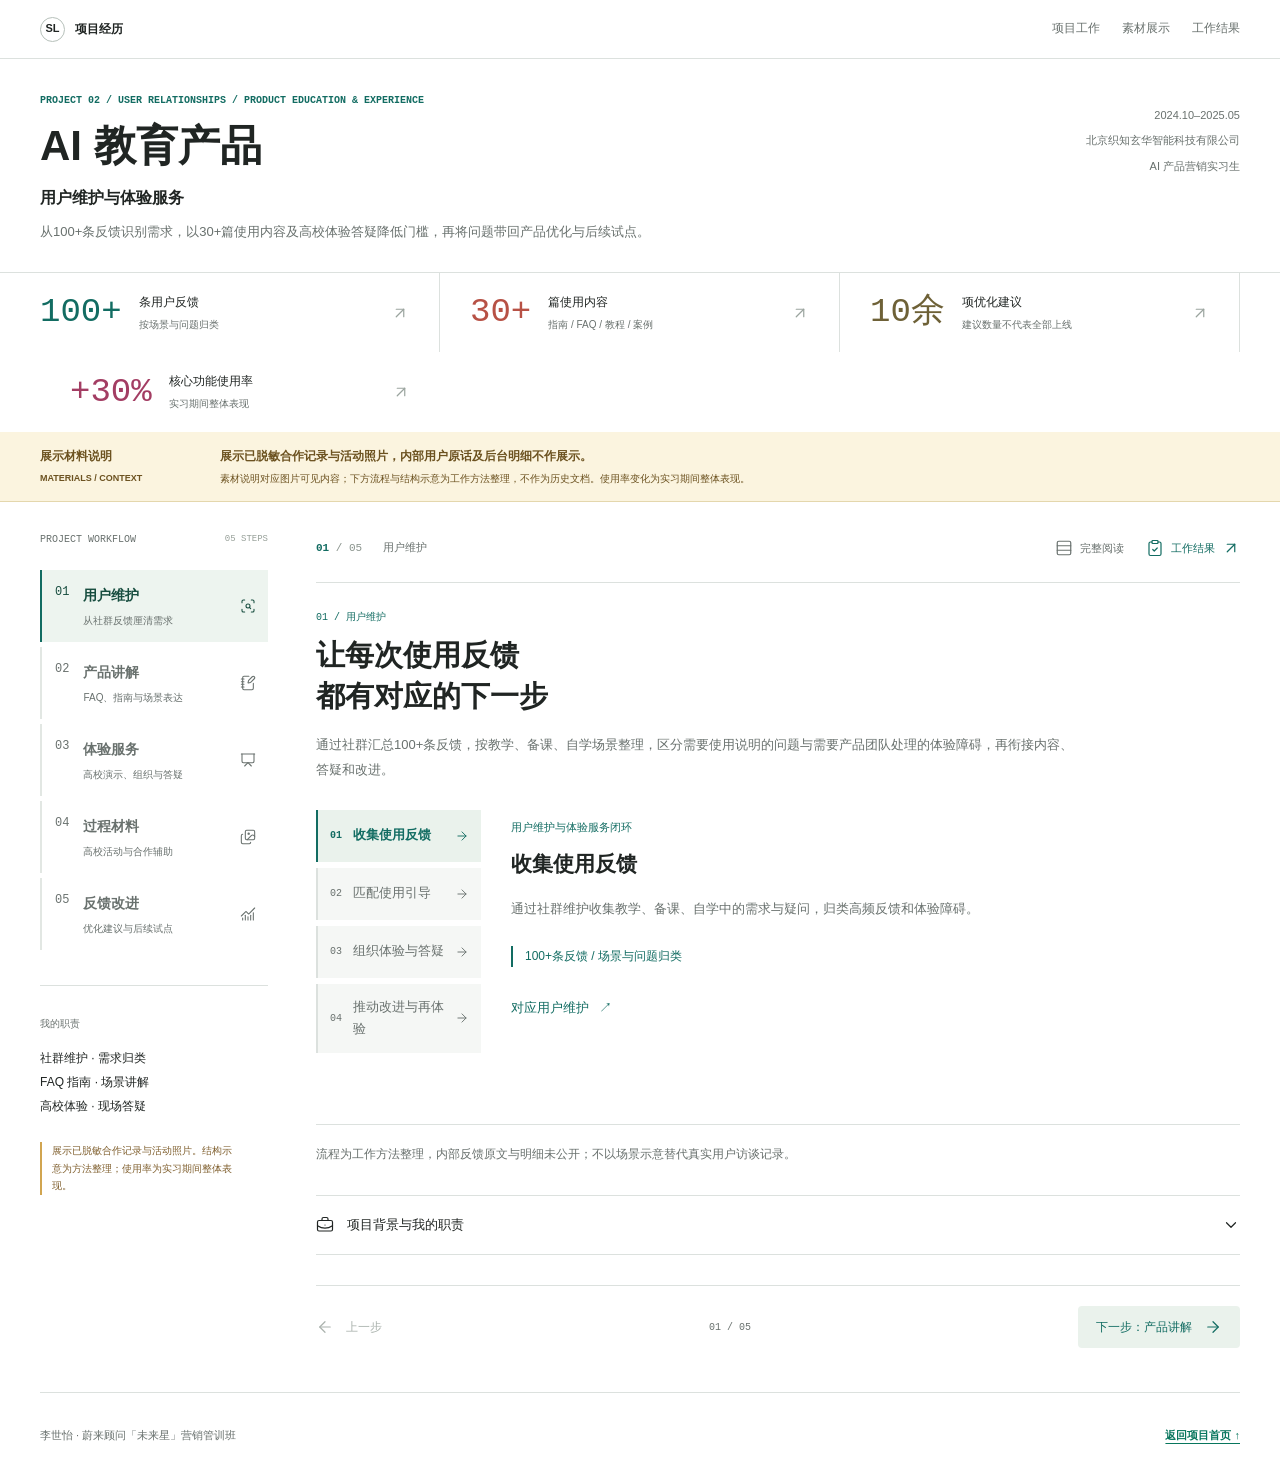
<file: docs/projects/ai-education-partnership/case_study.html>
<!doctype html>
<html lang="zh-CN">
<head>
  <meta charset="UTF-8">
  <meta name="viewport" content="width=device-width, initial-scale=1">
  <meta name="description" content="AI教育产品用户维护与体验服务：从100+条反馈识别需求，以30+篇使用内容及高校体验答疑降低门槛，再将问题带回产品优化与后续试点。">
  <title>AI 教育产品用户维护与体验服务 | 李世怡 · 蔚来顾问「未来星」</title>
  <style>
    :root {
      --ink: #202e2a; --forest: #163c32; --green: #08765d; --blue: #245bd0;
      --pink: #b23768; --gold: #996014; --yellow: #ffe083; --muted: #5c6c66;
      --line: #d8e1dc; --soft: #f3f6f4; --paper: #fff;
    }
    * { box-sizing: border-box; }
    html { scroll-behavior: smooth; scroll-padding-top: 88px; }
    body { margin: 0; color: var(--ink); background: var(--paper); font: 16px/1.75 Inter, -apple-system, BlinkMacSystemFont, "Segoe UI", "PingFang SC", "Microsoft YaHei", sans-serif; letter-spacing: 0; }
    h1, h2, h3, h4, p, figure { margin: 0; }
    h1, h2, h3, h4 { line-height: 1.4; letter-spacing: 0; text-wrap: balance; }
    p { overflow-wrap: anywhere; }
    a { color: inherit; text-underline-offset: 4px; }
    img { display: block; max-width: 100%; height: auto; }
    button { font: inherit; cursor: pointer; touch-action: manipulation; }
    button, a { -webkit-tap-highlight-color: transparent; }
    [hidden] { display: none !important; }
    :focus-visible { outline: 3px solid var(--pink); outline-offset: 5px; }
    .mono { font-family: "SFMono-Regular", Consolas, monospace; font-variant-numeric: tabular-nums; }
    .wrap { width: min(1180px, calc(100% - 64px)); margin-inline: auto; }
    .skip-link { position: fixed; z-index: 100; top: 8px; left: 12px; transform: translateY(-150%); padding: 8px 12px; background: #fff; }
    .skip-link:focus { transform: none; }
    .topbar { position: sticky; top: 0; z-index: 30; min-height: 64px; display: flex; align-items: center; justify-content: space-between; gap: 24px; padding: 0 max(32px, calc((100% - 1180px) / 2)); background: #163c32fa; color: #fff; border-bottom: 1px solid #ffffff26; }
    .brand { display: inline-flex; align-items: center; gap: 10px; text-decoration: none; font-size: 13px; font-weight: 700; white-space: nowrap; }
    .brand-mark { display: grid; place-items: center; width: 28px; height: 28px; border: 1px solid #ffffff80; border-radius: 50%; font-size: 11px; }
    .topnav { display: flex; gap: 22px; overflow: auto; scrollbar-width: none; }
    .topnav::-webkit-scrollbar { display: none; }
    .topnav a { display: inline-flex; align-items: center; flex-shrink: 0; min-height: 44px; color: #d1e2da; font-size: 12px; text-decoration: none; border-bottom: 2px solid transparent; }
    .topnav a:hover, .topnav a[aria-current="location"] { color: #fff; border-bottom-color: var(--yellow); }
    .topnav .privacy-link { color: var(--yellow); font-weight: 750; }
    .hero { position: relative; isolation: isolate; color: #fff; background: var(--forest); }
    .hero::before { content: ""; position: absolute; inset: 0; z-index: -1; background: linear-gradient(90deg, #102b24fa 0%, #102b24ec 43%, #102b2460 75%, #102b2438 100%), url("../../works/covers/ai-partnership.jpg") center / cover no-repeat; }
    .hero-inner { padding-block: 64px 54px; }
    .eyebrow { color: #ffdf8a; font-size: 11px; font-weight: 750; margin-bottom: 22px; }
    h1 { max-width: 790px; font-size: 56px; font-weight: 850; line-height: 1.22; }
    .hero-copy { max-width: 630px; margin-top: 25px; color: #e2eee7; font-size: 17px; line-height: 1.9; }
    .hero-meta { display: flex; flex-wrap: wrap; gap: 8px 24px; margin-top: 30px; color: #e0e9e3; font-size: 12px; }
    .hero-meta span { padding-left: 10px; border-left: 2px solid #ffdf8a; }
    .hero-foot { display: flex; justify-content: space-between; align-items: center; gap: 24px; margin-top: 38px; padding-top: 20px; border-top: 1px solid #ffffff40; }
    .hero-foot p { color: #d1e2da; font-size: 12px; }
    .hero-foot a { display: inline-flex; gap: 18px; align-items: center; min-height: 44px; color: #ffdf8a; font-size: 13px; font-weight: 700; text-decoration: none; }
    .confidential { background: var(--yellow); color: #362807; border-bottom: 1px solid #d9b759; scroll-margin-top: 0; }
    .confidential-inner { display: grid; grid-template-columns: 220px 1fr; gap: 40px; padding-block: 25px; align-items: center; }
    .confidential-label { display: block; font-size: 19px; line-height: 1.4; }
    .confidential-label small { display: block; margin-top: 7px; font-size: 10px; font-weight: 650; }
    .confidential-copy strong { display: block; font-size: 16px; }
    .confidential-copy p { margin-top: 5px; font-size: 12px; }
    .band { border-bottom: 1px solid var(--line); }
    .band.soft { background: var(--soft); }
    .section { padding-block: 76px; scroll-margin-top: 16px; }
    .section-head { display: grid; grid-template-columns: minmax(0, .85fr) minmax(0, 1.15fr); align-items: start; gap: 70px; margin-bottom: 36px; }
    .index { margin-bottom: 12px; color: var(--green); font-size: 11px; font-weight: 750; }
    h2 { font-size: 36px; font-weight: 800; }
    h3 { font-size: 21px; }
    .section-intro { padding-top: 3px; font-size: 15px; color: var(--muted); line-height: 1.95; }
    .section-intro p + p { margin-top: 12px; }
    .work-grid { display: grid; grid-template-columns: repeat(4, minmax(0, 1fr)); gap: 26px; }
    .work-item { --accent: var(--green); padding-top: 24px; border-top: 3px solid var(--accent); }
    .work-item:nth-child(2) { --accent: var(--blue); }
    .work-item:nth-child(3) { --accent: var(--pink); }
    .work-item:nth-child(4) { --accent: var(--gold); }
    .work-number { display: block; color: var(--accent); font: 42px/1.1 "SFMono-Regular", Consolas, monospace; margin-bottom: 19px; }
    .work-item p { margin-top: 12px; font-size: 13px; color: var(--muted); }
    .timeline { display: grid; grid-template-columns: repeat(4, minmax(0, 1fr)); gap: 22px; padding: 0; margin: 0; list-style: none; }
    .stage { --accent: var(--green); position: relative; min-width: 0; padding-top: 29px; }
    .stage:nth-child(2) { --accent: var(--blue); }
    .stage:nth-child(3) { --accent: var(--pink); }
    .stage:nth-child(4) { --accent: var(--gold); }
    .stage::before { content: ""; position: absolute; top: 0; left: 0; right: -22px; height: 3px; background: var(--accent); }
    .stage:last-child::before { right: 0; }
    .stage:not(:last-child)::after { content: "→"; position: absolute; top: -18px; right: -18px; color: var(--accent); background: var(--soft); font-size: 23px; padding-inline: 4px; }
    .stage-top { display: flex; align-items: center; justify-content: space-between; gap: 14px; color: var(--accent); }
    .stage-top strong { font: 48px/1 "SFMono-Regular", Consolas, monospace; }
    .stage-top span { font-size: 10px; font-weight: 750; }
    .stage h3 { font-size: 20px; margin-top: 22px; min-height: 57px; }
    .stage p { min-height: 80px; margin-top: 12px; color: var(--muted); font-size: 13px; }
    .stage-output { min-height: 88px; padding-block: 17px; margin-top: 16px; border-top: 1px solid var(--line); }
    .stage-output small { display: block; font-size: 10px; color: var(--muted); margin-bottom: 5px; }
    .stage-output strong { display: block; font-size: 12px; font-weight: 650; }
    .stage a { display: inline-flex; min-height: 44px; align-items: center; gap: 14px; font-size: 12px; color: var(--accent); text-decoration: none; border-bottom: 1px solid currentColor; }
    .stage a:hover { background: #e5ece8; }
    .collaboration-map { display: grid; grid-template-columns: minmax(0, .8fr) minmax(0, 1fr) minmax(0, 1.25fr); gap: 62px; align-items: center; padding-block: 24px; }
    .partner { position: relative; border-block: 2px solid var(--blue); padding-block: 27px; }
    .map-label { display: block; color: var(--blue); font-size: 10px; font-weight: 750; margin-bottom: 14px; }
    .partner h3 { font-size: 24px; }
    .partner p { color: var(--muted); font-size: 13px; margin-top: 12px; }
    .partner::after { content: "⇄"; position: absolute; right: -46px; top: 50%; transform: translateY(-50%); color: var(--green); font-size: 25px; }
    .my-role { position: relative; padding: 30px 26px; background: var(--forest); color: #fff; border-radius: 4px; }
    .my-role .map-label { color: #a7e6c8; }
    .my-role h3 { font-size: 25px; line-height: 1.5; }
    .my-role ul { list-style: none; margin: 22px 0 0; padding: 0; color: #d8e9df; font-size: 13px; }
    .my-role li { padding-block: 8px; border-top: 1px solid #ffffff2b; }
    .my-role::after { content: ""; position: absolute; width: 31px; height: 1px; right: -31px; top: 50%; background: #95aea0; }
    .teams { display: grid; gap: 12px; position: relative; }
    .teams::before { content: ""; position: absolute; left: -32px; top: 47px; bottom: 47px; border-left: 1px solid #95aea0; }
    .team { --accent: var(--blue); position: relative; display: grid; grid-template-columns: 35px 1fr; gap: 12px; min-height: 94px; align-items: center; padding: 15px 18px; background: var(--soft); border-left: 3px solid var(--accent); }
    .team:nth-child(2) { --accent: var(--green); }
    .team:nth-child(3) { --accent: var(--pink); }
    .team:nth-child(4) { --accent: var(--gold); }
    .team::before { content: ""; position: absolute; left: -32px; width: 29px; top: 50%; height: 1px; background: #95aea0; }
    .team > span { color: var(--accent); font-size: 12px; }
    .team h4 { font-size: 15px; }
    .team p { color: var(--muted); font-size: 12px; margin-top: 4px; }
    .map-note { margin-top: 22px; padding-top: 19px; border-top: 1px solid var(--line); color: var(--muted); font-size: 12px; }
    .followup-table { border-top: 2px solid var(--ink); }
    .followup-row { display: grid; grid-template-columns: .65fr 1.2fr 1.15fr; gap: 36px; align-items: baseline; padding: 23px 0; border-bottom: 1px solid var(--line); }
    .followup-row.header { padding-block: 12px; font-size: 11px; color: var(--muted); }
    .followup-row h3 { font-size: 16px; }
    .followup-row h3 span { font-size: 11px; color: var(--green); margin-right: 10px; }
    .followup-row p { font-size: 13px; color: var(--muted); }
    .followup-row p:last-child { color: var(--ink); }
    .followup-label { display: none; }
    .records { display: grid; grid-template-columns: repeat(3, minmax(0, 1fr)); gap: 30px; margin-top: 32px; }
    .record { padding-top: 16px; border-top: 3px solid var(--green); }
    .record:nth-child(2) { border-top-color: var(--blue); }
    .record:nth-child(3) { border-top-color: var(--pink); }
    .record h4 { font-size: 15px; }
    .record p { margin-top: 7px; font-size: 12px; color: var(--muted); }
    .evidence-notice { display: flex; align-items: baseline; gap: 24px; padding: 17px 22px; margin-bottom: 32px; color: #362807; background: var(--yellow); border-left: 4px solid #ae790b; }
    .evidence-notice strong { flex-shrink: 0; font-size: 14px; }
    .evidence-notice p { font-size: 12px; }
    .evidence-grid { display: grid; grid-template-columns: repeat(6, minmax(0, 1fr)); gap: 38px 26px; }
    .evidence { grid-column: span 2; min-width: 0; scroll-margin-top: 108px; }
    .evidence:nth-child(-n+2) { grid-column: span 3; }
    .evidence:target { outline: 3px solid var(--green); outline-offset: 10px; }
    .evidence-heading { display: flex; align-items: baseline; justify-content: space-between; gap: 12px; padding-bottom: 12px; }
    .evidence-heading span { font-size: 12px; color: var(--green); font-weight: 750; }
    .evidence-heading time { font-size: 11px; color: var(--muted); }
    .evidence-frame { display: block; position: relative; aspect-ratio: 4 / 3; overflow: hidden; background: #eef0ef; border: 1px solid var(--line); cursor: zoom-in; }
    .evidence:nth-child(-n+2) .evidence-frame { aspect-ratio: 1.9 / 1; }
    .evidence-frame img { width: 100%; height: 100%; object-fit: contain; }
    .evidence-frame:hover { outline: 3px solid var(--green); outline-offset: -3px; }
    .evidence figcaption { margin-top: 16px; padding-top: 15px; border-top: 1px solid var(--line); }
    .evidence figcaption strong { display: block; font-size: 16px; }
    .evidence figcaption p { font-size: 12px; color: var(--muted); margin-top: 7px; }
    .outcomes-band { color: #fff; background: var(--forest); }
    .outcomes-band .index { color: #a7e6c8; }
    .outcomes-band .section-intro { color: #d1e2d9; }
    .outcome-grid { display: grid; grid-template-columns: repeat(3, minmax(0, 1fr)); border-block: 1px solid #ffffff42; }
    .outcome { padding: 30px 28px; }
    .outcome:first-child { padding-left: 0; }
    .outcome + .outcome { border-left: 1px solid #ffffff42; }
    .outcome span { font-size: 10px; color: #ffdf8a; }
    .outcome h3 { font-size: 23px; margin-top: 26px; }
    .outcome p { font-size: 13px; margin-top: 12px; color: #d1e2d9; }
    .signing-evidence { width: min(820px, 100%); margin: 32px auto 0; }
    .signing-evidence .evidence-frame { aspect-ratio: 1188 / 573; border-color: #ffffff42; }
    .signing-evidence figcaption { padding-top: 14px; }
    .signing-evidence figcaption strong { font-size: 16px; }
    .signing-evidence figcaption p { margin-top: 4px; color: #d1e2d9; font-size: 13px; }
    .contribution { display: flex; gap: 26px; margin-top: 30px; align-items: baseline; }
    .contribution strong { flex-shrink: 0; color: #ffdf8a; font-size: 13px; }
    .contribution p { color: #d1e2d9; font-size: 13px; }
    .footer { padding-block: 26px; color: var(--muted); font-size: 11px; }
    .footer .wrap { display: flex; align-items: center; justify-content: space-between; gap: 20px; }
    .footer a { display: inline-flex; align-items: center; min-height: 44px; color: var(--green); font-weight: 700; }
    .lightbox { width: min(1320px, calc(100% - 40px)); max-width: none; height: min(920px, calc(100dvh - 40px)); max-height: none; margin: auto; padding: 0; border: 1px solid #ffffff4a; border-radius: 6px; background: #172a23; color: #fff; }
    .lightbox::backdrop { background: #081510e8; }
    .lightbox[open] { display: grid; grid-template-rows: auto auto minmax(0, 1fr) auto; }
    .lightbox-head { display: flex; align-items: center; justify-content: space-between; gap: 18px; padding: 12px 18px; }
    .lightbox-head h2 { font-size: 16px; }
    .icon-button { display: grid; place-items: center; width: 44px; height: 44px; flex-shrink: 0; padding: 0; border: 1px solid #ffffff55; border-radius: 4px; background: transparent; color: #fff; font-size: 25px; }
    .icon-button:hover:not(:disabled) { background: #ffffff20; }
    .icon-button:disabled { opacity: .3; cursor: default; }
    .lightbox-disclosure { padding: 8px 18px; color: #362807; background: var(--yellow); font-size: 12px; font-weight: 650; }
    .lightbox-visual { min-height: 0; display: grid; place-items: center; padding: 14px; }
    .lightbox-visual img { width: 100%; height: 100%; min-height: 0; object-fit: contain; }
    .lightbox-footer { display: grid; grid-template-columns: 44px minmax(0, 1fr) 44px; gap: 18px; align-items: center; padding: 12px 18px; border-top: 1px solid #ffffff30; }
    .lightbox-caption { min-width: 0; text-align: center; }
    .lightbox-caption p { color: #d1e2d9; font-size: 12px; }
    .lightbox-caption a { display: inline-flex; align-items: center; min-height: 32px; font-size: 11px; color: #ffdf8a; }
    @media (max-width: 1000px) {
      h1 { font-size: 48px; max-width: 720px; } h2 { font-size: 32px; }
      .topnav { gap: 16px; } .brand { font-size: 12px; }
      .section-head { gap: 36px; }
      .confidential-inner { grid-template-columns: 190px 1fr; gap: 26px; }
      .work-grid { gap: 22px; } .work-item h3 { font-size: 19px; }
      .timeline { gap: 18px; } .stage::before { right: -18px; }
      .stage h3 { font-size: 18px; min-height: 51px; } .stage p { min-height: 104px; }
      .collaboration-map { gap: 42px; } .partner::after { right: -34px; }
      .my-role { padding: 24px 20px; } .my-role h3 { font-size: 22px; }
      .my-role::after { right: -21px; width: 21px; } .teams::before { left: -22px; }
      .team { padding-inline: 14px; grid-template-columns: 24px 1fr; gap: 8px; }
      .team::before { width: 19px; left: -22px; }
      .evidence-grid { gap: 30px 22px; } .evidence { grid-column: span 3; }
      .outcome h3 { font-size: 21px; } .outcome { padding-inline: 20px; }
    }
    @media (max-width: 760px) {
      html { scroll-padding-top: 104px; }
      .wrap { width: calc(100% - 36px); }
      .topbar { flex-direction: column; align-items: stretch; gap: 0; padding: 12px 18px 0; }
      .brand { font-size: 12px; } .brand-mark { width: 24px; height: 24px; }
      .topnav { width: 100%; gap: 21px; } .topnav a { font-size: 11px; }
      .hero-inner { padding-block: 38px 28px; }
      .hero::before { background-image: linear-gradient(90deg, #102b24ef 0%, #102b24e0 50%, #102b2490 100%), url("../../works/covers/ai-partnership.jpg"); background-position: center, 62% center; }
      h1 { font-size: 34px; line-height: 1.3; }
      .eyebrow { font-size: 10px; margin-bottom: 16px; }
      .hero-copy { font-size: 14px; margin-top: 20px; }
      .hero-meta { margin-top: 20px; gap: 8px 18px; font-size: 10px; }
      .hero-foot { margin-top: 25px; padding-top: 12px; gap: 16px; }
      .hero-foot p { max-width: 190px; font-size: 10px; } .hero-foot a { font-size: 11px; gap: 8px; flex-shrink: 0; }
      .confidential-inner { grid-template-columns: 1fr; padding-block: 21px; gap: 12px; }
      .confidential-label { font-size: 18px; }
      .confidential-label small { display: none; }
      .confidential-copy strong { font-size: 14px; } .confidential-copy p { font-size: 11px; }
      .section { padding-block: 50px; }
      .section-head { grid-template-columns: 1fr; gap: 18px; margin-bottom: 28px; }
      .section-intro { font-size: 14px; } h2 { font-size: 29px; }
      .index { font-size: 10px; margin-bottom: 10px; }
      .work-grid { grid-template-columns: repeat(2, minmax(0, 1fr)); gap: 28px 24px; }
      .work-item { padding-top: 17px; } .work-number { font-size: 33px; margin-bottom: 12px; }
      .work-item h3 { font-size: 19px; } .work-item p { font-size: 12px; margin-top: 8px; }
      .timeline { grid-template-columns: 1fr; gap: 0; }
      .stage { padding: 0 0 30px 63px; margin-left: 9px; border-left: 2px solid var(--accent); }
      .stage:last-child { padding-bottom: 0; }
      .stage::before { display: none; }
      .stage:not(:last-child)::after { content: "↓"; left: -11px; right: auto; top: auto; bottom: 5px; padding: 0; font-size: 22px; }
      .stage-top strong { position: absolute; left: 15px; top: 3px; font-size: 25px; }
      .stage-top span { font-size: 10px; }
      .stage h3 { margin-top: 7px; font-size: 20px; min-height: 0; }
      .stage p { min-height: 0; margin-top: 10px; font-size: 13px; }
      .stage-output { min-height: 0; padding-block: 12px 0; margin-top: 12px; }
      .stage a { margin-top: 8px; font-size: 11px; }
      .collaboration-map { grid-template-columns: 1fr; gap: 38px; padding: 0; }
      .partner { padding-block: 19px; } .partner h3 { font-size: 23px; }
      .map-label { margin-bottom: 10px; }
      .partner::after { content: "↕"; top: auto; bottom: -36px; left: 28px; right: auto; transform: none; }
      .my-role { padding: 24px; } .my-role h3 { font-size: 24px; }
      .my-role h3 br { display: none; }
      .my-role ul { display: flex; flex-wrap: wrap; gap: 8px 22px; margin-top: 15px; }
      .my-role li { font-size: 12px; }
      .my-role::after { top: 100%; right: auto; left: 40px; width: 1px; height: 38px; }
      .teams { margin-left: 62px; }
      .teams::before { top: 0; left: -22px; bottom: 47px; }
      .team { grid-template-columns: 25px 1fr; min-height: 94px; padding: 15px 13px; }
      .team h4 { font-size: 14px; } .team p { font-size: 11px; }
      .map-note { margin-top: 25px; font-size: 11px; }
      .followup-row { grid-template-columns: 1fr; gap: 10px; padding-block: 22px; }
      .followup-row.header { display: none; }
      .followup-row p { display: grid; grid-template-columns: 68px 1fr; gap: 15px; font-size: 12px; }
      .followup-label { display: inline; color: var(--muted); font-size: 11px; }
      .records { grid-template-columns: 1fr; gap: 20px; }
      .record { display: grid; grid-template-columns: 100px 1fr; gap: 18px; }
      .record h4 { font-size: 14px; } .record p { margin: 0; }
      .evidence-notice { display: block; padding: 15px 17px; margin-bottom: 27px; }
      .evidence-notice p { margin-top: 6px; font-size: 11px; }
      .evidence-grid { grid-template-columns: 1fr; gap: 30px; }
      .evidence, .evidence:nth-child(-n+2) { grid-column: auto; }
      .evidence-heading { padding-bottom: 9px; }
      .evidence figcaption { margin-top: 12px; padding-top: 12px; }
      .outcome-grid { grid-template-columns: 1fr; }
      .outcome, .outcome:first-child { padding: 23px 0; }
      .outcome + .outcome { border-left: 0; border-top: 1px solid #ffffff42; }
      .outcome h3 { margin-top: 10px; font-size: 23px; } .outcome p { margin-top: 8px; }
      .contribution { display: block; margin-top: 25px; } .contribution p { margin-top: 10px; font-size: 12px; }
      .footer .wrap { flex-direction: column; align-items: flex-start; gap: 5px; }
      .lightbox { width: calc(100% - 16px); height: calc(100dvh - 24px); }
      .lightbox-head { padding: 10px 12px; gap: 12px; } .lightbox-head h2 { font-size: 14px; }
      .lightbox-disclosure { padding: 8px 12px; font-size: 11px; }
      .lightbox-visual { padding: 8px; }
      .lightbox-footer { gap: 10px; padding: 12px; } .lightbox-caption p { font-size: 11px; }
    }
    @media (prefers-reduced-motion: reduce) { html { scroll-behavior: auto; } }
  </style>
  <link rel="stylesheet" href="../ai-news-dashboard/case-study-workspace.css">
  <link rel="stylesheet" href="../project-workspace.css">
  <link rel="stylesheet" href="../market-workspace.css">
</head>
<body>
  <a class="skip-link" href="#overview">跳至项目内容</a>
  <header class="topbar">
    <a class="brand" href="../../index.html" aria-label="返回作品集首页"><span class="brand-mark">SL</span><span>李世怡 · 蔚来顾问「未来星」</span></a>
    <nav class="topnav" aria-label="页面导航">
      <a href="#journey">用户需求</a><a href="#followup">使用引导</a><a href="#collaboration">体验服务</a><a href="#evidence">过程材料</a><a href="#outcome">结果与迭代</a><a class="privacy-link" href="#confidential">材料说明</a>
    </nav>
  </header>
  <main>
    <section class="hero" aria-labelledby="project-title">
      <div class="wrap hero-inner">
        <p class="eyebrow">PROJECT 02 / USER RELATIONSHIP · AI EDUCATION</p>
        <h1 id="project-title">AI 教育产品<br>用户维护与体验服务</h1>
        <p class="hero-copy">从100+条反馈识别需求，以30+篇使用内容及高校体验答疑降低门槛，再将问题带回产品优化与后续试点。</p>
        <div class="hero-meta"><span>2024.10–2025.05</span><span>北京织知玄华智能科技有限公司</span><span>AI 产品营销实习生</span></div>
        <div class="hero-foot"><p>用户维护 / 产品讲解 / 体验答疑 / 反馈改进</p><a href="#journey">查看服务闭环 <span aria-hidden="true">↓</span></a></div>
      </div>
    </section>
    <aside class="confidential" id="confidential" aria-labelledby="confidential-title">
      <div class="wrap confidential-inner">
        <strong class="confidential-label" id="confidential-title">展示材料说明<small>MATERIALS / CONTEXT</small></strong>
        <div class="confidential-copy"><strong>展示已脱敏合作记录与活动照片，内部用户原话及后台明细不作展示。</strong><p>素材说明对应图片可见内容；下方流程与结构示意为工作方法整理，不作为历史文档。使用率变化为实习期间整体表现。</p></div>
      </div>
    </aside>

    <div class="band">
      <section class="wrap section" id="overview" aria-labelledby="overview-title">
        <div class="section-head">
          <div><p class="index">01 / 背景与职责</p><h2 id="overview-title">从用户需要出发<br>把体验服务接起来</h2></div>
          <div class="section-intro"><p>高校用户在教学、备课和自学中的任务不同，产品讲解需要回应具体需求，使用引导也要跟上首次体验中的疑问。</p><p>我将社群维护、线上使用引导与高校体验答疑衔接起来，再汇总行为和反馈，支持产品改进及后续试点；同时协助东南亚合作需求与分工对接。</p></div>
        </div>
        <div class="work-grid">
          <article class="work-item"><span class="work-number">01</span><h3>社群用户维护</h3><p>整理100+条反馈，围绕海外及内地高校的教学、备课、自学需求，识别高频问题与体验障碍。</p></article>
          <article class="work-item"><span class="work-number">02</span><h3>产品讲解与引导</h3><p>从0到1建设公众号，输出30+篇指南、FAQ、功能教程及场景案例，降低理解与使用门槛。</p></article>
          <article class="work-item"><span class="work-number">03</span><h3>高校体验服务</h3><p>安排宣讲和体验流程，协同准备演示、FAQ及教师案例，组织现场并解答使用问题。</p></article>
          <article class="work-item"><span class="work-number">04</span><h3>反馈与试点衔接</h3><p>结合用户行为和师生反馈，提出10余项优化建议，支持产品改进及后续高校试点。</p></article>
        </div>
      </section>
    </div>

    <div class="band soft">
      <section class="wrap section" id="journey" aria-labelledby="journey-title">
        <div class="section-head">
          <div><p class="index">02 / 用户需求与服务链路</p><h2 id="journey-title">让每次使用反馈<br>都有对应的下一步</h2></div>
          <p class="section-intro">通过社群汇总100+条反馈，按教学、备课、自学场景整理，区分需要使用说明的问题与需要产品团队处理的体验障碍，再衔接内容、答疑和改进。</p>
        </div>
        <ol class="timeline" aria-label="四阶段用户维护与体验服务闭环">
          <li class="stage"><div class="stage-top"><strong>01</strong><span>LISTEN</span></div><h3>收集使用反馈</h3><p>通过社群维护收集教学、备课、自学中的需求与疑问，归类高频反馈和体验障碍。</p><div class="stage-output"><small>已有工作</small><strong>100+条反馈 / 场景与问题归类</strong></div><a href="#overview">对应用户维护 <span aria-hidden="true">↗</span></a></li>
          <li class="stage"><div class="stage-top"><strong>02</strong><span>DEFINE</span></div><h3>匹配使用引导</h3><p>将高频需求对应到核心功能，用具体任务和操作步骤解释产品价值，形成指南、FAQ及场景案例。</p><div class="stage-output"><small>方法整理</small><strong>用户任务 → 功能说明 → 操作引导</strong></div><a href="#followup">查看内容结构 <span aria-hidden="true">↗</span></a></li>
          <li class="stage"><div class="stage-top"><strong>03</strong><span>COMMUNICATE</span></div><h3>组织体验与答疑</h3><p>线上内容供用户查阅，线下围绕产品演示与体验解答问题，记录新的疑问并同步相关团队。</p><div class="stage-output"><small>已有产出</small><strong>30+篇内容 / 宣讲与体验材料</strong></div><a href="#collaboration">查看体验组织 <span aria-hidden="true">↗</span></a></li>
          <li class="stage"><div class="stage-top"><strong>04</strong><span>ITERATE</span></div><h3>推动改进与再体验</h3><p>结合用户行为及师生反馈，形成优化建议并提交团队，补充使用说明，支持后续高校试点。</p><div class="stage-output"><small>已有工作</small><strong>10余项优化建议 / 后续试点支持</strong></div><a href="#outcome">查看结果与迭代 <span aria-hidden="true">↗</span></a></li>
        </ol>
        <p class="map-note">流程为工作方法整理，内部反馈原文与明细未公开；不以场景示意替代真实用户访谈记录。</p>
      </section>
    </div>

    <div class="band soft">
      <section class="wrap section" id="followup" aria-labelledby="followup-title">
        <div class="section-head">
          <div><p class="index">03 / 产品讲解与使用引导</p><h2 id="followup-title">讲清产品价值<br>也帮助用户开始使用</h2></div>
          <p class="section-intro">从0到1建设产品公众号，围绕实际应用输出30+篇指南、FAQ、功能教程及场景案例，让用户理解核心功能，并将线上内容与现场讲解相衔接。</p>
        </div>
        <div class="followup-table" role="table" aria-label="内容类型与我的工作">
          <div class="followup-row header" role="row"><span role="columnheader">内容类型</span><span role="columnheader">回应的用户需求</span><span role="columnheader">我的工作与结构</span></div>
          <div class="followup-row" role="row"><h3 role="rowheader"><span class="mono">01</span>产品介绍与指南</h3><p role="cell"><span class="followup-label">用户需求</span><span>初次接触产品，希望了解适用任务及如何开始使用。</span></p><p role="cell"><span class="followup-label">我的工作</span><span>按照应用场景、入口和首次操作组织公众号说明，把产品功能转为用户可理解的使用方式。</span></p></div>
          <div class="followup-row" role="row"><h3 role="rowheader"><span class="mono">02</span>功能教程</h3><p role="cell"><span class="followup-label">用户需求</span><span>已有具体任务，需要知道输入要求、关键步骤及结果查看方式。</span></p><p role="cell"><span class="followup-label">我的工作</span><span>将操作拆成可理解的步骤，协同核对产品信息，使线上教程与现场演示保持一致。</span></p></div>
          <div class="followup-row" role="row"><h3 role="rowheader"><span class="mono">03</span>FAQ 与现场答疑</h3><p role="cell"><span class="followup-label">用户需求</span><span>重复出现的使用疑问，需要可查阅、已确认的说明。</span></p><p role="cell"><span class="followup-label">我的工作</span><span>归类高频问题，准备FAQ；现场负责答疑，待确认问题记录后交由相关团队核查。</span></p></div>
          <div class="followup-row" role="row"><h3 role="rowheader"><span class="mono">04</span>场景案例与课程材料</h3><p role="cell"><span class="followup-label">用户需求</span><span>希望理解功能如何用于教学、备课或自学，而不仅是知道功能名称。</span></p><p role="cell"><span class="followup-label">我的工作</span><span>输出场景内容，协同准备教师案例与课程材料，以任务、操作及结果串起产品价值。</span></p></div>
        </div>
        <div class="records" aria-label="内容与资料衔接">
          <article class="record"><h4>线上持续查阅</h4><p>公众号提供指南、FAQ、教程及案例，让用户在体验前后都能查阅使用说明。</p></article>
          <article class="record"><h4>线下演示与体验</h4><p>演示、FAQ和教师案例支持高校宣讲及产品体验，现场解答操作疑问并记录新问题。</p></article>
          <article class="record"><h4>反馈补充内容</h4><p>将可通过说明解决的问题补入资料，需要产品改进的事项提交团队跟进。</p></article>
        </div>
        <p class="map-note">上述结构为内容组织方法整理，非内部原始文档。30+篇包括指南、FAQ、教程与案例，不重复统计为不同项目产出。</p>
      </section>
    </div>

    <div class="band">
      <section class="wrap section" id="collaboration" aria-labelledby="collaboration-title">
        <div class="section-head">
          <div><p class="index">04 / 高校体验与协作</p><h2 id="collaboration-title">把体验准备做细<br>把使用问题接住</h2></div>
          <p class="section-intro">对接高校宣讲与产品体验，安排流程并负责现场组织和使用答疑；将师生反馈同步产品、业务团队。东南亚合作作为辅助工作，侧重需求、分工及交接跟进。</p>
        </div>
        <div class="collaboration-map" aria-label="高校用户需求通过体验服务与沟通协调，连接产品、业务及合作团队">
          <article class="partner"><span class="map-label">USERS / PARTNERS</span><h3>高校师生与用户</h3><p>教学、备课与自学场景<br>产品体验与使用疑问</p></article>
          <article class="my-role"><span class="map-label">MY CONTRIBUTION / 我的工作</span><h3>体验组织<br>与服务衔接</h3><ul><li>演示资料准备与流程安排</li><li>现场组织、答疑与问题记录</li><li>用户反馈与后续待办同步</li></ul></article>
          <div class="teams">
            <article class="team"><span class="mono">01</span><div><h4>高校对接与活动安排</h4><p>确认宣讲体验需求及流程，协调演示准备，负责现场答疑并记录师生反馈。</p></div></article>
            <article class="team"><span class="mono">02</span><div><h4>产品团队与资料核对</h4><p>协同准备产品演示、FAQ、教师案例及课程材料，核对功能说明并同步使用问题。</p></div></article>
            <article class="team"><span class="mono">03</span><div><h4>业务团队与执行协作</h4><p>同步宣传材料、活动分工与执行安排，将现场问题和后续待办交由对应团队跟进。</p></div></article>
            <article class="team"><span class="mono">04</span><div><h4>东南亚合作与项目交接</h4><p>协助明确合作需求和双方分工，跟进协议签署与项目交接，支持合作各环节衔接。</p></div></article>
          </div>
        </div>
        <div class="records" aria-label="活动执行环节">
          <article class="record"><h4>会前：需求与材料</h4><p>对接高校需求，安排活动流程，协同确认演示内容及答疑资料。</p></article>
          <article class="record"><h4>现场：演示与答疑</h4><p>负责现场组织和使用答疑，结合师生反馈记录关注点及体验障碍。</p></article>
          <article class="record"><h4>会后：反馈与改进</h4><p>结合用户行为及师生反馈，提出10余项优化建议，支持产品改进及后续高校试点。</p></article>
        </div>
        <p class="map-note">东南亚合作为辅助协作事项：协助需求与分工确认、签署跟进及项目交接，最终合作条件与协议审批由相关负责人确认。</p>
      </section>
    </div>

    <div class="band">
      <section class="wrap section" id="evidence" aria-labelledby="evidence-title">
        <div class="section-head">
          <div><p class="index">05 / 过程材料</p><h2 id="evidence-title">高校活动与<br>合作推进材料</h2></div>
          <p class="section-intro">高校交流照片呈现体验活动背景，五份已脱敏记录补充说明合作协作过程。用户维护、使用引导和现场答疑是本项目主线，合作推进为辅助工作。</p>
        </div>
        <aside class="evidence-notice" aria-label="过程材料说明"><strong>沿用脱敏原图</strong><p>未新增披露信息。沟通、文件发送及照片不作为个人独立完成全部项目或营销指标的证明。</p></aside>
        <figure class="evidence" style="margin-bottom:36px" id="education-event"><div class="evidence-heading"><span class="mono">FIELD / UNIVERSITY</span><span>高校交流活动</span></div><a class="evidence-frame" href="../../works/covers/education-pilot.png" target="_blank" rel="noopener" aria-label="查看高校交流活动图片" title="查看图片"><img src="../../works/covers/education-pilot.png" alt="原网站保留的高校交流活动图片" loading="lazy"></a><figcaption><strong>高校宣讲与体验背景</strong><p>沿用原网站活动照片，展示高校交流场景；具体个人职责为材料准备、流程安排和现场答疑。</p></figcaption></figure>
        <div class="evidence-grid">
          <figure class="evidence" id="evidence-01"><div class="evidence-heading"><span class="mono">RECORD 01</span><time datetime="2025-01-14">2025.01.14</time></div><a class="evidence-frame" href="./assets/evidence-latest-01.jpg" target="_blank" rel="noopener" aria-label="查看初步信息同步图片" title="查看图片"><img src="./assets/evidence-latest-01.jpg" alt="已脱敏的初步信息同步记录，2025年1月14日" loading="lazy" width="1710" height="844"></a><figcaption><strong>初步信息同步</strong><p>同步已有合作信息，整理需要进一步确认的问题。</p></figcaption></figure>
          <figure class="evidence" id="evidence-02"><div class="evidence-heading"><span class="mono">RECORD 02</span><time datetime="2025-01-15">2025.01.15</time></div><a class="evidence-frame" href="./assets/evidence-latest-02.jpg" target="_blank" rel="noopener" aria-label="查看方案反馈与内部讨论图片" title="查看图片"><img src="./assets/evidence-latest-02.jpg" alt="已脱敏的方案反馈与内部讨论记录，2025年1月15日" loading="lazy" width="1569" height="765"></a><figcaption><strong>方案反馈与内部讨论</strong><p>围绕合作方案同步意见，跟进内部反馈。</p></figcaption></figure>
          <figure class="evidence" id="evidence-03"><div class="evidence-heading"><span class="mono">RECORD 03</span><time datetime="2025-02-05">2025.02.05</time></div><a class="evidence-frame" href="./assets/evidence-latest-03.jpg" target="_blank" rel="noopener" aria-label="查看合作事项沟通图片" title="查看图片"><img src="./assets/evidence-latest-03.jpg" alt="已脱敏的合作事项沟通记录，2025年2月5日" loading="lazy" width="1692" height="1336"></a><figcaption><strong>合作事项沟通</strong><p>整理商讨结果，汇总市场与后续合作相关意见。</p></figcaption></figure>
          <figure class="evidence" id="evidence-04"><div class="evidence-heading"><span class="mono">RECORD 04</span><time datetime="2025-02-20">2025.02.20</time></div><a class="evidence-frame" href="./assets/evidence-latest-04.jpg" target="_blank" rel="noopener" aria-label="查看文件核对与流程跟进图片" title="查看图片"><img src="./assets/evidence-latest-04.jpg" alt="已脱敏的文件发送与信息同步记录，2025年2月20日" loading="lazy" width="1688" height="942"></a><figcaption><strong>文件核对与流程跟进</strong><p>发送合作文件，同步待整理的信息与相关问题；发送记录不作为签署证明。</p></figcaption></figure>
          <figure class="evidence" id="evidence-05"><div class="evidence-heading"><span class="mono">RECORD 05</span><time datetime="2025-02-28">2025.02.28</time></div><a class="evidence-frame" href="./assets/evidence-latest-05.jpg" target="_blank" rel="noopener" aria-label="查看文件整理与信息同步图片" title="查看图片"><img src="./assets/evidence-latest-05.jpg" alt="已脱敏的文件整理、发送与存档记录，2025年2月28日" loading="lazy" width="1706" height="1238"></a><figcaption><strong>文件整理与信息同步</strong><p>整理并发送相关文件，配合查阅与存档。</p></figcaption></figure>
        </div>
      </section>
    </div>

    <div class="band outcomes-band">
      <section class="wrap section" id="outcome" aria-labelledby="outcome-title">
        <div class="section-head"><div><p class="index">06 / 结果与迭代</p><h2 id="outcome-title">从现场问题<br>回到产品与下一轮试点</h2></div><p class="section-intro">以社群反馈识别需求，用线上内容和高校体验降低使用门槛，再把用户行为与师生反馈带回产品团队，支持后续高校试点。</p></div>
        <div class="outcome-grid">
          <article class="outcome"><span>01 / PRODUCT USAGE</span><h3>核心功能使用率提升30%</h3><p>为实习期间整体核心功能使用率的相对提升；使用引导和体验活动是参与工作，不将该变化归因于单场活动或单篇内容。</p></article>
          <article class="outcome"><span>02 / FEEDBACK</span><h3>提出10余项优化建议</h3><p>结合用户行为与师生反馈，向相关团队提供改进建议；建议数量不代表全部已上线。</p></article>
          <article class="outcome"><span>03 / FOLLOW-UP</span><h3>支持后续高校试点</h3><p>将可通过说明解决的问题补入使用资料，将体验障碍同步相关团队，支持产品改进与后续高校试点推进。</p></article>
        </div>
        <figure class="signing-evidence">
          <a class="evidence-frame" href="./assets/06-signing.jpg" target="_blank" rel="noopener" aria-label="查看合作签约仪式现场图片" title="查看图片"><img src="./assets/06-signing.jpg" alt="原网站已脱敏的合作签约仪式现场合影" loading="lazy" width="1188" height="573"></a>
          <figcaption><strong>合作签约仪式现场</strong><p>呈现团队合作项目的阶段性结果；个人参与内容为需求及分工整理、签署跟进和交接支持。</p></figcaption>
        </figure>
        <div class="contribution"><strong>服务闭环</strong><p>社群100+条反馈 → 教学、备课、自学需求 → 30+篇使用引导 → 高校宣讲体验与现场答疑 → 用户行为及师生反馈 → 10余项优化建议 → 后续高校试点。</p></div>
        <div class="contribution"><strong>AI 与 SOP</strong><p>保留AI辅助整理信息和制作内容的方法：反馈分类、内容提纲与执行清单由AI协助，产品信息和发布内容经人工核对；可将材料准备、现场答疑及后续跟进沉淀为SOP。此处为工作方法整理。</p></div>
      </section>
    </div>
  </main>
  <footer class="footer"><div class="wrap"><span>李世怡 · 蔚来顾问「未来星」营销管训班</span><a href="../../index.html">返回项目首页 ↑</a></div></footer>

  <dialog class="lightbox" aria-labelledby="lightbox-title" aria-describedby="lightbox-disclosure">
    <header class="lightbox-head"><h2 id="lightbox-title">项目材料</h2><button class="icon-button" id="lightbox-close" type="button" aria-label="关闭大图" title="关闭大图" autofocus>×</button></header>
    <p class="lightbox-disclosure" id="lightbox-disclosure">已脱敏材料 · 未公开信息因保密要求不作展示</p>
    <div class="lightbox-visual"><img alt="" hidden></div>
    <footer class="lightbox-footer"><button class="icon-button" id="lightbox-prev" type="button" aria-label="上一张材料" title="上一张材料">←</button><div class="lightbox-caption" aria-live="polite"><p id="lightbox-caption"></p><a id="lightbox-original" target="_blank" rel="noopener">打开原图 ↗</a></div><button class="icon-button" id="lightbox-next" type="button" aria-label="下一张材料" title="下一张材料">→</button></footer>
  </dialog>
  <script>
    const lightbox = document.querySelector('.lightbox');
    const links = [...document.querySelectorAll('.evidence-frame')];
    const preview = lightbox.querySelector('img');
    const previous = document.querySelector('#lightbox-prev');
    const next = document.querySelector('#lightbox-next');
    let activeIndex = 0;
    let opener = null;
    let previousOverflow = '';

    function showImage(index) {
      activeIndex = index;
      const link = links[index];
      const figure = link.closest('figure');
      preview.src = link.href;
      preview.alt = link.querySelector('img').alt;
      preview.hidden = false;
      document.querySelector('#lightbox-title').textContent = figure.querySelector('figcaption strong').textContent;
      const detail = figure.querySelector('time')?.textContent || figure.querySelector('figcaption p').textContent;
      document.querySelector('#lightbox-caption').textContent = `${String(index + 1).padStart(2, '0')} / ${String(links.length).padStart(2, '0')} · ${detail}`;
      document.querySelector('#lightbox-original').href = link.href;
      previous.disabled = index === 0;
      next.disabled = index === links.length - 1;
    }

    // Image links remain usable when dialog support or JavaScript is unavailable.
    if (typeof lightbox.showModal === 'function') {
      links.forEach((link, index) => link.addEventListener('click', (event) => {
        if (event.ctrlKey || event.metaKey || event.shiftKey || event.altKey) return;
        event.preventDefault();
        opener = link;
        previousOverflow = document.body.style.overflow;
        showImage(index);
        lightbox.showModal();
        document.body.style.overflow = 'hidden';
      }));
    }
    document.querySelector('#lightbox-close').addEventListener('click', () => lightbox.close());
    previous.addEventListener('click', () => { if (activeIndex > 0) showImage(activeIndex - 1); });
    next.addEventListener('click', () => { if (activeIndex < links.length - 1) showImage(activeIndex + 1); });
    lightbox.addEventListener('keydown', (event) => {
      if (event.key === 'Tab') {
        const controls = [...lightbox.querySelectorAll('button:not(:disabled), a[href]')];
        const first = controls[0];
        const last = controls[controls.length - 1];
        if (event.shiftKey && document.activeElement === first) { event.preventDefault(); last.focus(); }
        else if (!event.shiftKey && document.activeElement === last) { event.preventDefault(); first.focus(); }
      }
      if (event.key === 'ArrowLeft' && activeIndex > 0) { event.preventDefault(); showImage(activeIndex - 1); }
      if (event.key === 'ArrowRight' && activeIndex < links.length - 1) { event.preventDefault(); showImage(activeIndex + 1); }
    });
    lightbox.addEventListener('click', (event) => {
      const box = lightbox.getBoundingClientRect();
      if (event.target === lightbox && (event.clientX < box.left || event.clientX > box.right || event.clientY < box.top || event.clientY > box.bottom)) lightbox.close();
    });
    lightbox.addEventListener('close', () => {
      document.body.style.overflow = previousOverflow;
      preview.hidden = true;
      preview.removeAttribute('src');
      if (opener) opener.focus({ preventScroll: true });
    });
    if ('IntersectionObserver' in window) {
      const navLinks = [...document.querySelectorAll('.topnav a')];
      const observer = new IntersectionObserver((entries) => {
        const visible = entries.filter(entry => entry.isIntersecting).sort((a, b) => a.boundingClientRect.top - b.boundingClientRect.top)[0];
        if (!visible) return;
        navLinks.forEach(link => {
          if (link.hash === '#' + visible.target.id) link.setAttribute('aria-current', 'location');
          else link.removeAttribute('aria-current');
        });
      }, { rootMargin: '-110px 0px -55% 0px' });
      navLinks.forEach(link => { const target = document.querySelector(link.hash); if (target) observer.observe(target); });
    }
  </script>
  <script src="../ai-news-dashboard/lucide.min.js"></script>
  <script src="../project-workspace.js" data-project="partnership"></script>
</body>
</html>
</file>
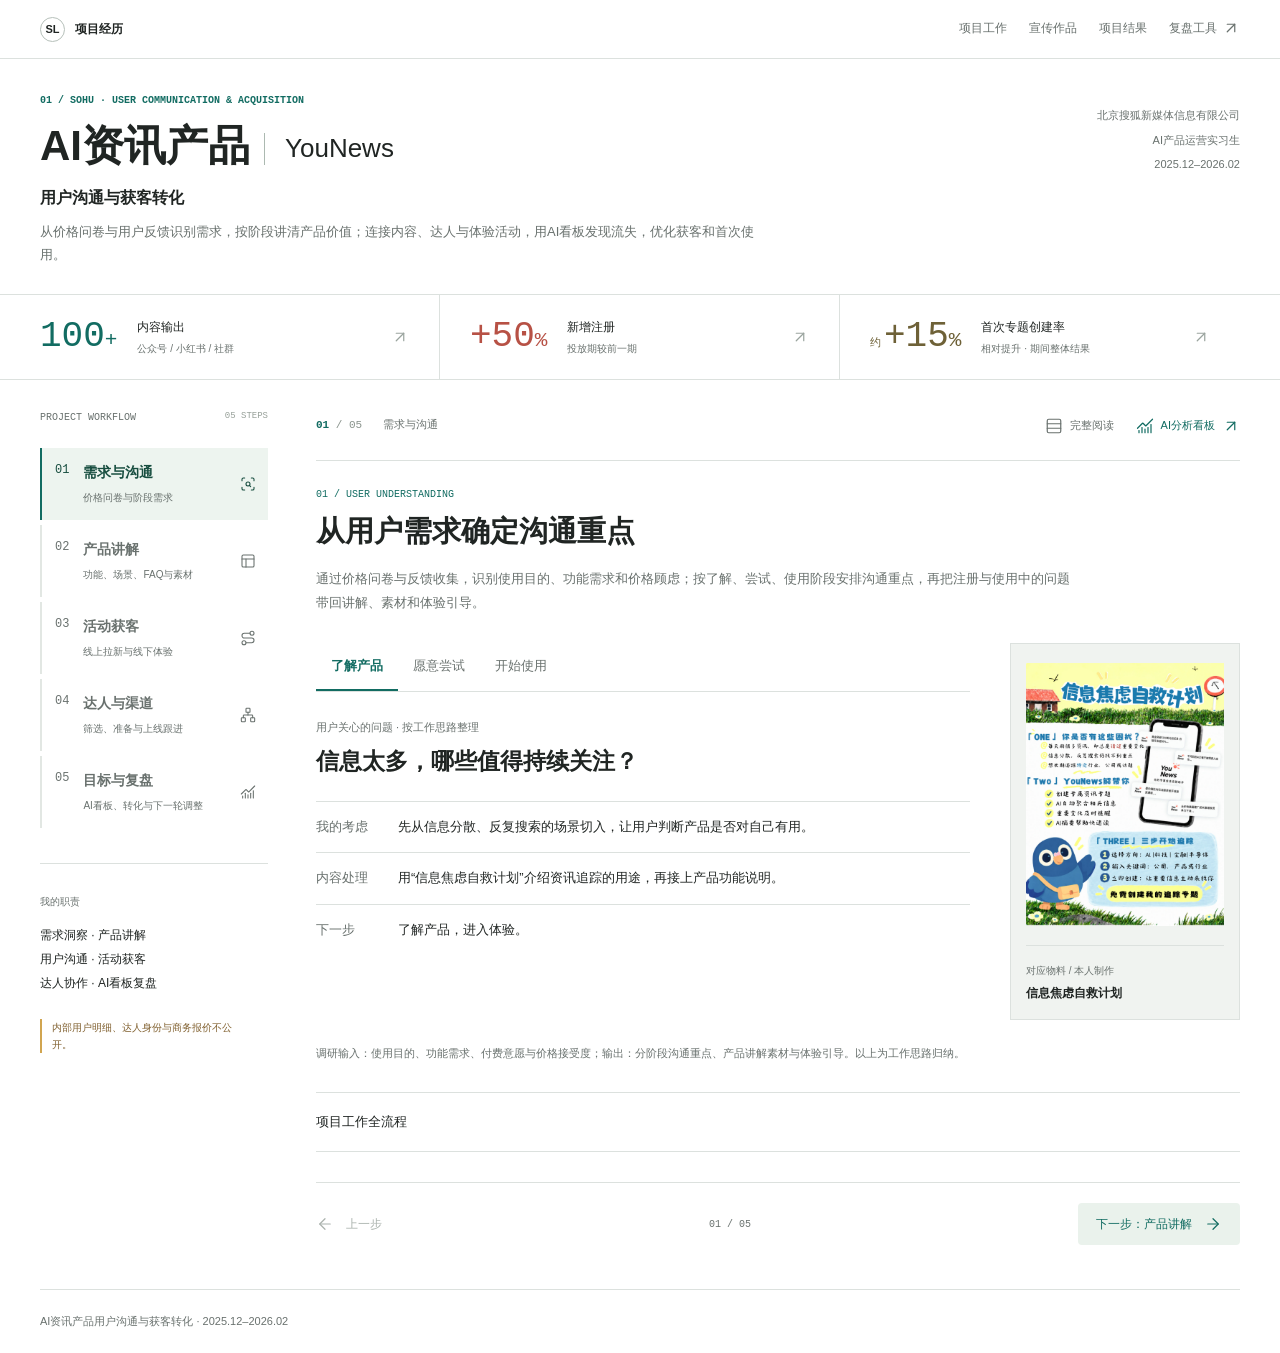
<file: docs/projects/ai-news-dashboard/case_study.html>
<!doctype html>
<html lang="zh-CN">
<head>
  <meta charset="utf-8">
  <meta name="viewport" content="width=device-width, initial-scale=1">
  <meta name="description" content="AI资讯产品用户沟通与获客转化：从价格问卷和用户反馈识别需求，分阶段讲解产品、组织体验与渠道获客，用AI看板及A/B测试优化注册和首次使用。">
  <title>AI资讯产品用户沟通与获客转化 | 李世怡 · 蔚来顾问</title>
  <style>
    :root {
      --navy: #18242c; --navy-2: #21343d; --blue: #175bd4; --cyan: #087e79;
      --pink: #b63668; --green: #277c54; --orange: #d96c32; --gold: #f0c552;
      --ink: #18242c; --muted: #5e6978; --line: #dce2e8; --soft: #f4f6f8; --paper: #fff;
    }
    * { box-sizing: border-box; }
    html { scroll-behavior: smooth; scroll-padding-top: 88px; }
    body { margin: 0; color: var(--ink); background: #fff; font: 16px/1.7 Inter, -apple-system, BlinkMacSystemFont, "Segoe UI", "PingFang SC", "Microsoft YaHei", sans-serif; letter-spacing: 0; }
    h1, h2, h3, h4, p, figure { margin: 0; }
    h1, h2, h3, h4 { letter-spacing: 0; text-wrap: balance; }
    p { overflow-wrap: anywhere; }
    a { color: inherit; text-underline-offset: 4px; }
    img { display: block; width: 100%; height: auto; }
    [hidden] { display: none !important; }
    button { font: inherit; cursor: pointer; touch-action: manipulation; }
    button, a { -webkit-tap-highlight-color: transparent; }
    :focus-visible { outline: 3px solid var(--orange); outline-offset: 5px; }
    .mono { font-family: "SFMono-Regular", Consolas, monospace; font-variant-numeric: tabular-nums; }
    .skip-link { position: fixed; left: 12px; top: 8px; z-index: 100; transform: translateY(-160%); padding: 8px 12px; background: #fff; }
    .skip-link:focus { transform: none; }
    .report, .hero-inner, .metric-strip { width: min(1180px, calc(100% - 64px)); margin-inline: auto; }
    .site-nav { position: sticky; top: 0; z-index: 50; min-height: 64px; padding: 0 max(32px, calc((100% - 1180px) / 2)); display: flex; align-items: center; justify-content: space-between; gap: 24px; color: #fff; background: #18242cf7; border-bottom: 1px solid #ffffff25; backdrop-filter: blur(12px); }
    .nav-brand { display: inline-flex; gap: 10px; align-items: center; text-decoration: none; white-space: nowrap; font-size: 14px; font-weight: 750; }
    .brand-mark { display: grid; place-items: center; border: 1px solid #ffffff70; width: 28px; height: 28px; border-radius: 50%; font-size: 11px; }
    .nav-links { display: flex; align-items: center; gap: 22px; min-width: 0; overflow: auto; scrollbar-width: none; }
    .nav-links::-webkit-scrollbar { display: none; }
    .nav-links a { flex-shrink: 0; min-height: 44px; display: inline-flex; align-items: center; border-bottom: 2px solid transparent; text-decoration: none; color: #cad3d9; font-size: 12px; }
    .nav-links a:hover, .nav-links a.active { color: #fff; border-bottom-color: var(--gold); }
    .nav-links .nav-action { color: #f0d48b; }
    .hero { position: relative; isolation: isolate; overflow: hidden; min-height: 470px; display: flex; align-items: center; color: #fff; background: #18242c; }
    .hero::before { content: ""; position: absolute; inset: 0; z-index: -1; background: linear-gradient(90deg, #18242c 0%, #18242cee 46%, #18242c40 100%), url("event-materials/03-awareness.jpg") right 40% / auto 160% no-repeat; }
    .hero-inner { padding-block: 62px; }
    .eyebrow { color: #f0d48b; font-size: 12px; font-weight: 750; margin-bottom: 22px; }
    h1 { max-width: 950px; font-size: 60px; font-weight: 850; line-height: 1.2; }
    .hero-copy { max-width: 740px; margin-top: 24px; font-size: 18px; color: #e1e7eb; line-height: 1.85; }
    .hero-meta { display: flex; flex-wrap: wrap; gap: 8px 22px; margin-top: 28px; font-size: 12px; color: #ced8df; }
    .hero-meta span { border-left: 2px solid #f0c552; padding-left: 10px; }
    .snapshot { border-bottom: 1px solid var(--line); }
    .metric-strip { display: grid; grid-template-columns: repeat(4, minmax(0, 1fr)); }
    .metric { min-width: 0; padding: 27px 22px; border-right: 1px solid var(--line); }
    .metric:first-child { padding-left: 0; }
    .metric:last-child { border: 0; }
    .metric-label { display: block; font-size: 10px; color: var(--muted); font-weight: 700; }
    .metric strong { display: flex; align-items: center; min-height: 58px; font-size: 25px; line-height: 1.3; }
    .metric strong.mono { font-size: 46px; color: var(--blue); }
    .metric p { font-size: 11px; color: var(--muted); }
    .band { background: var(--paper); border-bottom: 1px solid var(--line); }
    .band.soft { background: var(--soft); }
    .band.dark { background: var(--navy); color: #fff; }
    .section { padding: 76px 0; scroll-margin-top: 16px; }
    .section-head { display: grid; grid-template-columns: minmax(0, .8fr) minmax(0, 1.2fr); gap: 64px; margin-bottom: 38px; align-items: start; }
    .kicker { color: var(--blue); font-size: 11px; font-weight: 750; margin-bottom: 14px; }
    h2 { font-size: 36px; line-height: 1.3; font-weight: 800; }
    h3 { font-size: 21px; line-height: 1.45; }
    h4 { font-size: 16px; line-height: 1.5; }
    .section-lead { font-size: 16px; color: var(--muted); line-height: 1.9; padding-top: 2px; }
    .dark .kicker { color: #77d9c9; }
    .dark .section-lead { color: #ccd7dd; }
    .work-route { display: grid; grid-template-columns: repeat(4, minmax(0, 1fr)); padding: 0; list-style: none; margin: 0; gap: 28px; }
    .work-route li { position: relative; padding: 24px 0 0; border-top: 3px solid var(--step-color); }
    .work-route li:not(:last-child)::after { content: "→"; position: absolute; right: -24px; top: -17px; background: #fff; padding-inline: 5px; color: var(--muted); font-size: 20px; }
    .route-number { display: block; margin-bottom: 14px; font: 48px/1 "SFMono-Regular", Consolas, monospace; color: var(--step-color); }
    .work-route h3 { margin-bottom: 12px; }
    .work-route p { min-height: 60px; color: var(--muted); font-size: 13px; }
    .route-output { display: block; margin-top: 20px; padding-top: 12px; border-top: 1px solid var(--line); color: var(--step-color); font-size: 12px; font-weight: 650; }
    .test-toolbar { display: flex; justify-content: space-between; gap: 16px; align-items: center; margin-bottom: 20px; flex-wrap: wrap; }
    .test-tabs { display: flex; width: 324px; padding: 4px; border: 1px solid #cbd4dc; border-radius: 6px; background: #fff; }
    .test-tabs button { flex: 1; min-width: 0; min-height: 40px; padding: 7px; border: 0; border-radius: 3px; background: transparent; color: var(--muted); font-size: 13px; white-space: nowrap; }
    .test-tabs button[aria-selected="true"] { color: #fff; background: var(--navy); }
    .test-tabs button:hover:not([aria-selected="true"]) { background: var(--soft); }
    .evidence-label { color: #76542b; font-size: 12px; }
    #test-panel { outline-offset: 7px; }
    .test-pair { display: grid; grid-template-columns: repeat(2, minmax(0, 1fr)); gap: 24px; }
    .test-version { --test-accent: var(--blue); overflow: hidden; padding: 26px; border: 1px solid var(--line); border-top: 4px solid var(--test-accent); background: #fff; border-radius: 6px; min-width: 0; }
    .version-b { --test-accent: var(--cyan); }
    .test-version header { display: flex; align-items: center; gap: 16px; }
    .version-letter { color: var(--test-accent); font: 54px/1 "SFMono-Regular", Consolas, monospace; }
    .version-caption { font-size: 11px; color: var(--muted); }
    .test-version h3 { font-size: 19px; }
    .test-creative { min-height: 194px; margin-top: 24px; padding: 22px 0; border-top: 1px solid var(--line); border-bottom: 1px solid var(--line); }
    .creative-label { display: block; font-size: 10px; color: var(--muted); margin-bottom: 22px; }
    .test-creative > p { font-size: 26px; line-height: 1.5; max-width: 470px; font-weight: 700; color: var(--test-accent); text-wrap: balance; }
    .version-note { min-height: 42px; margin-top: 18px; color: var(--muted); font-size: 12px; }
    .cover-example { height: 140px; object-fit: contain; object-position: left; margin-top: 16px; }
    .cover-mode .test-creative { min-height: 360px; }
    .comparison-criteria { display: grid; grid-template-columns: .8fr 1.05fr 1.15fr; margin-top: 22px; gap: 28px; }
    .comparison-criteria > div { padding-top: 15px; border-top: 1px solid #cdd5dd; min-width: 0; }
    .comparison-criteria span { display: block; color: var(--muted); font-size: 11px; margin-bottom: 6px; }
    .comparison-criteria strong { display: block; font-size: 13px; font-weight: 600; }
    .provenance { font-size: 11px; color: var(--muted); margin-top: 24px; }
    .channel-map { display: grid; grid-template-columns: minmax(0, .8fr) minmax(0, 1.4fr) minmax(0, .8fr); align-items: center; gap: 52px; padding: 32px 0; }
    .map-label { display: block; font-size: 11px; margin-bottom: 15px; }
    .channel-source, .channel-destination { border-block: 3px solid var(--blue); padding: 28px 0; }
    .channel-source p, .channel-destination p, .review-center p { margin-top: 12px; font-size: 12px; color: var(--muted); }
    .channel-source .map-label { color: var(--blue); }
    .channel-destination { border-color: var(--cyan); }
    .channel-destination .map-label { color: var(--cyan); }
    .channel-lanes { display: grid; gap: 14px; position: relative; }
    .channel-lanes::before, .channel-lanes::after { content: ""; position: absolute; top: 24px; bottom: 24px; width: 25px; border: 1px solid #b4c3d0; }
    .channel-lanes::before { left: -26px; border-right: 0; }
    .channel-lanes::after { right: -26px; border-left: 0; }
    .channel-lane { --lane-color: var(--blue); padding: 19px 22px; border-left: 4px solid var(--lane-color); background: var(--soft); }
    .channel-lane:nth-child(2) { --lane-color: var(--pink); }
    .channel-lane:nth-child(3) { --lane-color: var(--cyan); }
    .channel-lane strong { display: block; font-size: 16px; color: var(--lane-color); }
    .channel-lane span { display: block; font-size: 12px; color: var(--muted); margin-top: 5px; }
    .subsection-heading { display: flex; align-items: baseline; justify-content: space-between; flex-wrap: wrap; gap: 10px 24px; margin: 48px 0 24px; }
    .subsection-heading span { font-size: 11px; color: var(--muted); }
    .creator-route { display: grid; grid-template-columns: repeat(4, minmax(0, 1fr)); gap: 24px; padding: 0; margin: 0; list-style: none; }
    .creator-route li { display: flex; gap: 12px; border-top: 1px solid var(--line); padding-top: 22px; }
    .creator-route li > span { color: var(--blue); font: 13px/24px "SFMono-Regular", Consolas, monospace; }
    .creator-route p { color: var(--muted); font-size: 12px; margin-top: 9px; }
    .field-evidence { display: grid; grid-template-columns: minmax(0, 2fr) minmax(0, 1fr); gap: 28px; align-items: start; }
    .event-visual { background: #e5e9ed; overflow: hidden; }
    .event-visual img { width: 100%; height: 420px; object-fit: contain; }
    .event-evidence figcaption, .campaign-material figcaption { display: grid; grid-template-columns: 26px 1fr; gap: 10px; margin-top: 15px; padding-top: 14px; border-top: 1px solid #cdd5dd; }
    figcaption b { color: var(--blue); font-size: 11px; }
    figcaption strong { display: block; font-size: 14px; }
    figcaption span { display: block; font-size: 12px; color: var(--muted); margin-top: 4px; }
    .journey-materials { margin-top: 48px; padding-top: 32px; border-top: 1px solid #cdd5dd; scroll-margin-top: 120px; }
    .materials-credit { margin-top: 12px; color: #111; font-size: 14px; font-weight: 700; }
    .materials-intro { max-width: 820px; margin-top: 12px; color: var(--muted); font-size: 14px; }
    .material-group { margin-top: 32px; }
    .material-group + .material-group { margin-top: 38px; padding-top: 28px; border-top: 1px solid #cdd5dd; }
    .material-group-head { display: flex; align-items: baseline; gap: 12px; margin-bottom: 22px; }
    .material-group-head > span { color: var(--cyan); font: 12px/1.5 "SFMono-Regular", Consolas, monospace; }
    .material-group-head h4 { font-size: 18px; }
    .journey-material-grid { display: grid; grid-template-columns: repeat(4, minmax(0, 1fr)); gap: 22px; }
    .campaign-material { min-width: 0; }
    .campaign-material-visual { width: 100%; max-width: 210px; height: 260px; margin-inline: auto; }
    .campaign-material-visual img { height: 100%; object-fit: contain; }
    .campaign-material figcaption { grid-template-columns: 22px minmax(0, 1fr); gap: 8px; }
    .campaign-material figcaption span { font-size: 13px; line-height: 1.75; }
    .event-visual a, .campaign-material-visual a { display: block; height: 100%; }
    .event-visual a:hover, .campaign-material-visual a:hover { outline: 3px solid var(--cyan); outline-offset: -3px; }
    .campaign-material-visual a { cursor: zoom-in; }
    .material-lightbox { width: min(880px, calc(100% - 32px)); max-height: calc(100dvh - 32px); padding: 0; border: 0; border-radius: 6px; background: #fff; color: var(--ink); overflow: hidden; }
    .material-lightbox::backdrop { background: #101a24c7; }
    .material-lightbox header { display: flex; align-items: center; justify-content: space-between; gap: 16px; min-height: 64px; padding: 10px 16px 10px 24px; border-bottom: 1px solid var(--line); }
    .material-lightbox h2 { font-size: 16px; line-height: 1.5; }
    .material-close { flex: 0 0 44px; width: 44px; height: 44px; display: grid; place-items: center; padding: 0; border: 0; border-radius: 4px; background: var(--soft); color: var(--ink); font-size: 28px; line-height: 1; }
    .material-close:hover { background: #e5e9ed; }
    .material-lightbox-body { max-height: calc(100dvh - 112px); overflow: auto; padding: 16px; }
    .material-lightbox-body img { width: auto; max-width: 100%; max-height: calc(100dvh - 144px); margin-inline: auto; object-fit: contain; }
    .review-map { display: grid; grid-template-columns: minmax(0, 1fr) minmax(0, 1.2fr) minmax(0, 1fr); align-items: center; gap: 52px; padding: 32px 0; }
    .review-inputs, .review-outputs { display: grid; gap: 16px; }
    .review-inputs > div, .review-outputs > div { position: relative; padding: 18px; background: var(--soft); border-left: 3px solid var(--blue); }
    .review-inputs > div::after { content: "→"; position: absolute; right: -35px; top: 50%; transform: translateY(-50%); color: #80909d; }
    .review-outputs > div { border-left-color: var(--cyan); }
    .review-outputs > div::before { content: "→"; position: absolute; left: -36px; top: 50%; transform: translateY(-50%); color: #80909d; }
    .review-inputs span, .review-outputs span { font-size: 14px; font-weight: 650; }
    .review-inputs p, .review-outputs p { margin-top: 6px; font-size: 12px; color: var(--muted); }
    .review-center { background: var(--navy); color: #fff; padding: 35px 28px; }
    .review-center .map-label { color: #f0d48b; }
    .review-center h3 { font-size: 23px; }
    .review-center p { color: #d2dce2; }
    .measurement-flow { display: grid; grid-template-columns: repeat(3, minmax(0, 1fr)); gap: 26px; }
    .measurement-flow > div { position: relative; padding: 20px 0; border-block: 1px solid var(--line); }
    .measurement-flow > div:not(:last-child)::after { content: "→"; position: absolute; right: -21px; top: 43%; color: var(--blue); }
    .measurement-number { display: block; color: var(--blue); font-size: 12px; margin-bottom: 12px; }
    .measurement-flow p { margin-top: 8px; font-size: 12px; color: var(--muted); }
    .feedback-rows > div { display: grid; grid-template-columns: 1fr 1.5fr 80px; gap: 26px; padding: 19px 0; border-top: 1px solid var(--line); align-items: baseline; }
    .feedback-rows > div:last-child { border-bottom: 1px solid var(--line); }
    .feedback-rows span { font-size: 14px; font-weight: 650; }
    .feedback-rows p { color: var(--muted); font-size: 13px; }
    .feedback-rows strong { font-size: 12px; color: var(--cyan); font-weight: 650; text-align: right; }
    .dashboard-shot { display: block; background: #fff; border: 1px solid #ffffff40; border-radius: 6px; overflow: hidden; }
    .dashboard-shot img { max-height: 640px; object-fit: contain; }
    .demo-footer { display: flex; justify-content: space-between; align-items: center; gap: 18px; margin-top: 22px; flex-wrap: wrap; }
    .demo-footer > span { font-size: 12px; color: #c5d2d8; }
    .primary-link { display: inline-flex; align-items: center; gap: 16px; min-height: 44px; padding: 9px 16px; border: 1px solid #8bccc2; border-radius: 4px; color: #fff; text-decoration: none; font-size: 13px; }
    .primary-link:hover { color: var(--navy); background: #8bccc2; }
    .outcome-summary { display: grid; grid-template-columns: 1fr 1.4fr; gap: 60px; padding: 32px 0; border-block: 1px solid var(--line); }
    .outcome-count strong { display: block; font-size: 112px; color: var(--blue); line-height: 1.2; }
    .outcome-count strong span { color: var(--cyan); }
    .outcome-count p { font-size: 13px; color: var(--muted); margin-top: 12px; }
    .outcome-list { padding: 0; margin: 0; list-style: none; }
    .outcome-list li { display: grid; grid-template-columns: 110px 1fr; gap: 20px; padding: 17px 0; border-bottom: 1px solid var(--line); }
    .outcome-list li:last-child { border: 0; }
    .outcome-list span { font-size: 14px; font-weight: 650; }
    .outcome-list p { font-size: 13px; color: var(--muted); }
    .disclosure { margin-top: 30px; font-size: 12px; color: var(--muted); max-width: 950px; }
    .back-link { display: inline-flex; gap: 20px; align-items: center; margin-top: 26px; min-height: 44px; font-size: 13px; color: var(--blue); }
    .footer { padding-block: 26px; font-size: 11px; color: var(--muted); }

    @media (max-width: 1000px) {
      h1 { font-size: 48px; } h2 { font-size: 32px; }
      .section-head { gap: 36px; }
      .nav-links { gap: 16px; }
      .metric { padding-inline: 16px; } .metric strong { font-size: 20px; }
      .channel-map, .review-map { gap: 35px; }
      .channel-lanes::before { width: 17px; left: -18px; }
      .channel-lanes::after { width: 17px; right: -18px; }
      .review-inputs > div::after { right: -24px; } .review-outputs > div::before { left: -26px; }
      .review-center { padding: 28px 20px; } .review-center h3 { font-size: 19px; }
      .event-visual img { height: 300px; }
      .journey-material-grid { grid-template-columns: repeat(2, minmax(0, 1fr)); gap: 28px; }
      .test-creative > p { font-size: 23px; } .test-creative { min-height: 215px; }
      .outcome-summary { gap: 32px; } .outcome-count strong { font-size: 86px; }
    }
    @media (max-width: 720px) {
      html { scroll-padding-top: 108px; }
      .report, .hero-inner, .metric-strip { width: calc(100% - 36px); }
      .site-nav { flex-direction: column; align-items: stretch; gap: 0; padding: 12px 18px 0; }
      .nav-brand { font-size: 12px; } .brand-mark { width: 24px; height: 24px; }
      .nav-links { width: 100%; gap: 22px; } .nav-links a { min-height: 44px; font-size: 11px; }
      .hero { min-height: 430px; } .hero-inner { padding-block: 40px; }
      .hero::before { opacity: .8; background-position: center, 85% 40%; }
      h1 { font-size: 34px; line-height: 1.3; } .hero-copy { font-size: 15px; margin-top: 20px; }
      .eyebrow { font-size: 10px; margin-bottom: 16px; }
      .hero-meta { gap: 8px 16px; margin-top: 22px; font-size: 10px; }
      .metric-strip { grid-template-columns: repeat(2, minmax(0, 1fr)); }
      .metric, .metric:first-child { padding: 20px 14px; }
      .metric:nth-child(2) { border-right: 0; }
      .metric:nth-child(n+3) { border-top: 1px solid var(--line); }
      .metric:nth-child(3) { padding-left: 14px; }
      .metric-label { font-size: 9px; } .metric strong { font-size: 21px; min-height: 51px; }
      .metric strong.mono { font-size: 39px; } .metric p { font-size: 10px; }
      .section { padding-block: 50px; }
      .section-head { grid-template-columns: 1fr; gap: 18px; margin-bottom: 28px; }
      .section-lead { font-size: 14px; } h2 { font-size: 29px; } h3 { font-size: 19px; }
      .kicker { font-size: 10px; margin-bottom: 10px; }
      .work-route { grid-template-columns: 1fr; gap: 0; }
      .work-route li { padding: 24px 0 24px 60px; border-top: 0; border-left: 2px solid var(--step-color); margin-left: 12px; }
      .work-route li:not(:last-child)::after { content: "↓"; top: auto; right: auto; left: -11px; bottom: -12px; z-index: 1; }
      .route-number { position: absolute; left: 17px; top: 28px; font-size: 22px; }
      .work-route p { min-height: 0; font-size: 13px; } .work-route p br { display: none; }
      .work-route h3 { margin-bottom: 6px; } .route-output { margin-top: 12px; padding-top: 8px; }
      .test-tabs { width: 100%; } .test-toolbar { gap: 10px; }
      .test-pair { gap: 14px; } .test-version { padding: 15px 12px; }
      .test-version header { gap: 9px; } .version-letter { font-size: 34px; }
      .test-version h3 { font-size: 14px; } .version-caption { font-size: 10px; }
      .test-creative { min-height: 235px; padding-block: 16px; margin-top: 16px; }
      .creative-label { font-size: 9px; margin-bottom: 15px; }
      .test-creative > p { font-size: 18px; } .version-note { min-height: 57px; font-size: 11px; margin-top: 12px; }
      .cover-mode .test-creative { min-height: 350px; } .cover-example { height: 135px; }
      .comparison-criteria { grid-template-columns: 1fr; gap: 13px; margin-top: 18px; }
      .comparison-criteria > div { display: grid; grid-template-columns: 76px 1fr; gap: 12px; padding-top: 12px; }
      .comparison-criteria strong { font-size: 12px; }
      .provenance { font-size: 10px; margin-top: 18px; }
      .channel-map { grid-template-columns: 1fr; gap: 22px; padding: 0; }
      .channel-source, .channel-destination { padding: 20px 0; }
      .channel-source h3 br, .channel-source p br, .channel-destination h3 br, .channel-destination p br { display: none; }
      .channel-source { border-bottom: 0; } .channel-destination { border-top: 0; }
      .channel-lanes { margin-left: 18px; } .channel-lanes::before { width: 18px; left: -19px; }
      .channel-lanes::after { display: none; }
      .creator-route { grid-template-columns: repeat(2, minmax(0, 1fr)); gap: 20px; }
      .creator-route h4 { font-size: 14px; } .creator-route p { font-size: 11px; }
      .subsection-heading { margin-top: 34px; }
      .field-evidence { grid-template-columns: 1fr; gap: 28px; }
      .event-visual img { height: auto; max-height: 490px; object-fit: contain; }
      .journey-material-grid { gap: 24px 14px; }
      .journey-materials { margin-top: 36px; padding-top: 26px; }
      .material-group-head { gap: 9px; margin-bottom: 18px; }
      .material-group-head h4 { font-size: 16px; }
      .campaign-material-visual { max-width: 180px; height: 214px; }
      .campaign-material figcaption { display: block; margin-top: 12px; padding-top: 12px; }
      .campaign-material figcaption b { display: none; }
      .campaign-material figcaption span { font-size: 12px; }
      .material-lightbox header { padding-left: 16px; }
      figcaption strong { font-size: 13px; } figcaption span { font-size: 11px; }
      .review-map { grid-template-columns: 1fr; gap: 30px; padding: 0; }
      .review-inputs { gap: 10px; }
      .review-inputs > div::after, .review-outputs > div::before { display: none; }
      .review-center { position: relative; padding: 25px; }
      .review-center::before, .review-center::after { position: absolute; content: "↓"; color: var(--cyan); left: calc(50% - 6px); }
      .review-center::before { top: -30px; } .review-center::after { bottom: -30px; }
      .review-center h3 { font-size: 23px; }
      .review-outputs { grid-template-columns: repeat(2, minmax(0, 1fr)); gap: 14px; }
      .review-outputs > div { padding: 15px 12px; }
      .measurement-flow { grid-template-columns: 1fr; gap: 16px; }
      .measurement-flow > div { padding-left: 48px; }
      .measurement-number { position: absolute; left: 6px; top: 22px; }
      .measurement-flow > div:not(:last-child)::after { content: "↓"; right: auto; left: 10px; top: auto; bottom: -21px; background: #fff; z-index: 1; }
      .feedback-rows > div { grid-template-columns: minmax(0, 1fr) 54px; gap: 6px 14px; }
      .feedback-rows p { grid-column: 1; grid-row: 2; font-size: 12px; }
      .feedback-rows strong { grid-column: 2; grid-row: 1 / 3; align-self: center; }
      .demo-footer > span { font-size: 11px; }
      .outcome-summary { grid-template-columns: 1fr; gap: 26px; }
      .outcome-count strong { font-size: 92px; } .outcome-list li { grid-template-columns: 90px 1fr; gap: 14px; }
      .outcome-list p { font-size: 12px; } .outcome-list span { font-size: 13px; }
      .disclosure { font-size: 11px; }
    }
    @media (max-width: 360px) {
      h1 { font-size: 30px; }
      .test-pair { grid-template-columns: 1fr; }
      .test-creative { min-height: 155px; }
      .version-note { min-height: 0; }
      .cover-mode .test-creative { min-height: 295px; }
    }
    @media (prefers-reduced-motion: reduce) { html { scroll-behavior: auto; } }
  </style>
  <link rel="stylesheet" href="case-study-analysis.css">
  <link rel="stylesheet" href="case-study-workspace.css">
  <link rel="stylesheet" href="../market-workspace.css">
</head>
<body>
  <a class="skip-link" href="#overview">跳到项目内容</a>
  <nav class="site-nav" aria-label="项目导航">
    <a class="nav-brand" href="../../"><span class="brand-mark">SL</span><span>项目经历</span></a>
    <div class="nav-links">
      <a href="#overview">概览</a>
      <a href="#campaigns">活动</a>
      <a href="#channels">渠道</a>
      <a href="#content-test">A/B测试</a>
      <a href="#research">复盘</a>
      <a href="#results">结果</a>
      <a class="nav-action" href="operations_dashboard.html">复盘工具</a>
    </div>
  </nav>

  <header class="hero">
    <div class="hero-inner">
      <p class="eyebrow">01 / SOHU · USER COMMUNICATION & ACQUISITION</p>
      <h1>AI资讯产品<br>用户沟通与获客转化</h1>
      <p class="hero-copy">从价格问卷与用户反馈识别需求，按阶段讲清产品价值；连接内容、达人与体验活动，用AI看板发现流失，优化获客和首次使用。</p>
      <div class="hero-meta"><span>北京搜狐新媒体信息有限公司</span><span>AI产品运营实习生</span><span>2025.12–2026.02</span></div>
    </div>
  </header>

  <div class="snapshot" aria-label="项目工作概览">
    <div class="metric-strip">
      <div class="metric"><span class="metric-label">EXPLANATION / 产品讲解</span><strong class="mono">100+</strong><p>累计输出公众号、小红书及社群内容</p></div>
      <div class="metric"><span class="metric-label">CAMPAIGNS / 线上拉新</span><strong>独立策划</strong><p>部分线上活动设计、海报与渠道分发</p></div>
      <div class="metric"><span class="metric-label">EVENTS / 线下活动</span><strong>宣传与执行</strong><p>参与科技活动准备、产品推广与现场交流</p></div>
      <div class="metric"><span class="metric-label">REVIEW / 数据复盘</span><strong>看板与反馈</strong><p>目标追踪、注册及首次专题创建</p></div>
    </div>
  </div>

  <main>
    <div class="band">
      <section class="section report" id="overview">
        <div class="section-head">
          <div><p class="kicker">01 / PROJECT BRIEF</p><h2>项目背景与<br>我的工作</h2></div>
          <p class="section-lead">产品提供资讯聚合、专题追踪、关键词监测与AI摘要。我先通过反馈与价格问卷识别使用目的、功能需求和价格顾虑，再按了解、尝试、使用阶段安排沟通内容。把产品介绍、体验活动与渠道触达接到注册和首次专题创建，依据看板及反馈调整下一轮讲解、素材和预算。</p>
        </div>
        <div class="need-explorer">
          <div class="need-copy">
            <div class="need-tabs" role="tablist" aria-label="用户使用阶段">
              <button type="button" role="tab" id="need-discover" aria-controls="need-detail" aria-selected="true" data-need="0">了解产品</button>
              <button type="button" role="tab" id="need-try" aria-controls="need-detail" aria-selected="false" tabindex="-1" data-need="1">愿意尝试</button>
              <button type="button" role="tab" id="need-use" aria-controls="need-detail" aria-selected="false" tabindex="-1" data-need="2">开始使用</button>
            </div>
            <div id="need-detail" role="tabpanel" aria-labelledby="need-discover" tabindex="0">
              <p class="need-label">用户关心的问题 · 按工作思路整理</p>
              <h3 class="need-question">信息太多，哪些值得持续关注？</h3>
              <dl class="need-decisions">
                <div><dt>我的考虑</dt><dd data-need-reason>先从信息分散、反复搜索的场景切入，让用户判断产品是否对自己有用。</dd></div>
                <div><dt>内容处理</dt><dd data-need-action>用“信息焦虑自救计划”介绍资讯追踪的用途，再接上产品功能说明。</dd></div>
                <div><dt>下一步</dt><dd data-need-next>了解产品，进入体验。</dd></div>
              </dl>
            </div>
          </div>
          <figure class="need-evidence"><img src="event-materials/03-awareness.jpg" alt="信息焦虑自救计划海报"><figcaption><span>对应物料 / 本人制作</span><strong>信息焦虑自救计划</strong></figcaption></figure>
        </div>
        <p class="need-source">调研输入：使用目的、功能需求、付费意愿与价格接受度；输出：分阶段沟通重点、产品讲解素材与体验引导。以上为工作思路归纳。</p>
        <details class="evidence-drawer"><summary>项目工作全流程</summary>
        <ol class="work-route" aria-label="工作流程">
          <li style="--step-color:var(--blue)"><span class="route-number">01</span><h3>识别需求</h3><p>整理使用反馈<br>开展需求与价格问卷</p><span class="route-output">用户需求与问题</span></li>
          <li style="--step-color:var(--cyan)"><span class="route-number">02</span><h3>分阶段讲解</h3><p>按用户阶段组织内容<br>准备活动流程与宣传物料</p><span class="route-output">产品价值与行动指引</span></li>
          <li style="--step-color:var(--pink)"><span class="route-number">03</span><h3>触达与体验</h3><p>社媒发布、达人协作<br>线上拉新、线下展示与交流</p><span class="route-output">内容表现与使用反馈</span></li>
          <li style="--step-color:var(--green)"><span class="route-number">04</span><h3>监测与复盘</h3><p>AI看板、A/B测试<br>调整内容、渠道与活动</p><span class="route-output">回到沟通、素材与预算调整</span></li>
        </ol>
        </details>
      </section>
    </div>

    <div class="band soft">
      <section class="section report" id="campaigns">
        <div class="section-head">
          <div><p class="kicker">02 / CAMPAIGNS & MATERIALS</p><h2>线上拉新策划<br>与线下活动执行</h2></div>
          <p class="section-lead">根据用户阶段安排参与入口：线上独立设计部分拉新活动，讲清产品上新、体验方式与后续支持；线下参与科技活动宣传准备、产品推广与现场执行。活动结束后整理交流反馈，补充FAQ与操作说明，承接后续使用。</p>
        </div>
        <div class="campaign-briefs" aria-label="线上与线下活动职责">
          <article class="campaign-brief">
            <span class="brief-label">ONLINE / 部分活动独立设计</span><h3>从产品上新到用户体验</h3>
            <dl><div><dt>活动设计</dt><dd>结合用户需求梳理主题、参与方式与引导流程，明确海报需要讲清的信息。</dd></div><div><dt>宣传落地</dt><dd>制作上新、功能、体验与社群物料，独立完成相关渠道发布和分发。</dd></div><div><dt>后续承接</dt><dd>通过功能说明、社群交流和体验问卷收集问题，结合首次使用情况调整后续内容。</dd></div></dl>
          </article>
          <article class="campaign-brief">
            <span class="brief-label">OFFLINE / 参与宣传与执行</span><h3>科技活动中的产品推广</h3>
            <dl><div><dt>活动前</dt><dd>参与宣传准备，协助整理产品介绍、现场物料和传播内容。</dd></div><div><dt>活动中</dt><dd>配合产品介绍、现场交流及内容采集，参与活动执行与线上直播传播。</dd></div><div><dt>活动后</dt><dd>整理交流与使用反馈，将共性问题带回教程、FAQ和后续内容。</dd></div></dl>
          </article>
        </div>
        <p class="campaign-note"><strong>策划上的考虑</strong>海报吸引注意之后，还要讲清下一步怎么参与；产品介绍之后，要接上操作说明、交流入口和体验反馈。</p>
        <div class="field-evidence" aria-label="活动现场与直播材料">
          <figure class="event-evidence offline"><div class="event-visual"><a href="event-materials/01-offline-event.jpg" target="_blank" rel="noopener noreferrer" aria-label="查看原图：原点学堂 Vibe之夜科技社群活动现场"><img src="event-materials/01-offline-event.jpg" alt="原点学堂 Vibe之夜科技社群活动现场" loading="lazy"></a></div><figcaption><b>01</b><div><strong>科技社群线下活动</strong><span>参与产品介绍、现场交流与活动内容采集。</span></div></figcaption></figure>
          <figure class="event-evidence live"><div class="event-visual"><a href="event-materials/02-live-stream.jpg" target="_blank" rel="noopener noreferrer" aria-label="查看原图：活动线上直播画面"><img src="event-materials/02-live-stream.jpg" alt="活动线上直播画面" loading="lazy"></a></div><figcaption><b>02</b><div><strong>线上直播传播</strong><span>配合活动内容传播与互动反馈收集。</span></div></figcaption></figure>
        </div>
        <div class="journey-materials" id="materials">
          <h3>产品讲解与体验引导物料</h3>
          <p class="materials-credit">以下海报均由本人制作。</p>
          <p class="materials-intro">按用户从了解产品到实际使用的过程组织物料：先把功能转成可感知的价值，再说明体验方式、提供答疑入口并收集反馈，让每次传播都有后续承接。</p>
          <div class="material-group">
            <div class="material-group-head"><span>01</span><h4>产品上新：把功能讲清楚</h4></div>
            <div class="journey-material-grid">
              <figure class="campaign-material"><div class="campaign-material-visual"><a href="event-materials/07-product-launch.png" target="_blank" rel="noopener noreferrer" aria-label="查看原图：YouNews正式上线海报"><img src="event-materials/07-product-launch.png" alt="YouNews正式上线海报" loading="lazy"></a></div><figcaption><b>01</b><div><strong>YouNews正式上线</strong><span>介绍产品定位与核心功能，让用户知道它是一款专属信息追踪助手。</span></div></figcaption></figure>
              <figure class="campaign-material"><div class="campaign-material-visual"><a href="event-materials/08-topic-creation.png" target="_blank" rel="noopener noreferrer" aria-label="查看原图：创建专题功能海报"><img src="event-materials/08-topic-creation.png" alt="创建专题功能海报" loading="lazy"></a></div><figcaption><b>02</b><div><strong>创建专题</strong><span>展示输入话题、创建专题的操作入口，让用户知道如何开始追踪。</span></div></figcaption></figure>
              <figure class="campaign-material"><div class="campaign-material-visual"><a href="event-materials/09-topic-explanation.png" target="_blank" rel="noopener noreferrer" aria-label="查看原图：专题解读功能海报"><img src="event-materials/09-topic-explanation.png" alt="专题解读功能海报" loading="lazy"></a></div><figcaption><b>03</b><div><strong>专题解读</strong><span>对比概览、大白话与深度解读，说明不同阅读需求对应的使用方式。</span></div></figcaption></figure>
              <figure class="campaign-material"><div class="campaign-material-visual"><a href="event-materials/10-daily-digest.png" target="_blank" rel="noopener noreferrer" aria-label="查看原图：专属日报功能海报"><img src="event-materials/10-daily-digest.png" alt="专属日报功能海报" loading="lazy"></a></div><figcaption><b>04</b><div><strong>专属日报</strong><span>展示关注内容如何汇成每日更新，说明产品在日常阅读中的用途。</span></div></figcaption></figure>
            </div>
          </div>
          <div class="material-group">
            <div class="material-group-head"><span>02</span><h4>体验推广：从愿意尝试到留下反馈</h4></div>
            <div class="journey-material-grid">
              <figure class="campaign-material"><div class="campaign-material-visual"><a href="event-materials/03-awareness.jpg" target="_blank" rel="noopener noreferrer" aria-label="查看原图：信息焦虑自救计划海报"><img src="event-materials/03-awareness.jpg" alt="信息焦虑自救计划海报" loading="lazy"></a></div><figcaption><b>01</b><div><strong>信息焦虑自救计划</strong><span>从信息分散、反复搜索等困扰切入，帮助用户判断产品是否适合自己。</span></div></figcaption></figure>
              <figure class="campaign-material"><div class="campaign-material-visual"><a href="event-materials/04-activation.jpg" target="_blank" rel="noopener noreferrer" aria-label="查看原图：新用户专属福利海报"><img src="event-materials/04-activation.jpg" alt="新用户专属福利海报" loading="lazy"></a></div><figcaption><b>02</b><div><strong>新用户专属福利</strong><span>说明体验功能、活动权益与参与方式，给有兴趣的用户一个尝试理由。</span></div></figcaption></figure>
              <figure class="campaign-material"><div class="campaign-material-visual"><a href="event-materials/05-community.jpg" target="_blank" rel="noopener noreferrer" aria-label="查看原图：YouNews用户群招募海报"><img src="event-materials/05-community.jpg" alt="YouNews用户群招募海报" loading="lazy"></a></div><figcaption><b>03</b><div><strong>YouNews用户群招募</strong><span>说明答疑、功能体验与交流支持，为使用中遇到问题的用户提供沟通入口。</span></div></figcaption></figure>
              <figure class="campaign-material"><div class="campaign-material-visual"><a href="event-materials/06-survey.jpg" target="_blank" rel="noopener noreferrer" aria-label="查看原图：产品体验问卷海报"><img src="event-materials/06-survey.jpg" alt="产品体验问卷海报" loading="lazy"></a></div><figcaption><b>04</b><div><strong>产品体验问卷</strong><span>说明参与对象、填写方式与奖励规则，邀请体验用户反馈问题和建议。</span></div></figcaption></figure>
            </div>
          </div>
          <p class="case-takeaway"><strong>内容上的考虑</strong>产品介绍回答“对我有什么用”，功能说明回答“怎么开始”，活动与社群内容讲清参与方式和后续支持，分别回应用户在了解、尝试和使用中的问题。</p>
        </div>
      </section>
    </div>

    <div class="band">
      <section class="section report" id="channels">
        <div class="section-head">
          <div><p class="kicker">03 / CHANNELS & CREATORS</p><h2>产品内容分发<br>与达人协作</h2></div>
          <p class="section-lead">从高频问题出发，累计输出100+条公众号、小红书及社群内容，覆盖产品介绍、功能教程、行业案例与FAQ。结合粉丝画像、内容垂直度和互动表现筛选金融、AI垂类博主，协助准备投放素材并跟进上线。</p>
        </div>
        <div class="channel-map" aria-label="渠道与对应内容">
          <div class="channel-source"><span class="map-label">内容准备</span><h3>产品功能<br>与用户问题</h3><p>整理功能说明、使用场景<br>及用户关心的信息</p></div>
          <div class="channel-lanes">
            <div class="channel-lane"><strong>公众号</strong><span>产品介绍、功能教程与行业案例，帮助理解产品</span></div>
            <div class="channel-lane"><strong>小红书</strong><span>从使用场景切入，触达有资讯追踪需求的用户</span></div>
            <div class="channel-lane"><strong>社群</strong><span>内容分发、使用答疑与反馈收集，承接后续交流</span></div>
          </div>
          <div class="channel-destination"><span class="map-label">发布后记录</span><h3>内容表现<br>与用户反馈</h3><p>阅读、互动及能够<br>追踪的访问与注册</p></div>
        </div>
        <div class="subsection-heading"><h3>达人合作中我参与的工作</h3><span>筛选 → 合作准备 → 效果记录</span></div>
        <ol class="creator-route creator-route-compact">
          <li><span>01</span><div><h4>筛选账号</h4><p>查看粉丝画像、内容方向及近期互动，判断受众与产品是否匹配。</p></div></li>
          <li><span>02</span><div><h4>准备内容</h4><p>结合受众整理产品卖点、场景文案与素材，协助推广内容准备并跟进上线。</p></div></li>
          <li><span>03</span><div><h4>记录效果</h4><p>记录阅读、互动及可追踪的访问与注册，用于后续合作选择和渠道预算复盘。</p></div></li>
        </ol>
        <p class="case-takeaway"><strong>我的判断</strong>粉丝量不是唯一标准。我更关注博主的受众是否有持续追踪资讯的需求，以及内容能否讲清楚产品在什么情况下有用。</p>
      </section>
    </div>

    <div class="band soft">
      <section class="section report" id="content-test">
        <div class="section-head">
          <div><p class="kicker">04 / A/B TEST & CREATIVE REVIEW</p><h2>A/B测试与<br>内容优化</h2></div>
          <p class="section-lead">围绕目标指标，对标题、首图和内容开展A/B测试，比较功能表达与使用场景的响应。结合可追踪的阅读、互动和转化表现，调整沟通角度、投放素材与渠道预算；下方仅展示版本设计思路。</p>
        </div>
        <div class="test-toolbar">
          <div class="test-tabs" role="tablist" aria-label="内容对比维度">
            <button type="button" role="tab" id="tab-title" aria-controls="test-panel" aria-selected="true" data-test="title">标题</button>
            <button type="button" role="tab" id="tab-cover" aria-controls="test-panel" aria-selected="false" tabindex="-1" data-test="cover">封面</button>
            <button type="button" role="tab" id="tab-copy" aria-controls="test-panel" aria-selected="false" tabindex="-1" data-test="copy">内容表达</button>
          </div>
          <span class="evidence-label">版本示意 · 非历史投放截图</span>
        </div>
        <div id="test-panel" role="tabpanel" aria-labelledby="tab-title" tabindex="0">
          <div class="test-pair">
            <article class="test-version version-a">
              <header><span class="version-letter" aria-hidden="true">A</span><div><span class="version-caption">版本 A</span><h3 id="version-a-name">功能介绍</h3></div></header>
              <div class="test-creative"><span class="creative-label">AI 资讯追踪产品 / 文案示意</span><p id="version-a-copy">用专题追踪、关键词监测和 AI 摘要整理资讯</p><img class="cover-example" src="event-materials/03-awareness.jpg" alt="封面构图示意使用的现有宣传物料" hidden></div>
              <p class="version-note" id="version-a-note">先介绍功能，让用户知道产品可以做什么。</p>
            </article>
            <article class="test-version version-b">
              <header><span class="version-letter" aria-hidden="true">B</span><div><span class="version-caption">版本 B</span><h3 id="version-b-name">使用场景</h3></div></header>
              <div class="test-creative"><span class="creative-label">AI 资讯追踪产品 / 文案示意</span><p id="version-b-copy">每天反复搜索行业动态？把关注的信息建成一个专题</p><img class="cover-example" src="event-materials/03-awareness.jpg" alt="封面构图示意使用的现有宣传物料" hidden></div>
              <p class="version-note" id="version-b-note">先提出使用场景，再说明产品如何提供帮助。</p>
            </article>
          </div>
          <div class="comparison-criteria">
            <div><span>对比重点</span><strong id="test-variable">标题的表达角度</strong></div>
            <div><span>其他条件</span><strong id="test-controls">尽量保持封面、正文与观察时长一致</strong></div>
            <div><span>观察指标</span><strong id="test-metric">阅读与互动；有曝光、点击记录时比较点击率</strong></div>
          </div>
        </div>
        <p class="provenance">A/B版本为工作思路示意，不展示历史胜负或提升幅度。不同时间发布的内容仅作观察，不能由前后差异直接推断因果。</p>
      </section>
    </div>

    <div class="band">
      <section class="section report" id="research">
        <div class="section-head">
          <div><p class="kicker">05 / AI MONITORING & REVIEW</p><h2>AI看板追踪<br>与转化复盘</h2></div>
          <p class="section-lead">借助AI搭建轻量级运营看板，持续跟踪内容触达、产品访问、新增注册和首次专题创建。先定位用户在哪一步流失，再结合问卷与交流反馈判断原因：价值没讲清就调整表达，操作有障碍就补教程，渠道匹配不足就复盘预算。</p>
        </div>
        <ol class="review-journey" aria-label="渠道触达到首次使用的复盘路径">
          <li><span>01</span><h3>内容触达</h3><p>阅读、互动与反馈</p></li>
          <li><span>02</span><h3>产品访问</h3><p>可追踪的访问记录</p></li>
          <li><span>03</span><h3>完成注册</h3><p>新增注册变化</p></li>
          <li><span>04</span><h3>首次创建专题</h3><p>注册后的首次使用</p></li>
        </ol>
        <div class="subsection-heading"><h3>注册与首次使用的变化</h3><span>前后两点对比 · 非逐日趋势</span></div>
        <p class="chart-context">相对指数：对比基准 = 100。由已提供的增幅换算，非实际人数或原始转化率。</p>
        <div class="result-charts">
          <figure class="result-chart" style="--chart-color:var(--cyan)">
            <figcaption><h4>新增注册</h4><p>投放期较前一期提升50%</p></figcaption>
            <div class="comparison-plot" role="img" aria-label="新增注册相对指数：前一期100，投放期150，提升50%。仅前后对比，不表示逐日走势。">
              <div class="plot-scale" aria-hidden="true"><span style="bottom:0%">0</span><span style="bottom:25%">40</span><span style="bottom:50%">80</span><span style="bottom:75%">120</span><span style="bottom:100%">160</span></div>
              <div class="plot-data" aria-hidden="true">
                <i class="plot-gridline" style="bottom:25%"></i><i class="plot-gridline" style="bottom:50%"></i><i class="plot-gridline" style="bottom:75%"></i><i class="plot-gridline" style="bottom:100%"></i>
                <svg viewBox="0 0 100 160" preserveAspectRatio="none"><line x1="12" y1="60" x2="88" y2="10" vector-effect="non-scaling-stroke" /></svg>
                <span class="plot-point baseline" style="left:12%;bottom:62.5%"><b>100</b></span><span class="plot-point" style="left:88%;bottom:93.75%"><b>150</b></span>
                <span class="plot-period" style="left:12%">前一期</span><span class="plot-period" style="left:88%">投放期</span>
              </div>
            </div>
          </figure>
          <figure class="result-chart" style="--chart-color:var(--pink)">
            <figcaption><h4>首次专题创建率</h4><p>相对提升约15%，非增加15个百分点</p></figcaption>
            <div class="comparison-plot" role="img" aria-label="首次专题创建率相对指数：基准100，对比期约115，相对提升约15%。具体对比窗口未提供。">
              <div class="plot-scale" aria-hidden="true"><span style="bottom:0%">0</span><span style="bottom:25%">40</span><span style="bottom:50%">80</span><span style="bottom:75%">120</span><span style="bottom:100%">160</span></div>
              <div class="plot-data" aria-hidden="true">
                <i class="plot-gridline" style="bottom:25%"></i><i class="plot-gridline" style="bottom:50%"></i><i class="plot-gridline" style="bottom:75%"></i><i class="plot-gridline" style="bottom:100%"></i>
                <svg viewBox="0 0 100 160" preserveAspectRatio="none"><line x1="12" y1="60" x2="88" y2="45" vector-effect="non-scaling-stroke" /></svg>
                <span class="plot-point baseline" style="left:12%;bottom:62.5%"><b>100</b></span><span class="plot-point" style="left:88%;bottom:71.875%"><b>约115</b></span>
                <span class="plot-period" style="left:12%">基准</span><span class="plot-period" style="left:88%">对比期</span>
              </div>
            </div>
          </figure>
        </div>
        <p class="chart-source">来源：本人提供的实习期汇总结果。首次专题创建率的具体对比窗口未提供；期间变化不单独归因于某位达人或某篇内容。</p>
        <div class="subsection-heading"><h3>把反馈带回后续调整</h3><span>内容侧与产品侧</span></div>
        <div class="feedback-rows">
          <div><span>渠道内容与受众是否匹配</span><p>结合内容表现、A/B测试及可追踪转化，优化选题、分发与预算安排</p><strong>渠道侧</strong></div>
          <div><span>产品价值或操作方式没讲清楚</span><p>调整卖点表达、海报、场景说明、教程与FAQ，回流下一轮内容和活动</p><strong>内容侧</strong></div>
          <div><span>功能或操作体验问题</span><p>记录具体问题，反馈产品团队</p><strong>产品侧</strong></div>
        </div>
        <p class="case-takeaway"><strong>我的思考</strong>获客之后，要继续跟进用户是否理解产品并完成第一次使用。注册与首次专题创建一起看，才能决定下一轮该优化触达、讲解还是体验引导。</p>
      </section>
    </div>

    <div class="band dark">
      <section class="section report" id="sop">
        <div class="section-head">
          <div><p class="kicker">06 / AI ANALYSIS DEMO</p><h2>AI辅助制作<br>运营分析看板</h2></div>
          <p class="section-lead">运用AI辅助搭建运营分析工具，围绕用户路径、价格问卷和日常指标，呈现“追踪目标—定位流失—整理需求—形成调整项”的方法。当前工具内置模拟数据，支持上传本地数据探索，与历史项目结果分开展示。</p>
        </div>
        <a class="dashboard-shot" href="operations_dashboard.html" aria-label="打开运营复盘工具，内置模拟数据"><img src="../../works/covers/sohu-dashboard.png" alt="运营复盘工具演示界面，使用模拟数据" loading="lazy"></a>
        <div class="demo-footer"><span>模拟数据演示 · 不代表项目实际业绩</span><a class="primary-link" href="operations_dashboard.html">打开复盘工具 <span aria-hidden="true">↗</span></a></div>
      </section>
    </div>

    <div class="band">
      <section class="section report" id="results">
        <div class="section-head">
          <div><p class="kicker">07 / PROJECT OUTCOME</p><h2>项目结果</h2></div>
          <p class="section-lead">把用户需求转成分阶段沟通和产品讲解，通过内容、达人与活动触达潜在用户，再用AI看板和A/B测试复盘转化。以下为实习期汇总结果，复盘继续回到下一轮沟通、素材、预算与体验引导。</p>
        </div>
        <div class="project-outcomes" aria-label="实习期项目汇总结果">
          <div><strong class="outcome-value mono">100<span>+</span></strong><h3>产品讲解与社媒内容</h3><p>公众号、小红书及社群内容，覆盖产品介绍、使用教程与场景案例。</p></div>
          <div><strong class="outcome-value mono">+50<span>%</span></strong><h3>新增注册提升</h3><p>投放期新增注册较前一期提升50%。</p></div>
          <div><strong class="outcome-value mono"><small>约</small>+15<span>%</span></strong><h3>首次专题创建率相对提升</h3><p>关注用户注册后的首次使用情况。</p></div>
        </div>
        <p class="outcome-context">上述增长为期间整体结果，不单独归因于某位达人、某篇内容或某次活动。</p>
        <p class="disclosure outcome-disclosure"><strong>展示说明</strong>项目结果按本人提供的实习期汇总整理，内部用户明细、达人身份及商务报价不公开。内容示意与工具演示不作为实际业绩依据。</p>
        <a class="back-link" href="../../">返回项目经历 <span aria-hidden="true">↗</span></a>
      </section>
    </div>
  </main>
  <footer class="footer report">AI资讯产品用户沟通与获客转化 · 2025.12–2026.02</footer>

  <dialog class="material-lightbox" aria-labelledby="material-lightbox-title">
    <header><h2 id="material-lightbox-title">传播物料</h2><button class="material-close" type="button" aria-label="关闭海报" title="关闭海报" autofocus><span aria-hidden="true">×</span></button></header>
    <div class="material-lightbox-body"><img alt=""></div>
  </dialog>

  <script>
    const materialLightbox = document.querySelector('.material-lightbox');
    if (typeof materialLightbox.showModal === 'function') {
      const lightboxImage = materialLightbox.querySelector('img');
      const lightboxTitle = document.getElementById('material-lightbox-title');
      let previousOverflow = '';
      document.querySelectorAll('.campaign-material-visual a').forEach((link) => {
        link.addEventListener('click', (event) => {
          if (event.button !== 0 || event.metaKey || event.ctrlKey || event.shiftKey || event.altKey) return;
          event.preventDefault();
          const thumbnail = link.querySelector('img');
          lightboxImage.src = link.href;
          lightboxImage.alt = thumbnail.alt;
          lightboxTitle.textContent = link.closest('figure').querySelector('figcaption strong').textContent;
          previousOverflow = document.documentElement.style.overflow;
          document.documentElement.style.overflow = 'hidden';
          materialLightbox.showModal();
        });
      });
      materialLightbox.querySelector('.material-close').addEventListener('click', () => materialLightbox.close());
      materialLightbox.addEventListener('click', (event) => {
        if (event.target !== materialLightbox) return;
        const bounds = materialLightbox.getBoundingClientRect();
        if (event.clientX < bounds.left || event.clientX > bounds.right || event.clientY < bounds.top || event.clientY > bounds.bottom) materialLightbox.close();
      });
      materialLightbox.addEventListener('close', () => {
        document.documentElement.style.overflow = previousOverflow;
      });
    }

    const testExamples = {
      title: {
        names: ['功能介绍', '使用场景'],
        copies: ['用专题追踪、关键词监测和 AI 摘要整理资讯', '每天反复搜索行业动态？把关注的信息建成一个专题'],
        notes: ['先介绍功能，让用户知道产品可以做什么。', '先提出使用场景，再说明产品如何提供帮助。'],
        variable: '标题的表达角度',
        controls: '尽量保持封面、正文与观察时长一致',
        metric: '阅读与互动；有曝光、点击记录时比较点击率'
      },
      cover: {
        names: ['功能信息优先', '用户问题优先'],
        copies: ['专题追踪 · 关键词监测 · AI 摘要', '信息太多、反复搜索，怎么持续追踪？'],
        notes: ['同一张素材，优先呈现功能名称。', '同一张素材，优先呈现用户的使用问题。'],
        variable: '封面中的信息重点',
        controls: '尽量保持标题、正文与观察时长一致',
        metric: '有曝光、点击记录时比较点击率；结合阅读表现'
      },
      copy: {
        names: ['按功能说明', '按操作步骤说明'],
        copies: ['创建专题，设置关键词，聚合相关资讯并查看 AI 摘要。', '选择关注的行业 → 填写关键词 → 创建专题 → 查看相关资讯。'],
        notes: ['围绕产品能提供的功能展开介绍。', '围绕用户第一次使用时的操作顺序展开介绍。'],
        variable: '正文的信息组织方式',
        controls: '尽量保持标题、封面与观察时长一致',
        metric: '阅读、收藏及评论中的理解与操作问题'
      }
    };
    const tabs = [...document.querySelectorAll('[data-test]')];
    const panel = document.getElementById('test-panel');
    function selectTest(tab) {
      const example = testExamples[tab.dataset.test];
      tabs.forEach((item) => {
        const selected = item === tab;
        item.setAttribute('aria-selected', String(selected));
        item.tabIndex = selected ? 0 : -1;
      });
      panel.setAttribute('aria-labelledby', tab.id);
      panel.classList.toggle('cover-mode', tab.dataset.test === 'cover');
      ['a', 'b'].forEach((letter, index) => {
        document.getElementById('version-' + letter + '-name').textContent = example.names[index];
        document.getElementById('version-' + letter + '-copy').textContent = example.copies[index];
        document.getElementById('version-' + letter + '-note').textContent = example.notes[index];
      });
      document.getElementById('test-variable').textContent = example.variable;
      document.getElementById('test-controls').textContent = example.controls;
      document.getElementById('test-metric').textContent = example.metric;
      panel.querySelectorAll('.cover-example').forEach((img) => { img.hidden = tab.dataset.test !== 'cover'; });
    }
    tabs.forEach((tab, index) => {
      tab.addEventListener('click', () => selectTest(tab));
      tab.addEventListener('keydown', (event) => {
        let next;
        if (event.key === 'ArrowRight') next = (index + 1) % tabs.length;
        if (event.key === 'ArrowLeft') next = (index - 1 + tabs.length) % tabs.length;
        if (event.key === 'Home') next = 0;
        if (event.key === 'End') next = tabs.length - 1;
        if (next === undefined) return;
        event.preventDefault();
        selectTest(tabs[next]);
        tabs[next].focus();
      });
    });

    if ('IntersectionObserver' in window) {
      const links = [...document.querySelectorAll('.nav-links a[href^="#"]')];
      const navigation = new IntersectionObserver((entries) => {
        const visible = entries.filter((entry) => entry.isIntersecting).sort((a, b) => b.intersectionRatio - a.intersectionRatio)[0];
        if (!visible) return;
        links.forEach((link) => {
          const active = link.getAttribute('href') === '#' + visible.target.id;
          link.classList.toggle('active', active);
          if (active) link.setAttribute('aria-current', 'location');
          else link.removeAttribute('aria-current');
        });
      }, { rootMargin: '-12% 0px -45% 0px', threshold: [0, 0.1, 0.4] });
      document.querySelectorAll('main section[id]').forEach((section) => navigation.observe(section));
    }
  </script>
  <script src="lucide.min.js"></script>
  <script src="case-study-workspace.js"></script>
</body>
</html>
</file>
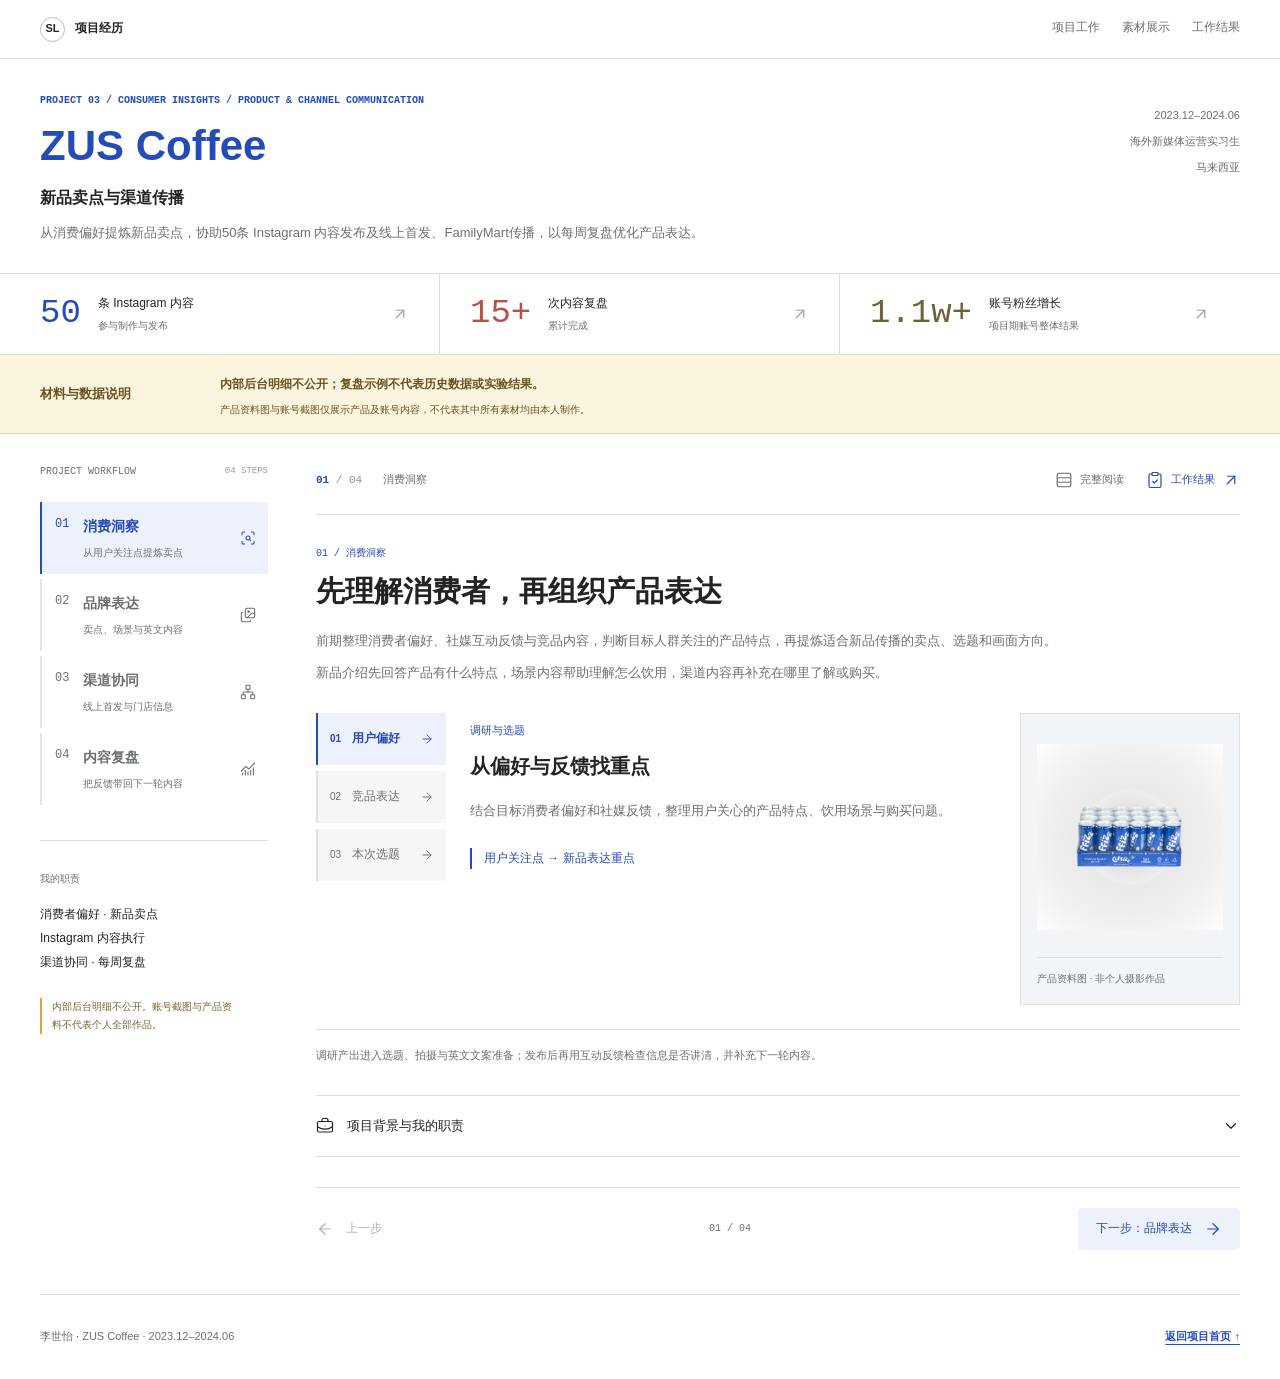
<file: docs/projects/zus-everywhere/case_study.html>
<!doctype html>
<html lang="zh-CN">
<head>
  <meta charset="UTF-8">
  <meta name="viewport" content="width=device-width, initial-scale=1">
  <meta name="description" content="ZUS Coffee新品上市与渠道传播：从消费者偏好与竞品内容提炼卖点，协助50条Instagram制作发布，配合线上首发及FamilyMart门店传播，持续复盘与优化。">
  <title>ZUS Coffee新品卖点与渠道传播 | 李世怡 · 蔚来顾问「未来星」营销管训班</title>
  <style>
    :root { --ink: #202a38; --blue: #1645c3; --pink: #ad3168; --teal: #08786a; --gold: #805e13; --yellow: #ffe083; --line: #d9e0e8; --muted: #596777; --soft: #f4f6f9; }
    * { box-sizing: border-box; }
    html { scroll-behavior: smooth; scroll-padding-top: 86px; }
    body { margin: 0; color: var(--ink); background: #fff; font: 16px/1.8 Inter, -apple-system, BlinkMacSystemFont, "Segoe UI", "PingFang SC", "Microsoft YaHei", sans-serif; letter-spacing: 0; }
    h1, h2, h3, h4, p, figure { margin: 0; }
    h1, h2, h3, h4 { line-height: 1.4; letter-spacing: 0; text-wrap: balance; }
    p { overflow-wrap: anywhere; }
    a { color: inherit; text-underline-offset: 4px; }
    img { display: block; max-width: 100%; height: auto; }
    button { font: inherit; cursor: pointer; touch-action: manipulation; }
    button, a { -webkit-tap-highlight-color: transparent; }
    [hidden] { display: none !important; }
    :focus-visible { outline: 3px solid var(--pink); outline-offset: 4px; }
    .wrap { width: min(1180px, calc(100% - 64px)); margin-inline: auto; }
    .skip-link { position: fixed; top: 10px; left: 10px; z-index: 100; padding: 8px 12px; background: #fff; transform: translateY(-160%); }
    .skip-link:focus { transform: none; }
    .nav { position: sticky; top: 0; z-index: 30; display: flex; align-items: center; justify-content: space-between; gap: 24px; min-height: 64px; padding: 0 max(32px, calc((100% - 1180px) / 2)); background: #fffffffa; border-bottom: 1px solid var(--line); }
    .brand { display: inline-flex; align-items: center; gap: 10px; color: var(--blue); text-decoration: none; font-size: 13px; font-weight: 750; white-space: nowrap; }
    .brand-mark { display: grid; place-items: center; width: 28px; height: 28px; border: 1px solid var(--blue); border-radius: 50%; font-size: 11px; }
    .nav-links { display: flex; gap: 22px; min-width: 0; overflow: auto; scrollbar-width: none; }
    .nav-links::-webkit-scrollbar { display: none; }
    .nav-links a { display: inline-flex; flex-shrink: 0; align-items: center; min-height: 44px; border-bottom: 2px solid transparent; color: var(--muted); text-decoration: none; font-size: 12px; }
    .nav-links a:hover, .nav-links a[aria-current="location"] { color: var(--blue); border-bottom-color: var(--blue); }
    .hero { position: relative; isolation: isolate; background: #d9e5ed; }
    .hero::before { content: ""; position: absolute; inset: 0; z-index: -1; background: linear-gradient(90deg, #f4f8fcfa 0%, #f4f8fcf5 36%, #f4f8fc75 60%, #f4f8fc00 80%), url("evidence/coffizz-launch.jpg") center 55% / cover no-repeat; }
    .hero-inner { padding-block: 55px 35px; }
    .eyebrow { margin-bottom: 20px; color: var(--blue); font-size: 11px; font-weight: 750; }
    h1 { color: var(--blue); font-size: 64px; line-height: 1.14; font-weight: 850; }
    h1 span { display: block; margin-top: 16px; color: var(--ink); font-size: 36px; line-height: 1.35; }
    .hero-copy { max-width: 570px; margin-top: 22px; color: #334558; font-size: 16px; line-height: 1.9; }
    .hero-meta { display: flex; flex-wrap: wrap; gap: 8px 20px; margin-top: 23px; font-size: 12px; color: #334558; }
    .hero-meta span { padding-left: 9px; border-left: 2px solid var(--blue); }
    .hero-source { max-width: 570px; margin-top: 28px; font-size: 10px; color: #3c4e5f; }
    .hero-source a { display: inline-flex; align-items: center; min-height: 32px; }
    .disclosure { background: var(--yellow); color: #362807; border-bottom: 1px solid #d9b759; }
    .disclosure-inner { display: grid; grid-template-columns: 205px 1fr; align-items: center; gap: 40px; padding-block: 21px; }
    .disclosure h2 { font-size: 18px; }
    .disclosure strong { font-size: 14px; }
    .disclosure p { font-size: 12px; margin-top: 5px; }
    .snapshot { border-bottom: 1px solid var(--line); }
    .metric-row { display: grid; grid-template-columns: repeat(3, minmax(0, 1fr)); }
    .metric { --accent: var(--blue); display: grid; grid-template-columns: auto 1fr; gap: 22px; align-items: center; padding: 28px; border-right: 1px solid var(--line); }
    .metric:first-child { padding-left: 0; }
    .metric:nth-child(2) { --accent: var(--teal); }
    .metric:last-child { --accent: var(--pink); border-right: 0; }
    .metric strong { color: var(--accent); font: 46px/1.2 "SFMono-Regular", Consolas, monospace; white-space: nowrap; }
    .metric b { display: block; font-size: 14px; }
    .metric small { display: block; font-size: 11px; color: var(--muted); margin-top: 4px; }
    .band { border-bottom: 1px solid var(--line); }
    .soft { background: var(--soft); }
    .section { padding-block: 74px; }
    .section-head { display: grid; grid-template-columns: .85fr 1.15fr; gap: 70px; margin-bottom: 34px; align-items: start; }
    .kicker { color: var(--blue); font-size: 11px; font-weight: 750; margin-bottom: 12px; }
    h2 { font-size: 36px; line-height: 1.35; }
    h3 { font-size: 22px; } h4 { font-size: 16px; }
    .lead { font-size: 15px; color: var(--muted); line-height: 1.95; padding-top: 3px; }
    .lead p + p { margin-top: 12px; }
    .roles { display: grid; grid-template-columns: repeat(3, minmax(0, 1fr)); gap: 30px; }
    .role { --accent: var(--blue); display: grid; grid-template-columns: 38px 1fr; gap: 18px; border-top: 3px solid var(--accent); padding-top: 24px; }
    .role:nth-child(2) { --accent: var(--pink); }
    .role:nth-child(3) { --accent: var(--teal); }
    .role > span { font: 28px/1.5 "SFMono-Regular", Consolas, monospace; color: var(--accent); }
    .role p { font-size: 13px; color: var(--muted); margin-top: 10px; }
    .research-grid { display: grid; grid-template-columns: repeat(3, minmax(0, 1fr)); gap: 30px; }
    .research-item { padding-top: 22px; border-top: 1px solid #b3bfcd; }
    .research-item > span { color: var(--blue); font: 12px/1.5 "SFMono-Regular", Consolas, monospace; }
    .research-item h3 { margin-top: 12px; }
    .research-item p { color: var(--muted); font-size: 14px; margin-top: 12px; }
    .research-item small { display: block; font-size: 11px; color: var(--gold); margin-top: 20px; }
    .research-note { padding-top: 24px; margin-top: 28px; border-top: 1px solid var(--line); font-size: 13px; color: var(--muted); }
    .workflow-heading { display: flex; justify-content: space-between; align-items: baseline; gap: 16px; flex-wrap: wrap; margin-bottom: 22px; }
    .workflow-heading h3 { font-size: 19px; }
    .example-label { font-size: 11px; color: var(--gold); font-weight: 650; }
    .workflow { display: grid; grid-template-columns: repeat(6, minmax(0, 1fr)); gap: 22px; list-style: none; margin: 0 0 38px; padding: 0; }
    .workflow li { --accent: var(--blue); position: relative; border-top: 3px solid var(--accent); padding-top: 20px; }
    .workflow li:nth-child(2), .workflow li:nth-child(5) { --accent: var(--pink); }
    .workflow li:nth-child(3), .workflow li:nth-child(6) { --accent: var(--teal); }
    .workflow li:not(:last-child)::after { content: "→"; position: absolute; right: -22px; top: -21px; color: var(--accent); font-size: 23px; background: #fff; padding-inline: 3px; }
    .workflow li > span { display: block; color: var(--accent); font: 29px/1.3 "SFMono-Regular", Consolas, monospace; margin-bottom: 12px; }
    .workflow h4 { font-size: 16px; }
    .workflow p { font-size: 12px; color: var(--muted); margin-top: 8px; }
    .tablist { display: flex; width: min(650px, 100%); padding: 4px; border: 1px solid #b7c4d4; background: #fff; border-radius: 6px; margin-bottom: 24px; }
    .tablist button { flex: 1; min-width: 0; min-height: 46px; padding: 8px 12px; border: 0; border-radius: 3px; color: var(--muted); background: transparent; font-size: 13px; }
    .tablist button[aria-selected="true"] { background: var(--blue); color: #fff; }
    .tablist button:hover:not([aria-selected="true"]) { background: var(--soft); color: var(--blue); }
    .panels { min-width: 0; }
    .panel { padding: 28px 0; border-block: 1px solid var(--line); min-width: 0; }
    .panel + .panel { margin-top: 24px; }
    .enhanced .panels { display: grid; }
    .enhanced .panel { grid-area: 1 / 1; margin: 0; }
    .enhanced .panel[aria-hidden="true"] { visibility: hidden; pointer-events: none; }
    .panel-heading { display: grid; grid-template-columns: 56px 1fr; align-items: center; gap: 20px; margin-bottom: 25px; }
    .panel-heading > span { color: var(--pink); font: 37px/1.2 "SFMono-Regular", Consolas, monospace; }
    .panel-heading small { display: block; font-size: 10px; color: var(--muted); margin-bottom: 7px; }
    .panel-heading h3 { font-size: 24px; }
    .panel-columns { display: grid; grid-template-columns: repeat(3, minmax(0, 1fr)); gap: 30px; }
    .panel-column { --accent: var(--blue); border-top: 3px solid var(--accent); padding-top: 17px; }
    .panel-column:nth-child(2) { --accent: var(--pink); }
    .panel-column:nth-child(3) { --accent: var(--teal); }
    .panel-column h4 { color: var(--accent); }
    .panel-column p { font-size: 14px; color: var(--muted); line-height: 1.9; margin-top: 11px; }
    .material-note { font-size: 11px; color: var(--muted); margin-top: 17px; }
    .evidence { display: grid; grid-template-columns: minmax(0, 1fr) minmax(0, 1fr); gap: 56px; align-items: start; margin-top: 50px; }
    .photo-link { display: block; cursor: zoom-in; border: 1px solid var(--line); background: #fff; }
    .photo-link:hover { outline: 3px solid var(--blue); outline-offset: -3px; }
    .feed img { width: 100%; aspect-ratio: 1206 / 2622; object-fit: contain; }
    figcaption { font-size: 11px; color: var(--muted); margin-top: 12px; }
    .evidence-copy { padding-top: 23px; border-top: 2px solid var(--ink); }
    .evidence-copy h3 { font-size: 27px; }
    .evidence-copy > p { margin-top: 16px; font-size: 14px; color: var(--muted); }
    .evidence-points { margin: 25px 0; }
    .evidence-points > div { padding-block: 16px; border-top: 1px solid var(--line); }
    .evidence-points dt { font-size: 14px; font-weight: 700; }
    .evidence-points dd { margin: 6px 0 0; font-size: 13px; color: var(--muted); }
    .image-note { padding: 16px 18px; margin-top: 20px; border-left: 3px solid #ae790b; background: var(--yellow); color: #362807; font-size: 12px; }
    .product-materials { display: grid; grid-template-columns: 1fr 1fr; gap: 18px; margin-top: 28px; }
    .product-materials img { width: 100%; aspect-ratio: 1; object-fit: contain; }
    .channel-steps { display: grid; grid-template-columns: repeat(3, minmax(0, 1fr)); gap: 30px; margin-bottom: 40px; }
    .channel-step { border-top: 3px solid var(--teal); padding-top: 22px; }
    .channel-step:nth-child(2) { border-color: var(--pink); }
    .channel-step:nth-child(3) { border-color: var(--blue); }
    .channel-step h3 { font-size: 21px; }
    .channel-step p { font-size: 13px; color: var(--muted); margin-top: 11px; }
    .review-intro { display: flex; justify-content: space-between; align-items: baseline; gap: 20px; flex-wrap: wrap; margin-bottom: 22px; }
    .review-intro h3 { font-size: 23px; }
    .review-note { padding: 15px 18px; background: #fff2c8; border-left: 3px solid #c79922; color: #604714; font-size: 12px; margin-bottom: 22px; }
    .results { background: #f1f7f4; }
    .result-list { list-style: none; margin: 0; padding: 0; border-top: 1px solid #b9d2c7; }
    .result-list li { display: grid; grid-template-columns: 55px .8fr 1.2fr; align-items: baseline; gap: 28px; padding-block: 26px; border-bottom: 1px solid #b9d2c7; }
    .result-list li > span { font: 22px/1.2 "SFMono-Regular", Consolas, monospace; color: var(--teal); }
    .result-list h3 { font-size: 22px; }
    .result-list p { font-size: 14px; color: var(--muted); }
    .scope-note { margin-top: 25px; font-size: 12px; color: #4b6258; }
    .scope-note strong { margin-right: 10px; color: #25654a; }
    .footer { padding-block: 22px; font-size: 11px; color: var(--muted); }
    .footer .wrap { display: flex; justify-content: space-between; gap: 20px; align-items: center; }
    .footer a { display: inline-flex; align-items: center; min-height: 44px; font-weight: 700; color: var(--blue); }
    @media (max-width: 1000px) {
      h1 { font-size: 55px; } h1 span { font-size: 32px; } h2 { font-size: 32px; }
      .hero-copy { max-width: 480px; }
      .metric { grid-template-columns: 1fr; gap: 9px; padding-inline: 22px; }
      .metric strong { font-size: 40px; }
      .section-head { gap: 36px; }
      .role { grid-template-columns: 30px 1fr; gap: 12px; } .role h3 { font-size: 20px; }
      .workflow { gap: 15px; } .workflow li:not(:last-child)::after { right: -19px; font-size: 20px; top: -19px; }
      .workflow h4 { font-size: 14px; }
      .evidence { gap: 30px; }
      .product-materials { gap: 12px; }
    }
    @media (max-width: 760px) {
      html { scroll-padding-top: 102px; }
      .wrap { width: calc(100% - 36px); }
      .nav { flex-direction: column; align-items: stretch; padding: 12px 18px 0; gap: 0; }
      .brand { font-size: 12px; } .brand-mark { width: 24px; height: 24px; }
      .nav-links { width: 100%; gap: 23px; } .nav-links a { font-size: 11px; }
      .hero::before { background-image: linear-gradient(90deg, #f4f8fcfa 0%, #f4f8fce8 48%, #f4f8fc85 100%), url("evidence/coffizz-launch.jpg"); background-position: center, 68% center; }
      .hero-inner { padding-block: 32px 22px; }
      h1 { font-size: 44px; } h1 span { margin-top: 14px; font-size: 27px; }
      .eyebrow { font-size: 10px; margin-bottom: 15px; }
      .hero-copy { font-size: 14px; margin-top: 17px; max-width: 390px; }
      .hero-meta { font-size: 10px; gap: 7px 14px; margin-top: 18px; }
      .hero-source { font-size: 10px; margin-top: 16px; }
      .disclosure-inner { grid-template-columns: 1fr; gap: 8px; padding-block: 18px; }
      .disclosure h2 { font-size: 18px; } .disclosure strong { font-size: 12px; } .disclosure p { font-size: 11px; }
      .metric, .metric:first-child { padding: 22px 12px; }
      .metric:first-child { padding-left: 0; } .metric:last-child { padding-right: 0; }
      .metric strong { font-size: 30px; } .metric b { font-size: 12px; } .metric small { font-size: 10px; }
      .section { padding-block: 50px; }
      .section-head { grid-template-columns: 1fr; gap: 18px; margin-bottom: 28px; }
      h2 { font-size: 29px; } .kicker { font-size: 10px; margin-bottom: 10px; } .lead { font-size: 14px; }
      .roles, .research-grid { grid-template-columns: 1fr; gap: 24px; }
      .role { padding-top: 18px; grid-template-columns: 35px 1fr; gap: 15px; }
      .role h3 { font-size: 21px; } .role p { margin-top: 7px; }
      .research-item { padding-top: 18px; } .research-item h3 { font-size: 21px; margin-top: 8px; }
      .research-item p { margin-top: 8px; font-size: 13px; } .research-item small { margin-top: 12px; }
      .research-note { font-size: 12px; padding-top: 20px; margin-top: 25px; }
      .workflow-heading h3 { font-size: 18px; } .example-label { font-size: 10px; }
      .workflow { grid-template-columns: 1fr; gap: 0; margin-bottom: 28px; }
      .workflow li { border-top: 0; border-left: 2px solid var(--accent); padding: 0 0 24px 54px; margin-left: 9px; }
      .workflow li:last-child { padding-bottom: 0; }
      .workflow li > span { position: absolute; top: 1px; left: 14px; font-size: 21px; }
      .workflow h4 { font-size: 17px; } .workflow p { margin-top: 6px; }
      .workflow li:not(:last-child)::after { content: "↓"; top: auto; bottom: 0; left: -10px; right: auto; font-size: 20px; padding: 0; }
      .tablist { width: 100%; margin-bottom: 20px; } .tablist button { font-size: 12px; padding-inline: 6px; }
      .panel { padding-block: 22px; }
      .panel-heading { grid-template-columns: 38px 1fr; gap: 15px; margin-bottom: 20px; }
      .panel-heading > span { font-size: 29px; } .panel-heading h3 { font-size: 21px; }
      .panel-columns { grid-template-columns: 1fr; gap: 23px; }
      .panel-column { padding-top: 15px; } .panel-column p { font-size: 13px; margin-top: 9px; }
      .material-note { font-size: 10px; }
      .evidence { grid-template-columns: 1fr; gap: 26px; margin-top: 35px; }
      .evidence-copy { padding-top: 19px; } .evidence-copy h3 { font-size: 25px; }
      .evidence-copy > p { font-size: 13px; }
      .product-materials { gap: 16px; }
      .channel-steps { grid-template-columns: 1fr; gap: 24px; margin-bottom: 30px; }
      .channel-step { padding-top: 18px; } .channel-step p { margin-top: 8px; }
      .review-intro { gap: 8px; } .review-intro h3 { font-size: 21px; }
      .review-note { font-size: 11px; padding: 14px 16px; }
      .result-list li { grid-template-columns: 32px 1fr; gap: 10px 16px; padding-block: 23px; }
      .result-list li > span { font-size: 19px; } .result-list h3 { font-size: 21px; }
      .result-list p { grid-column: 2; font-size: 13px; }
      .scope-note { font-size: 11px; } .scope-note strong { display: block; margin-bottom: 6px; }
      .footer .wrap { flex-direction: column; align-items: flex-start; gap: 6px; }
    }
    @media (max-width: 360px) { .metric strong { font-size: 26px; } .nav-links { gap: 17px; } }
    @media (prefers-reduced-motion: reduce) { html { scroll-behavior: auto; } }
  </style>
  <link rel="stylesheet" href="../ai-news-dashboard/case-study-workspace.css">
  <link rel="stylesheet" href="../project-workspace.css">
  <link rel="stylesheet" href="../market-workspace.css">
</head>
<body>
  <a class="skip-link" href="#overview">跳至项目内容</a>
  <nav class="nav" aria-label="页面导航">
    <a class="brand" href="../../" aria-label="返回作品集首页"><span class="brand-mark">SL</span><span>Shiyi Li · Marketing Trainee</span></a>
    <div class="nav-links"><a href="#overview">我的职责</a><a href="#research">内容调研</a><a href="#content">内容执行</a><a href="#review">渠道复盘</a><a href="#results">工作结果</a></div>
  </nav>
  <main>
    <header class="hero">
      <div class="wrap hero-inner">
        <p class="eyebrow">PROJECT 03 / CONSUMER INSIGHTS · PRODUCT & CHANNEL COMMUNICATION</p>
        <h1>ZUS Coffee<span>新品卖点<br>与渠道传播</span></h1>
        <p class="hero-copy">从消费偏好提炼新品卖点，协助50条 Instagram 内容发布及线上首发、FamilyMart传播，以每周复盘优化产品表达。</p>
        <div class="hero-meta"><span>2023.12–2024.06</span><span>海外新媒体运营实习生</span><span>马来西亚</span></div>
        <p class="hero-source">COFFIZZ 产品资料图 · 非个人摄影作品 · <a href="https://siakapkeli.my/articles/zus-coffee-perkenalkan-coffizz-kopi-berkarbonat-halal-dalam-tin-pertama-di-malaysia" target="_blank" rel="noopener noreferrer">原图片来源 ↗</a></p>
      </div>
    </header>
    <aside class="disclosure" aria-labelledby="disclosure-title">
      <div class="wrap disclosure-inner"><h2 id="disclosure-title">材料与数据说明</h2><div><strong>内部后台明细不公开；复盘示例不代表历史数据或实验结果。</strong><p>产品资料图与账号截图仅展示产品及账号内容，不代表其中所有素材均由本人制作。</p></div></div>
    </aside>
    <div class="snapshot" aria-label="工作量与账号结果">
      <div class="wrap metric-row">
        <div class="metric"><strong>50</strong><div><b>条 Instagram 内容</b><small>协助制作与发布的内容条数</small></div></div>
        <div class="metric"><strong>15+</strong><div><b>次内容复盘</b><small>每周监测、累计输出复盘</small></div></div>
        <div class="metric"><strong>1.1w+</strong><div><b>账号粉丝增长</b><small>项目期账号整体结果</small></div></div>
      </div>
    </div>

    <section class="band" id="overview"><div class="wrap section">
      <div class="section-head"><div><p class="kicker">01 / 项目背景与职责</p><h2>从消费偏好<br>到清晰的品牌表达</h2></div><div class="lead"><p>在 Zuspresso (M) Sdn. Bhd. 担任海外新媒体运营实习生期间，围绕 ZUS Coffee 新品传播，结合消费者偏好、社媒反馈与竞品内容整理卖点，参与 Instagram 选题、拍摄剪辑和英文文案，配合线上首发及 FamilyMart 传播。</p><p>发布后每周跟踪内容表现，累计输出15+次复盘，将用户关注点与信息缺口带回后续选题、文案和排期，形成消费洞察—产品表达—渠道协同—内容复盘的闭环。</p></div></div>
      <div class="roles">
        <article class="role"><span>01</span><div><h3>消费者洞察与卖点</h3><p>结合用户偏好、社媒反馈与竞品表达，把新品特点转成选题与传播重点。</p></div></article>
        <article class="role"><span>02</span><div><h3>制作与发布</h3><p>参与拍摄、剪辑、英文文案、hashtag 与素材整理，配合发布排期。</p></div></article>
        <article class="role"><span>03</span><div><h3>渠道协同与复盘</h3><p>配合线上首发和FamilyMart信息准备，每周复盘并优化后续内容与发布节奏。</p></div></article>
      </div>
    </div></section>

    <section class="band soft" id="research"><div class="wrap section">
      <div class="section-head"><div><p class="kicker">02 / 消费需求与卖点梳理</p><h2>用户关注什么<br>产品就先讲什么</h2></div><div class="lead"><p>前期整理消费者偏好、社媒互动反馈与竞品内容，判断目标人群关注的产品特点，再提炼适合新品传播的卖点、选题和画面方向。</p><p>新品介绍先回答产品有什么特点，场景内容帮助理解怎么饮用，渠道内容再补充在哪里了解或购买。</p></div></div>
      <div class="research-grid">
        <article class="research-item"><span>01 / 消费者</span><h3>从偏好与反馈找重点</h3><p>结合目标消费者偏好和社媒反馈，整理用户关心的产品特点、饮用场景与购买问题。</p><small>用户关注点 → 新品表达重点</small></article>
        <article class="research-item"><span>02 / 竞品</span><h3>观察新品内容怎么呈现</h3><p>参考竞品的新品介绍、场景画面和渠道说明，判断哪些表达适合目标用户与本次传播。</p><small>竞品内容观察 → 选题与形式参考</small></article>
        <article class="research-item"><span>03 / 卖点</span><h3>把信息转成制作任务</h3><p>结合产品资料与首发安排，梳理主要卖点、画面方向、英文文案和渠道信息，供内容制作使用。</p><small>调研与产品资料 → 选题、拍摄及英文表达</small></article>
      </div>
      <p class="research-note">调研产出进入选题、拍摄与英文文案准备；发布后再用互动反馈检查信息是否讲清，并补充下一轮内容。</p>
    </div></section>

    <section class="band" id="content"><div class="wrap section">
      <div class="section-head"><div><p class="kicker">03 / Instagram 内容执行</p><h2>把产品特点<br>讲进用户的日常场景</h2></div><div class="lead"><p>协助完成50条Instagram内容发布，参与选题、拍摄、剪辑、英文文案、hashtag与素材整理。</p><p>让产品画面、英文表达与发布目的相互对应：新品介绍讲清卖点，生活场景增加理解，购买信息承接兴趣。</p></div></div>
      <div class="workflow-heading"><h3>内容工作流程</h3><span class="example-label">工作环节整理 · 非历史排期记录</span></div>
      <ol class="workflow" aria-label="内容工作流程">
        <li><span>01</span><h4>消费者与竞品调研</h4><p>整理偏好与互动反馈</p></li>
        <li><span>02</span><h4>选题与文案</h4><p>准备卖点和英文表达</p></li>
        <li><span>03</span><h4>拍摄与剪辑</h4><p>参与画面与视频制作</p></li>
        <li><span>04</span><h4>确认与排期</h4><p>配合核对素材与时间</p></li>
        <li><span>05</span><h4>内容发布</h4><p>整理文案、标签与素材</p></li>
        <li><span>06</span><h4>复盘回流</h4><p>优化下一条选题与节奏</p></li>
      </ol>
      <div class="tabbed" data-tab-group="content">
        <div class="tablist" role="tablist" aria-label="三类内容工作" hidden>
          <button id="content-tab-product" type="button" role="tab" aria-controls="content-product">新品介绍</button>
          <button id="content-tab-scene" type="button" role="tab" aria-controls="content-scene">生活场景</button>
          <button id="content-tab-channel" type="button" role="tab" aria-controls="content-channel">购买信息</button>
        </div>
        <div class="panels">
          <article class="panel" id="content-product"><div class="panel-heading"><span>01</span><div><small>新品介绍</small><h3>把产品信息说明白</h3></div></div><div class="panel-columns">
            <div class="panel-column"><h4>要传达什么</h4><p>新品是什么，有哪些值得关注的产品特点，以及本次发布需要说明的信息。</p></div>
            <div class="panel-column"><h4>参与的工作</h4><p>整理产品卖点，参与相关选题、拍摄剪辑与英文文案，配合素材准备。</p></div>
            <div class="panel-column"><h4>内容表达重点</h4><p>产品画面与文案相互对应，产品名称、信息和发布主题保持一致。</p></div>
          </div></article>
          <article class="panel" id="content-scene"><div class="panel-heading"><span>02</span><div><small>生活场景内容</small><h3>让画面贴近使用情境</h3></div></div><div class="panel-columns">
            <div class="panel-column"><h4>要传达什么</h4><p>产品可以出现在哪些日常情境中，让内容不只停留在包装和卖点介绍。</p></div>
            <div class="panel-column"><h4>参与的工作</h4><p>结合选题参与拍摄、剪辑与英文文案，整理不同版本和发布所需素材。</p></div>
            <div class="panel-column"><h4>内容表达重点</h4><p>让产品、场景和文字围绕同一个主题，避免画面与文案各说各的。</p></div>
          </div></article>
          <article class="panel" id="content-channel"><div class="panel-heading"><span>03</span><div><small>购买信息传播</small><h3>把购买信息补充清楚</h3></div></div><div class="panel-columns">
            <div class="panel-column"><h4>要传达什么</h4><p>新品的线上发布与线下渠道信息，让感兴趣的用户知道在哪里了解或购买。</p></div>
            <div class="panel-column"><h4>参与的工作</h4><p>配合线上首发及 FamilyMart 传播，协助整理宣传素材、门店信息与发布排期。</p></div>
            <div class="panel-column"><h4>内容表达重点</h4><p>核对产品名称、渠道说明与发布时间，避免信息遗漏或前后不一致。</p></div>
          </div></article>
        </div>
      </div>
      <p class="material-note">三类内容为工作说明的组织方式，不代表三组对照实验；未展示单条内容的后台数据或转化结论。</p>
      <div class="evidence">
        <figure class="feed"><a class="photo-link" href="../../works/covers/zus-everywhere.jpg" target="_blank" rel="noopener noreferrer" aria-label="查看 ZUS Everywhere 账号截图原图"><img src="../../works/covers/zus-everywhere.jpg" width="1206" height="2622" alt="ZUS Everywhere Instagram 账号截图，包含产品、场景及活动内容" loading="lazy"></a><figcaption>账号截图 · 保留原貌 · 不代表其中所有内容均由本人制作</figcaption></figure>
        <div class="evidence-copy">
          <p class="kicker">账号内容与产品资料</p><h3>画面、英文文案<br>和发布信息一起准备</h3>
          <p>账号截图呈现了产品、生活场景和活动等内容。我的参与范围以本页说明的选题、拍摄剪辑、英文文案及发布配合为准。</p>
          <dl class="evidence-points">
            <div><dt>画面与视频</dt><dd>参与拍摄和剪辑，围绕选题准备相应素材。</dd></div>
            <div><dt>英文文案与标签</dt><dd>参与英文 caption、hashtag 与产品信息整理。</dd></div>
            <div><dt>素材与发布时间</dt><dd>协助整理素材版本，配合发布排期与信息确认。</dd></div>
          </dl>
          <p class="image-note">材料说明：账号截图用于呈现整体内容风格；下方为产品资料图，并非个人摄影或设计作品。</p>
          <div class="product-materials">
            <figure><a class="photo-link" href="evidence/coffizz-product.png" target="_blank" rel="noopener noreferrer" aria-label="查看 COFFIZZ 产品资料原图"><img src="evidence/coffizz-product.png" width="1080" height="1080" alt="COFFIZZ 产品资料图" loading="lazy"></a><figcaption>COFFIZZ 产品资料图</figcaption></figure>
            <figure><a class="photo-link" href="evidence/coffizz-carton.png" target="_blank" rel="noopener noreferrer" aria-label="查看 COFFIZZ 包装资料原图"><img src="evidence/coffizz-carton.png" width="1080" height="1080" alt="COFFIZZ 外箱包装资料图" loading="lazy"></a><figcaption>COFFIZZ 包装资料图</figcaption></figure>
          </div>
        </div>
      </div>
    </div></section>

    <section class="band soft" id="review"><div class="wrap section">
      <div class="section-head"><div><p class="kicker">04 / 上市传播与内容复盘</p><h2>配合渠道传播<br>把反馈接回内容优化</h2></div><div class="lead"><p>配合新品线上首发及FamilyMart线下渠道传播，协助整理宣传素材、门店信息与发布排期，核对产品、渠道说明和发布时间。</p><p>每周监测内容表现，累计输出15+次复盘。把购买信息疑问补回文案，将互动反馈带回后续选题、内容形式与发布节奏。</p></div></div>
      <div class="channel-steps">
        <article class="channel-step"><h3>发布前：统一上市信息</h3><p>整理首发素材、FamilyMart门店信息及排期，检查产品名称、渠道说明与时间是否一致。</p></article>
        <article class="channel-step"><h3>发布后：监测内容与反馈</h3><p>每周跟踪可获取的内容表现，整理消费者对卖点、场景和购买信息的互动反馈。</p></article>
        <article class="channel-step"><h3>复盘后：回到下一轮制作</h3><p>把信息缺口补回文案与素材，优化后续选题和发布节奏，再持续观察新的反馈。</p></article>
      </div>
      <div class="review-intro"><h3>复盘时，如何考虑下一步</h3><span class="example-label">复盘思路示意 · 非历史数据结论</span></div>
      <p class="review-note">以下是问题处理思路，不是历史用户原话、真实数据对比或已经验证的优化效果。数据有变化时，先核对内容、时间与其他影响因素，再讨论调整。</p>
      <div class="tabbed" data-tab-group="review">
        <div class="tablist" role="tablist" aria-label="复盘思路示例" hidden>
          <button id="review-tab-info" type="button" role="tab" aria-controls="review-info">购买地点询问</button>
          <button id="review-tab-response" type="button" role="tab" aria-controls="review-response">内容表现变化</button>
          <button id="review-tab-product" type="button" role="tab" aria-controls="review-product">产品问题反馈</button>
        </div>
        <div class="panels">
          <article class="panel" id="review-info"><div class="panel-heading"><span>01</span><div><small>示例情境</small><h3>评论里出现购买地点询问</h3></div></div><div class="panel-columns">
            <div class="panel-column"><h4>关注什么信息</h4><p>用户具体询问哪个产品、哪个地区或哪类购买渠道，不直接把询问当作成交。</p></div>
            <div class="panel-column"><h4>还需要核对什么</h4><p>检查原帖是否说明购买渠道，以及现有门店或购买入口信息是否仍然准确。</p></div>
            <div class="panel-column"><h4>可以怎样调整</h4><p>在信息确认后补充渠道说明，并在后续相关内容中更清楚地呈现购买信息。</p></div>
          </div></article>
          <article class="panel" id="review-response"><div class="panel-heading"><span>02</span><div><small>示例情境</small><h3>一条内容的表现发生变化</h3></div></div><div class="panel-columns">
            <div class="panel-column"><h4>关注什么信息</h4><p>在相同观察时长下，查看可获取的触达和互动表现，避免只看某一个数字。</p></div>
            <div class="panel-column"><h4>还需要核对什么</h4><p>核对主题、形式、发布时间，以及是否有活动或额外推广等影响。</p></div>
            <div class="panel-column"><h4>可以怎样调整</h4><p>提出下一条内容的具体尝试，如调整开头或信息顺序，发布后继续观察，不提前承诺效果。</p></div>
          </div></article>
          <article class="panel" id="review-product"><div class="panel-heading"><span>03</span><div><small>示例情境</small><h3>用户对产品信息有疑问</h3></div></div><div class="panel-columns">
            <div class="panel-column"><h4>关注什么信息</h4><p>区分用户是在询问产品信息，还是表达个人偏好，不从少量评论推断全部用户。</p></div>
            <div class="panel-column"><h4>还需要核对什么</h4><p>回看原内容是否解释清楚，再核对产品资料，确认哪些信息可以补充。</p></div>
            <div class="panel-column"><h4>可以怎样调整</h4><p>把已确认的信息补充到文案或后续选题中，涉及不确定的问题先与团队确认。</p></div>
          </div></article>
        </div>
      </div>
    </div></section>

    <section class="band results" id="results"><div class="wrap section">
      <div class="section-head"><div><p class="kicker">05 / 工作结果与闭环</p><h2>持续优化产品表达<br>协同支持账号增长</h2></div><div class="lead"><p>从消费者偏好和竞品观察出发，提炼新品卖点，配合内容制作与渠道传播，再用15+次复盘优化后续表达；协同带动账号粉丝增长1.1w+，为项目期账号整体结果。</p></div></div>
      <ol class="result-list">
        <li><span>01</span><h3>协助50条内容发布</h3><p>参与选题、拍摄、剪辑、英文文案、hashtag与素材整理，支持新品上市传播。</p></li>
        <li><span>02</span><h3>输出15+次内容复盘</h3><p>每周监测内容表现，将互动反馈带回选题、表达与发布节奏。</p></li>
        <li><span>03</span><h3>账号粉丝增长1.1w+</h3><p>协同带动项目期账号整体增长，不单独归因于某条内容。</p></li>
      </ol>
      <p class="scope-note"><strong>统计范围</strong>参与发布的内容条数、累计完成的复盘次数及项目期账号粉丝增长；原始后台明细不作公开展示。</p>
    </div></section>
  </main>
  <footer class="footer"><div class="wrap"><span>李世怡 · ZUS Coffee · 2023.12–2024.06</span><a href="../../">返回项目首页 ↑</a></div></footer>
  <script>
    // Shared grid sizing keeps all tab states stable; without JS every panel is readable.
    document.querySelectorAll('[data-tab-group]').forEach(group => {
      const tablist = group.querySelector('[role="tablist"]');
      const tabs = [...tablist.querySelectorAll('[role="tab"]')];
      const panels = [...group.querySelectorAll('.panel')];
      function selectTab(tab) {
        tabs.forEach(item => {
          const selected = item === tab;
          item.setAttribute('aria-selected', String(selected));
          item.tabIndex = selected ? 0 : -1;
        });
        panels.forEach(panel => {
          const selected = panel.id === tab.getAttribute('aria-controls');
          panel.setAttribute('aria-hidden', String(!selected));
          panel.inert = !selected;
        });
      }
      panels.forEach((panel, index) => {
        panel.setAttribute('role', 'tabpanel');
        panel.setAttribute('aria-labelledby', tabs[index].id);
      });
      group.classList.add('enhanced');
      tablist.hidden = false;
      selectTab(tabs[0]);
      tabs.forEach((tab, index) => {
        tab.addEventListener('click', () => selectTab(tab));
        tab.addEventListener('keydown', event => {
          let next;
          if (event.key === 'ArrowRight') next = (index + 1) % tabs.length;
          if (event.key === 'ArrowLeft') next = (index - 1 + tabs.length) % tabs.length;
          if (event.key === 'Home') next = 0;
          if (event.key === 'End') next = tabs.length - 1;
          if (next === undefined) return;
          event.preventDefault();
          selectTab(tabs[next]);
          tabs[next].focus();
        });
      });
    });
    if ('IntersectionObserver' in window) {
      const links = [...document.querySelectorAll('.nav-links a')];
      const observer = new IntersectionObserver(entries => {
        const visible = entries.filter(entry => entry.isIntersecting).sort((a, b) => a.boundingClientRect.top - b.boundingClientRect.top)[0];
        if (!visible) return;
        links.forEach(link => {
          if (link.hash === '#' + visible.target.id) link.setAttribute('aria-current', 'location');
          else link.removeAttribute('aria-current');
        });
      }, { rootMargin: '-110px 0px -55% 0px' });
      links.forEach(link => observer.observe(document.querySelector(link.hash)));
    }
  </script>
  <script src="../ai-news-dashboard/lucide.min.js"></script>
  <script src="../project-workspace.js" data-project="zus"></script>
</body>
</html>
</file>
<file: docs/projects/ai-news-dashboard/case-study-workspace.css>
:root { --ink: #202523; --muted: #69716e; --line: #dce1de; --soft: #f5f7f5; --blue: #126c62; --cyan: #126c62; --pink: #bd514d; }
.project-subtitle { margin-top: 10px; font-size: 20px; }
.hero h1 span { font-size: 36px; }
.need-tabs, .chart-tabs { display: flex; gap: 0; border-bottom: 1px solid var(--line); }
.need-tabs button, .chart-tabs button { border: 0; border-bottom: 2px solid transparent; background: none; padding: 12px 15px; color: var(--muted); font-size: 13px; }
.need-tabs [aria-selected="true"], .chart-tabs [aria-selected="true"] { border-bottom-color: var(--cyan); color: var(--cyan); font-weight: 700; }
.need-explorer { display: grid; grid-template-columns: minmax(0, 1fr) 230px; gap: 40px; }
.need-label { margin-top: 26px; font-size: 11px; color: var(--muted); }
.need-question { margin-top: 8px; font-size: 23px; }
.need-decisions { margin: 23px 0 0; }
.need-decisions > div { display: grid; grid-template-columns: 64px minmax(0, 1fr); gap: 18px; border-top: 1px solid var(--line); padding-block: 14px; font-size: 13px; }
.need-decisions dt { color: var(--muted); }
.need-decisions dd { margin: 0; }
.need-evidence { padding: 15px; background: #f0f3f0; border: 1px solid var(--line); }
.need-evidence img { height: 270px; object-fit: contain; }
.need-evidence figcaption { margin-top: 16px; border-top: 1px solid var(--line); padding-top: 12px; }
.need-evidence figcaption span { font-size: 10px; }
.need-evidence strong { font-size: 12px; margin-top: 4px; }
.need-source { margin-top: 24px; font-size: 11px; color: var(--muted); }
.interactive-case { background: #fff; }
.interactive-case svg.lucide { width: 18px; height: 18px; flex: 0 0 auto; }
.interactive-case .report, .interactive-case .hero-inner, .interactive-case .metric-strip { width: min(1280px, calc(100% - 80px)); }
.interactive-case .site-nav { min-height: 58px; padding: 0 max(40px, calc((100% - 1280px) / 2)); color: var(--ink); background: #fffffff5; border-bottom-color: var(--line); }
.interactive-case .brand-mark { border-color: #b6c0ba; width: 25px; height: 25px; }
.interactive-case .nav-brand { font-size: 12px; }
.interactive-case .nav-links a { color: var(--muted); min-height: 58px; gap: 5px; }
.interactive-case .nav-links a.active, .interactive-case .nav-links a:hover { color: var(--cyan); border-bottom-color: var(--cyan); }
.interactive-case .hero { min-height: 0; background: #fff; color: var(--ink); border-bottom: 1px solid var(--line); }
.interactive-case .hero::before { display: none; }
.interactive-case .hero-inner { position: relative; padding-block: 34px 28px; }
.interactive-case .eyebrow { margin-bottom: 13px; color: var(--cyan); font: 600 10px/1.5 "SFMono-Regular", Consolas, monospace; }
.interactive-case h1 { font-size: 42px; line-height: 1.2; font-weight: 760; }
.interactive-case h1 span { display: inline-block; margin-left: 14px; padding-left: 20px; border-left: 1px solid #acb9b1; font-size: 26px; font-weight: 500; vertical-align: middle; }
.interactive-case .project-subtitle { font-size: 16px; font-weight: 650; margin-top: 13px; }
.interactive-case .hero-copy { color: var(--muted); font-size: 13px; line-height: 1.8; margin-top: 8px; max-width: 730px; }
.interactive-case .hero-meta { position: absolute; right: 0; top: 47px; margin: 0; display: grid; gap: 6px; font-size: 11px; color: var(--muted); }
.interactive-case .hero-meta span { border: none; padding: 0; text-align: right; }
.interactive-case .metric-strip { grid-template-columns: repeat(3, minmax(0, 1fr)); }
.summary-stat { display: flex; align-items: center; gap: 20px; padding: 20px 30px; border-right: 1px solid var(--line); text-decoration: none; }
.summary-stat:first-child { padding-left: 0; }
.summary-stat:last-child { border: 0; }
.summary-stat > strong { font: 500 36px/1.2 "SFMono-Regular", Consolas, monospace; color: var(--cyan); white-space: nowrap; }
.summary-stat:nth-child(2) > strong { color: #b75145; }
.summary-stat:nth-child(3) > strong { color: #6e6137; }
.summary-stat > strong span { font-size: 21px; }
.summary-stat > strong small { font: 11px sans-serif; margin-right: 3px; }
.summary-stat > span { font-size: 12px; }
.summary-stat > span small { display: block; color: var(--muted); font-size: 10px; margin-top: 3px; }
.summary-stat > svg { margin-left: auto; color: #9aa49e; transition: transform .2s; }
.summary-stat:hover svg { transform: translate(2px, -2px); color: var(--ink); }
.workspace { display: grid; grid-template-columns: 228px minmax(0, 1fr); gap: 48px; padding-top: 30px; padding-bottom: 40px; scroll-margin-top: 78px; align-items: start; }
.workspace-rail { position: sticky; top: 83px; }
.rail-label { display: flex; align-items: center; justify-content: space-between; margin-bottom: 23px; font: 10px/1.5 "SFMono-Regular", Consolas, monospace; color: var(--muted); }
.rail-label span { color: #97a099; font-size: 9px; }
.workflow-tabs { display: grid; gap: 5px; }
.workflow-tabs button { position: relative; display: flex; align-items: center; gap: 14px; min-height: 72px; padding: 12px 12px 12px 13px; text-align: left; border: 0; border-left: 2px solid #e2e7e3; background: #fff; color: var(--muted); }
.workflow-tabs button[aria-selected="true"] { border-left-color: var(--cyan); background: #edf4ef; color: #174d3f; }
.workflow-tabs button:hover { background: #f4f7f4; }
.step-number { font: 12px/1.4 "SFMono-Regular", Consolas, monospace; align-self: flex-start; padding-top: 2px; }
.step-text { min-width: 0; }
.step-text strong { display: block; font-size: 14px; font-weight: 650; }
.step-text small { display: block; margin-top: 4px; font-size: 10px; font-weight: 400; color: var(--muted); }
.workflow-tabs button > svg { margin-left: auto; width: 16px !important; height: 16px !important; }
.rail-ownership { margin-top: 35px; padding-top: 22px; border-top: 1px solid var(--line); }
.rail-ownership > span { font-size: 10px; color: var(--muted); }
.rail-ownership p { margin-top: 10px; font-size: 12px; line-height: 2; }
.rail-note { color: #80602f; border-left: 2px solid #d1a550; padding-left: 10px; margin-top: 24px; font-size: 10px; max-width: 195px; }
.workspace-body { min-width: 0; }
.workspace-toolbar { display: flex; align-items: center; justify-content: space-between; gap: 12px; min-height: 34px; margin-bottom: 26px; padding-bottom: 18px; border-bottom: 1px solid var(--line); }
.workspace-breadcrumb { color: #89938c; font: 11px/1.5 "SFMono-Regular", Consolas, monospace; }
.workspace-breadcrumb b { color: var(--cyan); font-weight: 700; }
.workspace-breadcrumb > span { font: 11px sans-serif; color: var(--muted); margin-left: 14px; }
.workspace-actions { display: flex; align-items: center; gap: 22px; }
.workspace-actions a, .workspace-actions button { display: flex; align-items: center; gap: 7px; min-height: 32px; padding: 0; border: 0; background: transparent; color: var(--muted); text-decoration: none; font-size: 11px; }
.workspace-actions .tool-link { color: var(--cyan); }
.workspace-actions a:hover, .workspace-actions button:hover { color: var(--ink); }
.workflow-panel { min-width: 0; scroll-margin-top: 80px; }
.workflow-panel:focus { outline: none; }
.workflow-panel:focus-visible { outline: 2px solid var(--cyan); outline-offset: 9px; }
.workflow-panel:not([hidden]) { animation: reveal-panel .22s ease-out; }
.workflow-panel .section { width: 100%; padding: 0; margin: 0; scroll-margin-top: 85px; }
.workflow-panel .section-head { grid-template-columns: 1fr; gap: 14px; margin-bottom: 28px; }
.workflow-panel .kicker { font: 10px/1.5 "SFMono-Regular", Consolas, monospace; margin-bottom: 9px; color: var(--cyan); }
.workflow-panel h2 { font-size: 29px; line-height: 1.4; font-weight: 700; }
.workflow-panel .section-lead { max-width: 760px; font-size: 13px; line-height: 1.85; }
.workflow-footer { display: flex; justify-content: space-between; align-items: center; gap: 12px; border-top: 1px solid var(--line); margin-top: 30px; padding-block: 20px 4px; }
.workflow-footer button { display: inline-flex; align-items: center; justify-content: center; gap: 12px; border: 0; min-height: 42px; padding: 9px 0; background: #fff; color: var(--cyan); font-size: 12px; }
.workflow-footer button:disabled { color: #aab2ad; cursor: default; }
.workflow-footer .step-next { background: #eaf2ec; padding-inline: 18px; border-radius: 4px; }
.workflow-footer .step-next:hover { background: #dceade; }
.step-position { font: 10px "SFMono-Regular", Consolas, monospace; color: var(--muted); }
.is-full-read .workflow-panel + .workflow-panel { border-top: 1px solid var(--line); margin-top: 45px; padding-top: 40px; }
.is-full-read .workflow-footer { display: none; }
.campaign-flow { padding-block: 20px; border-block: 1px solid var(--line); margin-bottom: 26px; }
.campaign-flow-label { display: flex; justify-content: space-between; gap: 12px; font-size: 11px; }
.campaign-flow-label span + span { color: var(--muted); font-size: 10px; }
.campaign-flow ol { display: grid; grid-template-columns: repeat(4, minmax(0, 1fr)); padding: 0; margin: 30px 0; list-style: none; }
.campaign-flow li { position: relative; min-width: 0; border-top: 1px solid #b7cbbd; padding: 20px 18px 0 0; }
.campaign-flow li > svg { display: block; color: var(--cyan); margin-bottom: 18px; }
.campaign-flow li > span { position: absolute; top: -10px; left: 0; padding-right: 8px; background: #fff; color: #5c7866; font: 10px "SFMono-Regular", Consolas, monospace; }
.campaign-flow li h3 { font-size: 16px; }
.campaign-flow li p { font-size: 11px; color: var(--muted); margin-top: 8px; }
.evidence-jump { display: inline-flex; align-items: center; gap: 16px; font-size: 12px; color: var(--cyan); text-decoration: none; }
.workflow-panel .campaign-brief { border: 0; padding: 0; }
.workflow-panel .campaign-brief h3 { font-size: 18px; margin-block: 6px 15px; }
.workflow-panel .campaign-note, .workflow-panel .case-takeaway { font-size: 12px; padding: 15px 0 15px 15px; border: 0; border-left: 2px solid var(--cyan); margin-block: 26px 0; }
.workflow-panel .campaign-note strong { display: block; margin-bottom: 6px; font-size: 11px; color: var(--cyan); }
.workflow-panel .materials-credit { margin: -7px 0 22px; font-size: 12px; color: #151a17; font-weight: 600; }
.creative-viewer { display: grid; grid-template-columns: 290px minmax(0, 1fr); gap: 38px; align-items: stretch; border-block: 1px solid var(--line); padding-block: 22px; }
.creative-image { position: relative; display: grid; place-items: center; min-width: 0; padding: 15px; background: #f1f3ef; height: 332px; }
.creative-image > img { width: 100%; height: 302px; object-fit: contain; }
.creative-zoom { display: grid; place-items: center; position: absolute; right: 8px; bottom: 8px; width: 36px; height: 36px; border: 1px solid #d9ded8; background: #ffffffee; border-radius: 4px; color: var(--ink); }
.creative-zoom:hover { background: #dcebdd; }
.creative-index { color: var(--cyan); font: 11px "SFMono-Regular", Consolas, monospace; margin-top: 7px; }
.creative-annotation h3 { font-size: 23px; margin-top: 12px; }
.creative-annotation dl, #channel-detail dl { margin: 20px 0 0; }
.creative-annotation dl > div, #channel-detail dl > div { padding-block: 11px; border-top: 1px solid var(--line); display: grid; grid-template-columns: 65px minmax(0, 1fr); gap: 14px; font-size: 12px; }
.creative-annotation dt, #channel-detail dt { color: var(--muted); }
.creative-annotation dd, #channel-detail dd { margin: 0; }
.creative-credit { margin-top: 13px; color: var(--muted); font-size: 10px; }
.workflow-panel .material-group { margin-top: 24px; }
.workflow-panel .material-group + .material-group { padding-top: 0; border: 0; margin-top: 24px; }
.workflow-panel .material-group-head { margin-bottom: 12px; }
.workflow-panel .material-group-head h4 { font-size: 12px; font-weight: 600; }
.workflow-panel .material-group-head > span { font-size: 10px; }
.workflow-panel .journey-material-grid { grid-template-columns: repeat(4, minmax(0, 1fr)); gap: 15px; }
.workflow-panel .campaign-material-visual { max-width: none; height: 96px; padding: 8px; border: 1px solid var(--line); background: #f7f8f5; transition: border-color .18s, background .18s; }
.workflow-panel .campaign-material-visual a { cursor: pointer; }
.workflow-panel .campaign-material-visual a:hover { outline: none; }
.workflow-panel .campaign-material-visual:has(a:focus-visible) { outline: 2px solid var(--cyan); }
.workflow-panel .campaign-material.is-selected .campaign-material-visual { border: 2px solid var(--cyan); padding: 7px; background: #eaf1e8; }
.workflow-panel .campaign-material figcaption { display: block; border: 0; margin-top: 7px; padding: 0; }
.workflow-panel .campaign-material figcaption b, .workflow-panel .campaign-material figcaption span { display: none; }
.workflow-panel .campaign-material figcaption strong { font-size: 11px; font-weight: 500; text-align: center; }
.workflow-panel .campaign-material.is-selected figcaption strong { color: var(--cyan); font-weight: 700; }
.evidence-drawer { margin-top: 30px; border-block: 1px solid var(--line); }
.evidence-drawer > summary { display: flex; align-items: center; gap: 13px; padding: 18px 0; font-size: 13px; cursor: pointer; list-style: none; }
.evidence-drawer > summary::-webkit-details-marker { display: none; }
.evidence-drawer > summary > span { flex: 1; }
.evidence-drawer > summary small { margin-left: 14px; font-size: 10px; color: #80602f; }
.evidence-drawer > summary > svg:last-child { transition: transform .2s; }
.evidence-drawer[open] > summary > svg:last-child { transform: rotate(180deg); }
.evidence-drawer > .section { padding-block: 12px 25px; }
.evidence-drawer h2 { font-size: 23px; }
.workflow-panel .channel-map { grid-template-columns: 170px minmax(0, 1fr); gap: 32px; padding-block: 0 24px; align-items: stretch; border-bottom: 1px solid var(--line); }
.channel-select { display: grid; align-content: start; gap: 6px; }
.channel-select button { display: flex; gap: 12px; align-items: center; min-height: 52px; padding: 12px; border: 0; border-left: 2px solid var(--line); color: var(--muted); font-size: 13px; background: var(--soft); text-align: left; }
.channel-select button > span { font-size: 10px; }
.channel-select button > svg { margin-left: auto; width: 14px !important; }
.channel-select [aria-selected="true"] { background: #eaf2ec; border-color: var(--cyan); color: var(--cyan); }
.channel-content-label { display: block; font-size: 11px; color: var(--cyan); margin-top: 8px; }
#channel-detail { min-height: 230px; }
#channel-detail h3 { font-size: 23px; margin-top: 10px; }
.workflow-panel .subsection-heading { margin-top: 26px; margin-bottom: 20px; }
.workflow-panel .subsection-heading h3 { font-size: 18px; }
.workflow-panel .creator-route { gap: 24px; }
.workflow-panel .creator-route h4 { font-size: 14px; }
.workflow-panel .creator-route p { font-size: 12px; }
.workflow-panel .project-outcomes { gap: 18px; padding-block: 22px; }
.workflow-panel .outcome-value { font-size: 43px; }
.workflow-panel .outcome-value span { font-size: 25px; }
.workflow-panel .outcome-value small { font-size: 11px; }
.workflow-panel .project-outcomes h3 { font-size: 12px; margin-top: 8px; }
.workflow-panel .project-outcomes p { font-size: 11px; margin-top: 6px; }
.workflow-panel #results .back-link { display: none; }
.workflow-panel .outcome-context { margin-top: 15px; font-size: 11px; }
.workflow-panel .outcome-disclosure { padding: 12px 15px; font-size: 10px; margin-top: 18px; background: #fcf4e3; border-left: 2px solid #c1a44a; color: #735b28; }
.workflow-panel .outcome-disclosure strong { display: inline; margin-right: 10px; }
.workflow-panel #research { margin-top: 30px; }
.chart-tabs { margin-top: 18px; }
.chart-tabs button { display: flex; gap: 18px; align-items: center; font-size: 12px; }
.chart-tabs button strong { font: 600 13px "SFMono-Regular", Consolas, monospace; }
.workflow-panel .result-charts { grid-template-columns: minmax(0, 1fr); margin-top: 20px; }
.workflow-panel .result-chart { border-top: 0; padding-top: 0; }
.workflow-panel .result-chart figcaption { display: flex; flex-wrap: wrap; align-items: baseline; gap: 8px 18px; }
.workflow-panel .result-chart figcaption p { margin: 0; }
.workflow-panel .comparison-plot { height: 170px; max-width: 660px; }
.workflow-panel .chart-source { font-size: 10px; }
.workflow-panel .feedback-rows > div { grid-template-columns: minmax(0, 1fr) minmax(0, 1.5fr) 48px; gap: 20px; }
.workflow-panel .feedback-rows span { font-size: 12px; }
.workflow-panel .feedback-rows p { font-size: 12px; }
.review-loop { display: flex; gap: 18px; align-items: center; padding: 18px 0; border-top: 1px solid var(--line); text-decoration: none; color: var(--cyan); margin-top: 25px; }
.review-loop strong { font-size: 13px; }
.review-loop small { display: block; font-size: 11px; color: var(--muted); margin-top: 5px; }
.review-loop > svg:last-child { margin-left: auto; }
.workflow-panel .dashboard-shot { border-color: var(--line); border-radius: 4px; }
.workflow-panel .dashboard-shot img { max-height: 330px; }
.workflow-panel .demo-footer > span { color: var(--muted); }
.workflow-panel .primary-link { color: var(--cyan); border-color: #b6cfc0; }
.tool-drawer { border-top: 0; margin-top: 34px; }
.tool-drawer:first-child { margin-top: 0; }
.tool-drawer + #results { margin-top: 32px; }
.tool-drawer > summary { border-left: 4px solid var(--cyan); background: #e8f2ed; padding: 22px 24px; font-size: 20px; font-weight: 750; color: #173d31; }
.tool-drawer > summary > svg:first-child { width: 26px; height: 26px; color: var(--cyan); }
.tool-drawer > summary small { display: block; margin: 5px 0 0; font-size: 12px; font-weight: 650; color: #805522; }
.tool-drawer > #sop { padding-top: 20px; }
.tool-drawer #sop .section-head { margin-bottom: 16px; }
.tool-drawer #sop .section-head > div { display: none; }
.tool-drawer .demo-footer { margin: 0 0 20px; }
.tool-drawer .demo-footer > span { font-size: 12px; font-weight: 600; color: #805522; }
.tool-drawer .primary-link { min-height: 48px; padding: 11px 22px; border-color: #126c62; background: #126c62; color: #fff; font-size: 14px; font-weight: 650; }
.tool-drawer .primary-link:hover { background: #0e5149; border-color: #0e5149; color: #fff; }
.interactive-case .footer { padding-block: 22px; border-top: 1px solid var(--line); }
@keyframes reveal-panel { from { opacity: .6; transform: translateY(5px); } to { opacity: 1; transform: none; } }
@media (max-width: 1150px) {
  .interactive-case .hero-meta { position: static; display: flex; margin-top: 15px; gap: 12px 20px; }
  .interactive-case .hero-meta span { text-align: left; }
  .workspace { grid-template-columns: 195px minmax(0, 1fr); gap: 28px; }
  .summary-stat { gap: 14px; padding-inline: 20px; }
  .summary-stat > strong { font-size: 29px; }
  .summary-stat > span { font-size: 11px; }
  .summary-stat > svg { display: none; }
  .step-text strong { font-size: 13px; }
  .workflow-tabs button { gap: 10px; padding-left: 10px; }
  .need-explorer { grid-template-columns: minmax(0, 1fr) 195px; gap: 24px; }
  .need-evidence img { height: 240px; }
  .creative-viewer { grid-template-columns: 230px minmax(0, 1fr); gap: 25px; }
  .creative-image { height: 310px; }
  .creative-image > img { height: 280px; }
  .creative-annotation h3 { font-size: 20px; }
  .need-question { font-size: 20px; }
}
@media (max-width: 900px) {
  .interactive-case .report, .interactive-case .hero-inner, .interactive-case .metric-strip { width: calc(100% - 40px); }
  .interactive-case .site-nav { padding-inline: 20px; }
  .workspace { grid-template-columns: minmax(0, 1fr); gap: 24px; padding-top: 20px; scroll-margin-top: 77px; }
  .workspace-rail { position: sticky; top: 58px; background: #fff; z-index: 20; padding-top: 10px; border-bottom: 1px solid var(--line); }
  .rail-label, .rail-ownership, .rail-note { display: none; }
  .workflow-tabs { display: flex; gap: 0; overflow-x: auto; scrollbar-width: thin; scrollbar-color: #d7e0d7 transparent; }
  .workflow-tabs button { min-height: 59px; flex: 1 0 130px; border-left: 0; border-bottom: 2px solid var(--line); gap: 10px; padding: 10px 12px; }
  .workflow-tabs button[aria-selected="true"] { border-bottom-color: var(--cyan); }
  .step-text small { font-size: 9px; }
  .workflow-tabs button > svg { display: none; }
  .step-number { font-size: 10px; }
  .workflow-panel .section, .workflow-panel { scroll-margin-top: 150px; }
  .workspace-toolbar { margin-bottom: 22px; }
  .need-explorer { grid-template-columns: minmax(0, 1fr) 230px; gap: 30px; }
  .creative-viewer { grid-template-columns: 260px minmax(0, 1fr); }
}
@media (max-width: 600px) {
  .interactive-case .site-nav { flex-direction: row; gap: 15px; min-height: 53px; padding-block: 0; }
  .interactive-case .nav-links { width: auto; gap: 15px; }
  .interactive-case .nav-links a { min-height: 53px; font-size: 10px; }
  .interactive-case .nav-links a:first-child, .interactive-case .nav-links a:last-child { display: none; }
  .interactive-case .hero-inner { padding-block: 25px 22px; }
  .interactive-case h1 { font-size: 31px; }
  .interactive-case h1 span { font-size: 19px; padding-left: 12px; margin-left: 8px; }
  .interactive-case .project-subtitle { font-size: 14px; margin-top: 12px; }
  .interactive-case .hero-copy { font-size: 12px; line-height: 1.85; }
  .interactive-case .hero-meta { display: flex; font-size: 10px; gap: 5px 14px; }
  .interactive-case .hero-meta span:first-child { flex-basis: 100%; }
  .summary-stat { display: block; padding: 17px 11px; }
  .summary-stat > strong { display: block; font-size: 27px; min-height: 38px; }
  .summary-stat > strong span { font-size: 17px; }
  .summary-stat > strong small { font-size: 9px; }
  .summary-stat > span { font-size: 10px; line-height: 1.6; display: block; }
  .summary-stat > span small { font-size: 9px; min-height: 30px; }
  .summary-stat:last-child { padding-right: 0; }
  .workspace { gap: 20px; padding-top: 8px; scroll-margin-top: 66px; }
  .workspace-rail { top: 53px; }
  .workflow-tabs button { flex-basis: 128px; padding: 10px; }
  .workspace-breadcrumb > span { display: none; }
  .workspace-actions { gap: 17px; }
  .workspace-actions a, .workspace-actions button { font-size: 10px; gap: 5px; }
  .workspace-actions svg.lucide { width: 15px; height: 15px; }
  .workspace-actions .tool-link > svg:last-child { display: none; }
  .workflow-panel h2 { font-size: 23px; }
  .workflow-panel .section-head { gap: 10px; margin-bottom: 22px; }
  .workflow-panel .section-lead { font-size: 12px; }
  .need-explorer { grid-template-columns: minmax(0, 1fr); gap: 24px; }
  .need-tabs button { flex: 1; font-size: 12px; padding: 10px 8px; }
  .need-label { margin-top: 19px; font-size: 10px; }
  .need-question { font-size: 19px; }
  .need-decisions { margin-top: 17px; }
  .need-decisions > div { font-size: 12px; gap: 14px; padding-block: 12px; }
  .need-evidence { display: grid; grid-template-columns: 132px minmax(0, 1fr); gap: 20px; align-items: center; }
  .need-evidence img { height: 174px; }
  .need-evidence figcaption { border: 0; margin: 0; padding: 0; }
  .need-source { font-size: 10px; margin-top: 18px; }
  .workflow-footer { gap: 8px; }
  .workflow-footer button { font-size: 11px; gap: 7px; }
  .workflow-footer .step-next { padding-inline: 10px; }
  .workflow-footer .step-position { display: none; }
  .campaign-flow-label { flex-direction: column; gap: 4px; }
  .campaign-flow ol { grid-template-columns: repeat(2, minmax(0, 1fr)); gap: 30px 20px; }
  .campaign-flow li h3 { font-size: 15px; }
  .campaign-flow li > svg { margin-bottom: 10px; }
  .workflow-panel .campaign-brief h3 { font-size: 17px; }
  .workflow-panel .campaign-brief dl > div { font-size: 12px; grid-template-columns: 60px minmax(0, 1fr); gap: 12px; }
  .workflow-panel .campaign-brief dt, .workflow-panel .campaign-brief dd { font-size: 12px; }
  .creative-viewer { grid-template-columns: minmax(0, 1fr); gap: 22px; padding-block: 18px; }
  .creative-image { height: 274px; }
  .creative-image > img { height: 244px; }
  .creative-annotation h3 { font-size: 21px; margin-top: 8px; }
  .creative-annotation dl { margin-top: 14px; }
  .creative-annotation dl > div { font-size: 12px; }
  .creative-credit { margin-top: 10px; }
  .workflow-panel .journey-material-grid { gap: 8px; }
  .workflow-panel .campaign-material-visual { height: 80px; padding: 5px; }
  .workflow-panel .campaign-material.is-selected .campaign-material-visual { padding: 4px; }
  .workflow-panel .campaign-material figcaption strong { font-size: 10px; }
  .evidence-drawer > summary { font-size: 12px; }
  .evidence-drawer > summary small { display: block; margin: 4px 0 0; font-size: 9px; }
  .tool-drawer > summary { padding: 18px 15px; font-size: 18px; gap: 12px; }
  .tool-drawer > summary small { font-size: 11px; margin-top: 5px; }
  .tool-drawer .demo-footer { align-items: stretch; gap: 12px; }
  .tool-drawer .demo-footer > span { font-size: 11px; }
  .tool-drawer .primary-link { width: 100%; justify-content: center; }
  .workflow-panel .channel-map { grid-template-columns: minmax(0, 1fr); gap: 18px; }
  .channel-select { display: flex; gap: 5px; }
  .channel-select button { flex: 1; justify-content: center; min-width: 0; font-size: 12px; min-height: 43px; padding: 10px 6px; border-left: 0; border-bottom: 2px solid var(--line); }
  .channel-select button > span, .channel-select button > svg { display: none; }
  #channel-detail { min-height: 225px; }
  #channel-detail h3 { font-size: 21px; }
  .workflow-panel .creator-route { grid-template-columns: minmax(0, 1fr); gap: 0; }
  .workflow-panel .creator-route li { padding-block: 14px; }
  .workflow-panel .creator-route p { margin-top: 6px; }
  .workflow-panel .project-outcomes { grid-template-columns: minmax(0, 1fr); padding: 0; gap: 0; }
  .workflow-panel .project-outcomes > div { grid-template-columns: 115px minmax(0, 1fr); gap: 5px 15px; padding-block: 18px; }
  .workflow-panel .outcome-value { font-size: 34px; }
  .workflow-panel .outcome-value span { font-size: 21px; }
  .workflow-panel .project-outcomes h3 { margin-top: 0; }
  .workflow-panel .subsection-heading h3 { font-size: 17px; }
  .chart-tabs button { justify-content: flex-start; flex-direction: column; align-items: flex-start; gap: 5px; flex: 1; font-size: 11px; padding: 12px 9px; }
  .workflow-panel .comparison-plot { height: 160px; }
  .workflow-panel .feedback-rows > div { grid-template-columns: minmax(0, 1fr) 45px; gap: 6px 12px; }
  .workflow-panel .feedback-rows span, .workflow-panel .feedback-rows p { font-size: 11px; }
  .workflow-panel .feedback-rows strong { font-size: 10px; }
}
@media (max-width: 360px) {
  .interactive-case h1 { font-size: 27px; }
  .interactive-case h1 span { font-size: 17px; }
  .summary-stat > strong { font-size: 23px; }
  .summary-stat { padding-inline: 8px; }
  .need-evidence { grid-template-columns: 110px minmax(0, 1fr); gap: 15px; }
  .need-evidence img { height: 155px; }
  .creative-annotation dl > div { gap: 10px; }
}
@media (prefers-reduced-motion: reduce) {
  .workflow-panel:not([hidden]) { animation: none; }
  .interactive-case * { transition: none !important; scroll-behavior: auto !important; }
}
@media print {
  .interactive-case .site-nav, .workspace-rail, .workspace-toolbar, .workflow-footer, .creative-zoom { display: none; }
  .interactive-case .workspace { display: block; width: 100%; }
  .workflow-panel[hidden], .result-chart[hidden] { display: block !important; }
  .workflow-panel { margin-top: 24px; break-before: auto; }
  .need-explorer, .creative-viewer { break-inside: avoid; }
}
</file>
<file: docs/projects/project-workspace.css>
.companion-case .report { margin-inline: auto; }
.companion-case .wrap { width: min(1280px, calc(100% - 80px)); }
.companion-case .hero-inner { display: block; }
.companion-case .hero { display: block; }
.companion-case .nav-brand { color: var(--ink); }
.companion-case .nav-brand .brand-mark { border-color: #b6c0ba; color: var(--ink); }
.companion-case .hero h1 { max-width: 780px; }
.companion-case .hero-meta { position: absolute; }
.companion-case .hero-meta span { border: 0; }
.project-zus { --cyan: #244bb8; --blue: #244bb8; --teal: #137764; }
.project-zus .eyebrow, .project-zus h1 { color: #244bb8; }
.project-zus .workflow-tabs button[aria-selected="true"], .project-zus .workflow-footer .step-next { background: #edf1fc; color: #244bb8; }
.project-zus .workflow-tabs button:hover, .project-zus .workflow-footer .step-next:hover { background: #e4eafa; }
.project-education h1 { color: #222a26; }
.companion-case .companion-metrics {
  display: grid;
  grid-template-columns: repeat(3, minmax(0, 1fr));
  margin-inline: auto;
}
.project-education .companion-metrics { grid-template-columns: repeat(4, minmax(0, 1fr)); }
.companion-case .summary-stat { padding-block: 19px; gap: 17px; }
.companion-case .summary-stat > strong { font-size: 34px; }
.project-education .summary-stat { padding-inline: 20px; }
.project-education .summary-stat:first-child { padding-left: 0; }
.project-education .summary-stat > strong { font-size: 29px; }
.companion-case .summary-stat:nth-child(4) > strong { color: #a33d63; }
.companion-case .disclosure { border-bottom-color: #e4d7ad; background: #fbf4df; color: #6c5220; }
.companion-case .disclosure-inner { grid-template-columns: 150px minmax(0, 1fr); gap: 30px; padding-block: 14px; }
.companion-case .disclosure h2 { font-size: 13px; }
.companion-case .disclosure strong { font-size: 12px; font-weight: 650; }
.companion-case .disclosure p { font-size: 10px; margin-top: 3px; }
.companion-case .workflow-panel .section { padding: 0; width: 100%; scroll-margin-top: 95px; }
.asset-gallery { scroll-margin-top: 180px; }
.companion-case .section-head .lead { font-size: 13px; line-height: 1.85; }
.companion-case .section-head .lead p + p { margin-top: 8px; }
.companion-case .workflow-panel .kicker { line-height: 1.7; }
.companion-case .workflow-panel h2 { line-height: 1.4; }
.companion-case .workflow-panel h3 { font-size: 21px; }
.companion-case .workflow-panel .lead { color: var(--muted); }
.companion-case .responsibilities-drawer > .section { padding-block: 20px; }
.companion-case .responsibilities-drawer .section-head h2 { font-size: 23px; }
.companion-case .responsibilities, .companion-case .roles { gap: 22px; }
.companion-case .responsibility, .companion-case .role { grid-template-columns: 24px minmax(0, 1fr); gap: 12px; padding-top: 16px; border-top-width: 2px; }
.companion-case .responsibility > span, .companion-case .role > span { font-size: 18px; }
.companion-case .responsibility h3, .companion-case .role h3 { font-size: 15px; }
.companion-case .responsibility p, .companion-case .role p { font-size: 12px; }
.project-explorer { display: grid; grid-template-columns: 165px minmax(0, 1fr); gap: 30px; align-items: start; }
.explorer-tabs { display: grid; gap: 6px; }
.explorer-tabs button { border: 0; border-left: 2px solid var(--line); background: #f5f7f5; min-height: 52px; padding: 12px; display: flex; align-items: center; gap: 11px; color: var(--muted); font-size: 13px; text-align: left; }
.explorer-tabs button > span:first-child { font-size: 10px; }
.explorer-tabs button > svg { margin-left: auto; width: 14px !important; }
.explorer-tabs button[aria-selected="true"] { border-left-color: var(--cyan); background: #eaf2ec; color: var(--cyan); font-weight: 650; }
.project-zus .explorer-tabs button[aria-selected="true"] { background: #edf1fc; }
.explorer-detail { min-width: 0; min-height: 290px; }
.explorer-eyebrow { color: var(--cyan); font-size: 11px; margin-top: 8px; }
.explorer-detail h3 { margin-top: 12px; font-size: 23px; }
.explorer-copy { color: var(--muted); font-size: 13px; line-height: 1.95; margin-top: 18px; }
.explorer-takeaway { color: var(--cyan); border-left: 2px solid var(--cyan); padding-left: 12px; margin-top: 24px; font-size: 12px; }
.explorer-rows { margin: 22px 0 0; }
.explorer-rows > div { display: grid; grid-template-columns: 70px minmax(0, 1fr); gap: 14px; padding-block: 12px; border-top: 1px solid var(--line); font-size: 12px; }
.explorer-rows dt { color: var(--muted); }
.explorer-rows dd { margin: 0; }
.research-body { display: grid; grid-template-columns: minmax(0, 1fr) 220px; gap: 30px; }
.research-body .project-explorer { grid-template-columns: 130px minmax(0, 1fr); gap: 24px; }
.research-body .explorer-tabs button { font-size: 12px; }
.research-body .explorer-detail h3 { font-size: 20px; }
.research-product { padding: 16px; border: 1px solid var(--line); background: #f2f5f8; align-self: stretch; display: grid; align-content: center; }
.research-product img { width: 100%; height: 215px; object-fit: contain; }
.research-product figcaption { font-size: 10px; border-top: 1px solid var(--line); padding-top: 12px; }
.companion-case .research-note { margin-top: 24px; padding-top: 16px; font-size: 11px; }
.companion-case .workflow { gap: 14px; margin-bottom: 30px; }
.companion-case .workflow li { padding-top: 15px; border-top-width: 2px; }
.companion-case .workflow li::after { font-size: 18px; right: -15px; top: -16px; }
.companion-case .workflow li > span { font-size: 20px; margin-bottom: 10px; }
.companion-case .workflow h4 { font-size: 12px; }
.companion-case .workflow p { font-size: 10px; }
.companion-case .workflow-heading { margin-bottom: 19px; }
.companion-case .workflow-heading h3 { font-size: 16px; }
.companion-case .example-label { font-size: 10px; color: #805d23; }
.companion-case .tablist, .companion-case .feedback-tabs { width: 100%; border: 0; border-bottom: 1px solid var(--line); border-radius: 0; padding: 0; background: #fff; }
.companion-case .tablist button, .companion-case .feedback-tabs button { border-radius: 0; border-bottom: 2px solid transparent; background: #fff; color: var(--muted); font-size: 12px; min-height: 44px; padding-inline: 8px; }
.companion-case .tablist button[aria-selected="true"], .companion-case .feedback-tabs button[aria-selected="true"] { background: #fff; border-bottom-color: var(--cyan); color: var(--cyan); font-weight: 700; }
.companion-case .panel { border-top: 0; padding-block: 6px 24px; }
.companion-case .panel-heading { grid-template-columns: 36px minmax(0, 1fr); gap: 16px; margin-bottom: 24px; }
.companion-case .panel-heading > span { font-size: 25px; }
.companion-case .panel-heading h3 { font-size: 23px; }
.companion-case .panel-columns { gap: 25px; }
.companion-case .panel-column { padding-top: 15px; border-top-width: 2px; }
.companion-case .panel-column h4 { font-size: 14px; }
.companion-case .panel-column p { font-size: 12px; }
.companion-case .material-note { font-size: 10px; margin-top: 16px; }
.asset-tabs { display: flex; border-bottom: 1px solid var(--line); margin-bottom: 22px; }
.asset-tabs button { flex: 1; border: 0; background: #fff; border-bottom: 2px solid transparent; color: var(--muted); font-size: 12px; min-height: 44px; padding: 10px; }
.asset-tabs button[aria-selected="true"] { color: var(--cyan); border-color: var(--cyan); font-weight: 700; }
#asset-detail { display: grid; grid-template-columns: 290px minmax(0, 1fr); gap: 36px; border-bottom: 1px solid var(--line); padding-bottom: 25px; min-height: 360px; }
.asset-visual { position: relative; background: #f2f5f8; height: 330px; padding: 16px; display: grid; place-items: center; }
.asset-visual > img { width: 100%; height: 298px; object-fit: contain; }
.asset-zoom { display: grid; place-items: center; position: absolute; right: 9px; bottom: 9px; width: 38px; height: 38px; border: 1px solid var(--line); border-radius: 4px; background: #fffffff2; color: var(--ink); }
.asset-zoom:hover { background: #e1e8fc; }
.asset-count { color: var(--cyan); font-size: 11px; margin-top: 10px; }
.asset-caption h3 { font-size: 24px; margin-top: 15px; }
.asset-caption > p[data-asset-context] { font-size: 13px; color: var(--muted); margin-top: 20px; }
.asset-credit { border-left: 2px solid #c4a556; background: #fbf4df; font-size: 12px; color: #76591b; padding: 13px 16px; margin-top: 22px; }
.asset-original { display: inline-flex; align-items: center; gap: 12px; min-height: 44px; margin-top: 20px; color: var(--cyan); font-size: 12px; text-decoration: none; }
.companion-case .asset-source { margin: 18px 0 0; max-width: none; font-size: 10px; color: var(--muted); }
.companion-case .production-drawer .evidence-copy { border: 0; padding-bottom: 20px; }
.companion-case .production-drawer .evidence-copy h3 { font-size: 20px; }
.companion-case .production-drawer .evidence-copy > p { font-size: 12px; }
.companion-case .production-drawer .evidence-points { display: grid; grid-template-columns: repeat(3, minmax(0, 1fr)); gap: 22px; }
.companion-case .production-drawer .evidence-points dd { font-size: 12px; }
.companion-case .image-note { padding: 13px 15px; font-size: 11px; border-left-width: 2px; background: #fbf4df; }
.asset-lightbox { width: min(900px, calc(100% - 32px)); max-height: calc(100dvh - 32px); padding: 0; border: 0; border-radius: 6px; color: var(--ink); background: #fff; overflow: hidden; }
.asset-lightbox::backdrop { background: #121921bd; }
.asset-lightbox header { display: flex; align-items: center; justify-content: space-between; gap: 16px; min-height: 60px; padding: 10px 18px; border-bottom: 1px solid var(--line); }
.asset-lightbox header h2 { font-size: 17px; }
.asset-close { width: 40px; height: 40px; flex: 0 0 40px; display: grid; place-items: center; border: 0; border-radius: 4px; color: var(--ink); background: var(--soft); }
.asset-lightbox-body { padding: 16px; max-height: calc(100dvh - 155px); overflow: auto; }
.asset-lightbox-body img { width: auto; max-height: calc(100dvh - 190px); max-width: 100%; margin: auto; object-fit: contain; }
.asset-lightbox-note { color: #805d23; font-size: 11px; padding: 10px 18px; border-top: 1px solid var(--line); }
.companion-case .channel-steps { gap: 24px; border-top: 1px solid var(--line); padding-top: 24px; margin: 26px 0 0; }
.companion-case .channel-step { border: 0; padding-top: 0; }
.companion-case .channel-step h3 { font-size: 14px; }
.companion-case .channel-step p { font-size: 12px; }
.companion-case .review-intro { gap: 12px; margin-bottom: 18px; }
.companion-case .review-intro h3 { font-size: 18px; }
.companion-case .review-note { background: #fbf4df; color: #70521d; font-size: 11px; padding: 12px 16px; border-left-width: 2px; }
.companion-case .workflow-panel #results { margin-top: 36px; }
.companion-case .workflow-panel > #results:first-child { margin-top: 0; }
.companion-case .result-metrics { display: grid; grid-template-columns: repeat(3, minmax(0, 1fr)); gap: 24px; padding-block: 24px; border-block: 1px solid var(--line); margin-bottom: 24px; }
.result-metrics strong { display: block; color: var(--cyan); font: 500 40px/1.3 "SFMono-Regular", Consolas, monospace; }
.result-metrics > div:nth-child(2) strong { color: #137764; }
.result-metrics > div:nth-child(3) strong { color: #a94364; }
.companion-case .result-metrics h3 { margin-top: 12px; font-size: 13px; }
.result-metrics p { font-size: 11px; color: var(--muted); margin-top: 5px; }
.companion-case .result-list { border-color: var(--line); }
.companion-case .result-list li { border-color: var(--line); grid-template-columns: 32px minmax(0, .85fr) minmax(0, 1.15fr); gap: 20px; padding-block: 20px; }
.companion-case .result-list li > span { color: var(--cyan); font-size: 16px; }
.companion-case .result-list h3 { font-size: 15px; }
.companion-case .result-list p { font-size: 12px; color: var(--muted); }
.companion-case .scope-note { color: #795a24; font-size: 11px; padding: 14px 16px; border-left: 2px solid #bc9945; background: #fbf4df; }
.companion-case .scope-note strong { color: #795a24; }
.companion-case .footer { padding: 20px 0; margin-inline: auto; width: min(1280px, calc(100% - 80px)); }
.companion-case .footer .wrap { width: 100%; }
.companion-case .case-question { min-height: 86px; grid-template-columns: 40px minmax(0, 1fr); gap: 18px; }
.companion-case .case-question > span { font-size: 29px; }
.companion-case .case-question h3 { font-size: 23px; }
.companion-case .decision-panel { padding-block: 8px 24px; border-top: 0; }
.companion-case .decision-columns { gap: 24px; }
.companion-case .decision-column { border-top-width: 2px; padding-top: 16px; }
.companion-case .decision-column h4 { font-size: 14px; }
.companion-case .decision-column p { min-height: 115px; font-size: 12px; margin-top: 12px; }
.companion-case .decision-column small { font-size: 10px; }
.companion-case .example-note { font-size: 10px; }
.companion-case .usage-path { gap: 16px; padding-top: 22px; margin-bottom: 24px; }
.companion-case .usage-path li { border-top-width: 2px; padding-top: 17px; }
.companion-case .usage-path li::after { font-size: 18px; top: -16px; right: -17px; background: #fff; }
.companion-case .path-number { font-size: 22px; margin-bottom: 14px; }
.companion-case .usage-path h4 { font-size: 13px; }
.companion-case .usage-path p { font-size: 11px; }
.article-outline { margin-top: 25px; padding: 17px 0; border-block: 1px solid var(--line); }
.article-outline > span { color: var(--muted); font-size: 10px; }
.article-outline > p { margin-top: 10px; font-size: 14px; line-height: 1.9; }
.content-connection { display: flex; align-items: center; gap: 16px; margin-top: 28px; border-top: 1px solid var(--line); padding-top: 23px; }
.content-connection > svg { color: var(--cyan); }
.content-connection > div { flex: 1; }
.content-connection strong { font-size: 13px; }
.content-connection p { font-size: 12px; color: var(--muted); margin-top: 8px; }
.content-connection > a { display: inline-flex; align-items: center; gap: 10px; color: var(--cyan); font-size: 12px; text-decoration: none; min-height: 44px; }
.resource-purpose { margin-top: 20px; font-size: 12px; color: var(--cyan); }
.document-preview { padding: 0; margin: 16px 0 0; list-style: none; border-top: 1px solid var(--line); }
.document-preview li { display: grid; grid-template-columns: 22px 50px minmax(0, 1fr); gap: 14px; padding-block: 12px; border-bottom: 1px solid var(--line); align-items: baseline; }
.document-preview span { font: 10px "SFMono-Regular", Consolas, monospace; color: var(--cyan); }
.document-preview strong { font-size: 12px; font-weight: 650; }
.document-preview p { font-size: 12px; color: var(--muted); }
.companion-case .resource-explorer .explorer-detail { min-height: 390px; }
.companion-case .document-outline { grid-template-columns: minmax(0, .8fr) minmax(0, 1.2fr); gap: 30px; margin-top: 28px; padding-top: 26px; }
.companion-case .outline-intro h3 { font-size: 18px; }
.companion-case .outline-intro p { font-size: 12px; }
.companion-case .outline-steps li { grid-template-columns: 22px 62px minmax(0, 1fr); gap: 13px; }
.companion-case .outline-steps li strong { font-size: 12px; }
.companion-case .outline-steps li p { font-size: 11px; }
.companion-case .pilot-stages { grid-template-columns: 165px minmax(0, 1fr); gap: 30px; }
.companion-case .practice-note { font-size: 12px; margin: 24px 0 0; padding: 16px 0 16px 16px; border: 0; border-left: 2px solid var(--cyan); }
.companion-case .practice-note strong { display: block; color: var(--cyan); font-size: 11px; margin-bottom: 7px; }
.companion-case .workflow-summary { font-size: 11px; gap: 8px; margin-top: 23px; padding-top: 17px; }
@media (max-width: 1150px) {
  .companion-case .hero-meta { position: static; }
  .companion-case .summary-stat { gap: 12px; padding-inline: 18px; }
  .companion-case .summary-stat > strong { font-size: 28px; }
  .project-education .summary-stat { display: block; }
  .project-education .summary-stat > strong { display: block; min-height: 40px; }
  .research-body { grid-template-columns: minmax(0, 1fr); gap: 25px; }
  .research-body .project-explorer { grid-template-columns: 155px minmax(0, 1fr); }
  .research-product { grid-template-columns: 150px minmax(0, 1fr); gap: 25px; align-items: center; }
  .research-product img { height: 160px; }
  .research-product figcaption { border: 0; margin: 0; padding: 0; }
  .project-explorer, .companion-case .pilot-stages { grid-template-columns: 145px minmax(0, 1fr); gap: 22px; }
  #asset-detail { grid-template-columns: 230px minmax(0, 1fr); gap: 25px; }
  .asset-visual { height: 310px; }
  .asset-visual > img { height: 278px; }
  .companion-case .workflow { grid-template-columns: repeat(3, minmax(0, 1fr)); gap: 24px; }
  .companion-case .workflow li:nth-child(3)::after { display: none; }
  .companion-case .panel-columns, .companion-case .decision-columns { gap: 18px; }
  .companion-case .decision-column p { min-height: 165px; }
  .companion-case .result-list li { gap: 15px; }
  .result-metrics strong { font-size: 32px; }
}
@media (max-width: 900px) {
  .companion-case .wrap, .companion-case .footer { width: calc(100% - 40px); }
  .companion-case .hero-meta { display: flex; }
  .companion-case .workflow-panel .section { scroll-margin-top: 155px; }
  .companion-case .disclosure-inner { grid-template-columns: 1fr; gap: 7px; padding-block: 13px; }
  .companion-case .disclosure h2 { font-size: 12px; }
  .research-body { grid-template-columns: minmax(0, 1fr) 180px; gap: 24px; }
  .research-body .project-explorer { grid-template-columns: 1fr; gap: 18px; }
  .research-body .explorer-tabs { display: flex; gap: 5px; }
  .research-body .explorer-tabs button { flex: 1; font-size: 11px; justify-content: center; padding: 10px 7px; min-height: 43px; }
  .research-body .explorer-tabs button > span:first-child, .research-body .explorer-tabs button > svg { display: none; }
  .research-product { display: grid; grid-template-columns: 1fr; padding: 12px; gap: 10px; }
  .research-product figcaption { padding-top: 12px; border-top: 1px solid var(--line); font-size: 9px; }
  .companion-case .decision-column p { min-height: 135px; }
}
@media (max-width: 600px) {
  .companion-case .hero h1 { font-size: 32px; }
  .companion-case .hero-meta { position: static; }
  .companion-case .hero-meta span:first-child { flex-basis: auto; }
  .companion-case .summary-stat { display: block; padding: 16px 9px; }
  .companion-case .summary-stat:first-child { padding-left: 0; }
  .companion-case .summary-stat > strong { display: block; font-size: 25px; min-height: 38px; }
  .companion-case .summary-stat > span { font-size: 10px; }
  .companion-case .summary-stat > span small { font-size: 9px; }
  .project-education .companion-metrics { grid-template-columns: repeat(2, minmax(0, 1fr)); }
  .project-education .summary-stat { padding: 13px 12px; display: flex; gap: 14px; }
  .project-education .summary-stat:first-child { padding-left: 12px; }
  .project-education .summary-stat:nth-child(2) { border-right: 0; }
  .project-education .summary-stat:nth-child(n+3) { border-top: 1px solid var(--line); }
  .project-education .summary-stat > strong { min-height: 0; font-size: 22px; }
  .project-education .summary-stat > span { font-size: 10px; }
  .project-education .summary-stat > span small { display: none; }
  .companion-case .disclosure-inner { gap: 5px; }
  .companion-case .disclosure strong { font-size: 11px; }
  .companion-case .disclosure p { font-size: 10px; }
  .companion-case .section-head .lead { font-size: 12px; }
  .companion-case .workflow-panel h3 { font-size: 19px; }
  .project-explorer, .companion-case .pilot-stages { grid-template-columns: 1fr; gap: 21px; }
  .explorer-tabs { display: flex; gap: 4px; }
  .explorer-tabs button { flex: 1; min-width: 0; justify-content: center; border-left: 0; border-bottom: 2px solid var(--line); padding: 10px 5px; min-height: 44px; font-size: 11px; text-align: center; }
  .explorer-tabs button[aria-selected="true"] { border-bottom-color: var(--cyan); }
  .explorer-tabs button > span:first-child, .explorer-tabs button > svg { display: none; }
  .explorer-detail { min-height: 285px; }
  .explorer-detail h3 { font-size: 20px; }
  .explorer-eyebrow { font-size: 10px; }
  .explorer-copy { font-size: 12px; margin-top: 15px; }
  .explorer-rows > div { gap: 12px; grid-template-columns: 62px minmax(0, 1fr); }
  .research-body { grid-template-columns: 1fr; gap: 20px; }
  .research-body .project-explorer { grid-template-columns: 1fr; }
  .research-body .explorer-detail { min-height: 215px; }
  .research-product { grid-template-columns: 135px minmax(0, 1fr); gap: 22px; align-items: center; }
  .research-product img { height: 150px; }
  .research-product figcaption { border: 0; padding: 0; }
  .companion-case .responsibilities, .companion-case .roles { grid-template-columns: 1fr; gap: 20px; }
  .companion-case .responsibility h3, .companion-case .role h3 { font-size: 16px; }
  .companion-case .responsibilities-drawer .section-head h2 { font-size: 21px; }
  .companion-case .workflow { grid-template-columns: repeat(3, minmax(0, 1fr)); gap: 21px 14px; }
  .companion-case .workflow li { margin-left: 0; border-left: 0; border-top: 2px solid var(--accent); padding: 13px 0 0; }
  .companion-case .workflow li > span { position: static; font-size: 17px; }
  .companion-case .workflow h4 { font-size: 11px; }
  .companion-case .workflow p { font-size: 10px; line-height: 1.7; }
  .companion-case .workflow li::after { content: "→"; top: -15px; right: -13px; left: auto; bottom: auto; font-size: 16px; }
  .companion-case .panel-heading h3 { font-size: 21px; }
  .companion-case .panel-columns { grid-template-columns: 1fr; gap: 18px; }
  .companion-case .panel-column p { margin-top: 8px; }
  .companion-case .panel-column h4 { font-size: 13px; }
  .companion-case .tablist button { font-size: 11px; }
  #asset-detail { grid-template-columns: 1fr; gap: 21px; }
  .asset-tabs button { padding-inline: 6px; font-size: 11px; }
  .asset-visual { height: 275px; }
  .asset-visual > img { height: 243px; }
  .asset-caption h3 { font-size: 21px; }
  .asset-caption > p[data-asset-context] { font-size: 12px; margin-top: 13px; }
  .asset-credit { font-size: 11px; margin-top: 17px; }
  .asset-original { margin-top: 12px; }
  .companion-case .production-drawer .evidence-points { grid-template-columns: 1fr; gap: 0; }
  .companion-case .channel-steps { grid-template-columns: 1fr; gap: 20px; }
  .companion-case .channel-step h3 { font-size: 14px; }
  .companion-case .result-metrics { gap: 12px; padding-block: 20px; }
  .result-metrics strong { font-size: 24px; }
  .companion-case .result-metrics h3 { font-size: 11px; }
  .result-metrics p { font-size: 10px; }
  .companion-case .result-list li { grid-template-columns: 26px minmax(0, 1fr); gap: 8px 13px; }
  .companion-case .result-list p { grid-column: 2; font-size: 12px; }
  .companion-case .result-list h3 { font-size: 16px; }
  .companion-case .case-question h3 { font-size: 21px; }
  .companion-case .decision-columns { grid-template-columns: 1fr; gap: 18px; }
  .companion-case .decision-column p { min-height: 0; font-size: 12px; margin-top: 9px; }
  .companion-case .decision-column h4 { font-size: 14px; }
  .companion-case .decision-column small { padding-top: 9px; margin-top: 10px; }
  .companion-case .usage-path { grid-template-columns: 1fr; gap: 0; padding-top: 10px; }
  .companion-case .usage-path li { border-left-width: 2px; border-top: 0; padding-top: 15px; }
  .companion-case .usage-path li::after { content: "↓"; right: auto; top: auto; bottom: -10px; left: -9px; }
  .companion-case .usage-path h4 { font-size: 14px; }
  .companion-case .content-connection { flex-wrap: wrap; gap: 12px; }
  .content-connection > div { flex-basis: calc(100% - 40px); }
  .content-connection > a { margin-left: 30px; }
  .companion-case .document-outline { grid-template-columns: 1fr; gap: 23px; }
  .companion-case .resource-explorer .explorer-detail { min-height: 410px; }
  .document-preview li { grid-template-columns: 20px 42px minmax(0, 1fr); gap: 10px; }
  .article-outline > p { font-size: 13px; }
  .companion-case .feedback-tabs button { padding-inline: 6px; font-size: 11px; }
}
@media (max-width: 360px) {
  .companion-case .summary-stat > strong { font-size: 22px; }
  .project-education .summary-stat { gap: 8px; padding-inline: 8px; }
  .project-education .summary-stat:first-child { padding-left: 8px; }
  .project-education .summary-stat > strong { font-size: 21px; }
  .research-product { grid-template-columns: 115px minmax(0, 1fr); }
  .result-metrics strong { font-size: 21px; }
  .explorer-rows > div { grid-template-columns: 58px minmax(0, 1fr); gap: 10px; }
}
</file>
<file: docs/projects/market-workspace.css>
.interactive-case [hidden] { display: none !important; }
.interactive-case button, .interactive-case a { touch-action: manipulation; }
.interactive-case .workspace { margin-inline: auto; }
.interactive-case .workflow-panel .campaign-briefs { grid-template-columns: minmax(0, 1fr); gap: 0; }
.campaign-tabs { margin-bottom: 24px; }
.campaign-tabs button { min-height: 46px; flex: 1; }
.workflow-panel .field-evidence { margin-top: 24px; gap: 24px; }
.workflow-panel .event-visual img { height: 260px; }
.workflow-panel .event-evidence figcaption { grid-template-columns: 26px minmax(0, 1fr); gap: 10px; }
.workflow-panel .event-evidence figcaption strong { font-size: 14px; }
.workflow-panel .event-evidence figcaption span { font-size: 12px; }
.workflow-panel .work-route { margin-block: 20px; }
.workflow-panel .work-route h3 { font-size: 15px; }
.workflow-panel .work-route p { font-size: 12px; }
.workflow-panel .work-route .route-number { font-size: 25px; }
.workflow-panel .field-evidence .photo-link { display: block; max-width: 550px; }
.workflow-panel .field-evidence img { object-fit: contain; }
.workflow-panel .evidence-context h3 { font-size: 18px; }
.workflow-panel .evidence-context p, .workflow-panel .evidence-context dd { font-size: 12px; }
.workflow-panel .production-drawer > .workflow-heading { padding-top: 12px; }
.workflow-panel .production-drawer .workflow { margin-top: 25px; }
.workflow-panel .production-drawer .material-note { padding-bottom: 20px; }
.project-partnership .confidential-label { font-size: 12px; }
.project-partnership .confidential-label small { font-size: 9px; }
.project-partnership .project-subtitle { font-weight: 600; }
.project-partnership .explorer-detail > a { display: inline-flex; align-items: center; gap: 10px; min-height: 44px; color: var(--cyan); margin-top: 20px; font-size: 13px; text-decoration: none; }
.project-partnership .work-grid { grid-template-columns: repeat(2, minmax(0, 1fr)); gap: 24px; }
.project-partnership .work-item { padding-top: 14px; border-top-width: 2px; }
.project-partnership .work-number { font-size: 24px; margin-bottom: 12px; }
.project-partnership .work-item h3 { font-size: 17px; }
.project-partnership .map-note { margin-top: 24px; }
.project-partnership .evidence-notice { background: #fbf4df; color: #70521d; padding: 14px 16px; margin-bottom: 24px; }
.project-partnership .evidence-notice strong { font-size: 12px; }
.project-partnership .evidence-notice p { font-size: 11px; }
.project-partnership .evidence-grid { grid-template-columns: repeat(2, minmax(0, 1fr)); gap: 25px; }
.project-partnership .evidence, .project-partnership .evidence:nth-child(-n+2) { grid-column: auto; }
.project-partnership .evidence-frame, .project-partnership .evidence:nth-child(-n+2) .evidence-frame { aspect-ratio: 4 / 3; }
.project-partnership .evidence figcaption strong { font-size: 14px; }
.project-partnership .evidence-heading { flex-wrap: wrap; gap: 5px; }
.project-partnership .evidence-heading span { font-size: 10px; }
.project-partnership .evidence figcaption { margin-top: 10px; padding-top: 10px; }
.project-partnership .outcome-grid { border-block: 1px solid var(--line); }
.project-partnership .outcome { padding: 24px 20px; }
.project-partnership .outcome + .outcome { border-color: var(--line); }
.project-partnership .outcome span, .project-partnership .contribution strong { color: var(--cyan); }
.project-partnership .outcome h3 { margin-top: 15px; font-size: 18px; }
.project-partnership .outcome p, .project-partnership .signing-evidence figcaption p, .project-partnership .contribution p { color: var(--muted); font-size: 12px; }
.project-partnership .signing-evidence { width: min(680px, 100%); }
.project-partnership .signing-evidence .evidence-frame { aspect-ratio: 1188 / 573; }
.project-partnership .records { gap: 20px; }
.project-partnership .record { border-top-width: 2px; }
.interactive-case .workflow-tabs button:focus-visible, .interactive-case [role="tab"]:focus-visible { outline: 2px solid var(--cyan); outline-offset: -3px; }
@media (max-width: 900px) {
  .project-partnership .confidential-inner { grid-template-columns: 1fr; gap: 8px; }
  .project-partnership .topbar { flex-wrap: wrap; gap: 0 15px; }
  .project-partnership .topnav { flex: 1; justify-content: flex-end; }
}
@media (max-width: 600px) {
  .workflow-panel .field-evidence { grid-template-columns: minmax(0, 1fr); }
  .workflow-panel .event-visual img { height: 230px; }
  .campaign-tabs button { padding-inline: 6px; font-size: 12px; }
  .project-partnership .evidence-grid { grid-template-columns: minmax(0, 1fr); }
  .project-partnership .evidence-frame { max-height: 260px; }
  .project-partnership .outcome-grid { grid-template-columns: minmax(0, 1fr); }
  .project-partnership .outcome { padding: 18px 0; }
  .project-partnership .outcome + .outcome { border-left: 0; border-top: 1px solid var(--line); }
  .project-partnership .contribution { display: block; }
  .project-partnership .records { grid-template-columns: minmax(0, 1fr); gap: 18px; }
  .project-partnership .work-grid { grid-template-columns: minmax(0, 1fr); }
  .project-partnership .topnav { gap: 14px; }
  .project-partnership .evidence-notice { display: block; }
  .project-partnership .evidence-notice p { margin-top: 5px; }
}
</file>
<file: docs/projects/ai-news-dashboard/case-study-analysis.css>
.creator-route-compact { grid-template-columns: repeat(3, minmax(0, 1fr)); gap: 36px; }
.campaign-briefs { display: grid; grid-template-columns: repeat(2, minmax(0, 1fr)); gap: 40px; }
.campaign-brief { padding-top: 22px; border-top: 3px solid var(--blue); }
.campaign-brief:nth-child(2) { border-top-color: var(--cyan); }
.brief-label { font-size: 11px; font-weight: 750; color: var(--muted); }
.campaign-brief h3 { margin-block: 10px 22px; font-size: 23px; }
.campaign-brief dl { margin: 0; }
.campaign-brief dl > div { display: grid; grid-template-columns: 68px minmax(0, 1fr); gap: 16px; padding-block: 14px; border-top: 1px solid var(--line); }
.campaign-brief dt { font-size: 13px; font-weight: 700; }
.campaign-brief dd { margin: 0; font-size: 13px; line-height: 1.9; color: var(--muted); }
.campaign-note { margin: 26px 0 32px; padding-block: 18px; border-block: 1px solid var(--line); color: var(--muted); font-size: 14px; }
.campaign-note strong { color: var(--ink); margin-right: 12px; }
.case-takeaway { margin-top: 32px; padding: 18px 0 18px 20px; border-left: 3px solid var(--cyan); font-size: 14px; }
.case-takeaway strong { display: block; margin-bottom: 7px; color: var(--cyan); font-size: 12px; }
.review-journey { display: grid; grid-template-columns: repeat(4, minmax(0, 1fr)); gap: 28px; padding: 0; margin: 0; list-style: none; }
.review-journey li { position: relative; border-top: 2px solid var(--blue); padding-top: 18px; }
.review-journey li:not(:last-child)::after { content: "→"; position: absolute; top: -17px; right: -22px; padding-inline: 3px; background: #fff; color: var(--muted); }
.review-journey li > span { color: var(--blue); font: 12px/1.5 "SFMono-Regular", Consolas, monospace; }
.review-journey h3 { margin-block: 8px 6px; font-size: 17px; }
.review-journey p { font-size: 12px; color: var(--muted); }
.chart-context, .chart-source { font-size: 12px; line-height: 1.85; color: var(--muted); }
.chart-context { margin-top: -12px; }
.result-charts { display: grid; grid-template-columns: repeat(2, minmax(0, 1fr)); gap: 48px; margin-top: 30px; }
.result-chart { min-width: 0; border-top: 3px solid var(--chart-color); padding-top: 20px; }
.result-chart h4 { font-size: 17px; }
.result-chart figcaption p { margin-top: 7px; font-size: 12px; color: var(--muted); }
.comparison-plot { position: relative; height: 208px; margin: 44px 0 42px; }
.plot-scale { position: absolute; left: 0; top: 0; bottom: 0; width: 28px; }
.plot-scale span { position: absolute; right: 0; transform: translateY(50%); font: 11px/1 "SFMono-Regular", Consolas, monospace; color: var(--muted); }
.plot-data { position: absolute; inset: 0 20px 0 42px; border-bottom: 1px solid #b7c3cf; }
.plot-gridline { position: absolute; left: 0; right: 0; border-top: 1px solid #e7ebef; }
.plot-data svg { position: absolute; inset: 0; width: 100%; height: 100%; overflow: visible; }
.plot-data line { stroke: var(--chart-color); stroke-width: 3; fill: none; }
.plot-point { position: absolute; transform: translate(-50%, 50%); width: 12px; height: 12px; border-radius: 50%; border: 3px solid var(--chart-color); background: var(--chart-color); }
.plot-point.baseline { background: #fff; }
.plot-point b { position: absolute; bottom: 18px; left: 50%; transform: translateX(-50%); white-space: nowrap; color: var(--chart-color); background: #fff; padding-inline: 3px; font: 700 18px/1 "SFMono-Regular", Consolas, monospace; }
.plot-period { position: absolute; bottom: -30px; transform: translateX(-50%); font-size: 12px; white-space: nowrap; color: var(--muted); }
.chart-source { padding-top: 18px; border-top: 1px solid var(--line); }
.project-outcomes { display: grid; grid-template-columns: repeat(3, minmax(0, 1fr)); gap: 36px; padding-block: 28px; border-block: 1px solid var(--line); }
.project-outcomes > div { min-width: 0; }
.outcome-value { display: block; font-size: 76px; font-weight: 750; line-height: 1.4; color: var(--blue); white-space: nowrap; }
.outcome-value span { font-size: 42px; }
.outcome-value small { font: 600 15px/1.5 Inter, -apple-system, sans-serif; margin-right: 6px; }
.project-outcomes > div:nth-child(2) .outcome-value { color: var(--cyan); }
.project-outcomes > div:nth-child(3) .outcome-value { color: var(--pink); }
.project-outcomes h3 { margin-top: 16px; font-size: 17px; }
.project-outcomes p { margin-top: 10px; color: var(--muted); font-size: 13px; }
.outcome-context { margin-top: 20px; font-size: 12px; color: var(--muted); }
.outcome-disclosure { max-width: none; margin-top: 20px; padding: 16px 20px; border-left: 3px solid var(--pink); background: #fff0f4; color: #742546; }
.outcome-disclosure strong { display: block; margin-bottom: 6px; }
@media (max-width: 1000px) {
  .creator-route-compact { gap: 24px; }
  .result-charts { gap: 30px; }
  .project-outcomes { gap: 24px; }
  .outcome-value { font-size: 56px; }
  .outcome-value span { font-size: 30px; }
  .project-outcomes h3 { font-size: 15px; }
}
@media (max-width: 720px) {
  .campaign-briefs { grid-template-columns: 1fr; gap: 28px; }
  .campaign-brief h3 { font-size: 21px; margin-bottom: 18px; }
  .campaign-note { font-size: 13px; }
  .creator-route-compact { grid-template-columns: 1fr; gap: 18px; }
  .case-takeaway { font-size: 13px; padding-left: 16px; margin-top: 26px; }
  .review-journey { grid-template-columns: 1fr; gap: 0; }
  .review-journey li { margin-left: 8px; border-top: 0; border-left: 2px solid var(--blue); padding: 10px 0 22px 45px; }
  .review-journey li > span { position: absolute; left: 13px; top: 13px; }
  .review-journey li:not(:last-child)::after { content: "↓"; top: auto; right: auto; left: -9px; bottom: -9px; padding-inline: 0; z-index: 1; }
  .review-journey h3 { margin-top: 0; font-size: 16px; }
  .result-charts { grid-template-columns: 1fr; gap: 28px; }
  .comparison-plot { height: 190px; }
  .chart-context, .chart-source { font-size: 11px; }
  .project-outcomes { grid-template-columns: 1fr; gap: 0; padding-block: 0; }
  .project-outcomes > div { display: grid; grid-template-columns: 134px minmax(0, 1fr); column-gap: 18px; padding-block: 24px; }
  .project-outcomes > div + div { border-top: 1px solid var(--line); }
  .outcome-value { grid-row: 1 / 3; align-self: center; font-size: 44px; }
  .outcome-value span { font-size: 25px; }
  .outcome-value small { font-size: 12px; margin-right: 2px; }
  .project-outcomes h3 { margin-top: 0; font-size: 14px; }
  .project-outcomes p { margin-top: 7px; font-size: 11px; }
  .outcome-disclosure { padding: 14px 16px; font-size: 11px; }
}
@media (max-width: 360px) {
  .project-outcomes > div { grid-template-columns: 122px minmax(0, 1fr); column-gap: 14px; }
  .outcome-value { font-size: 40px; }
}
</file>
